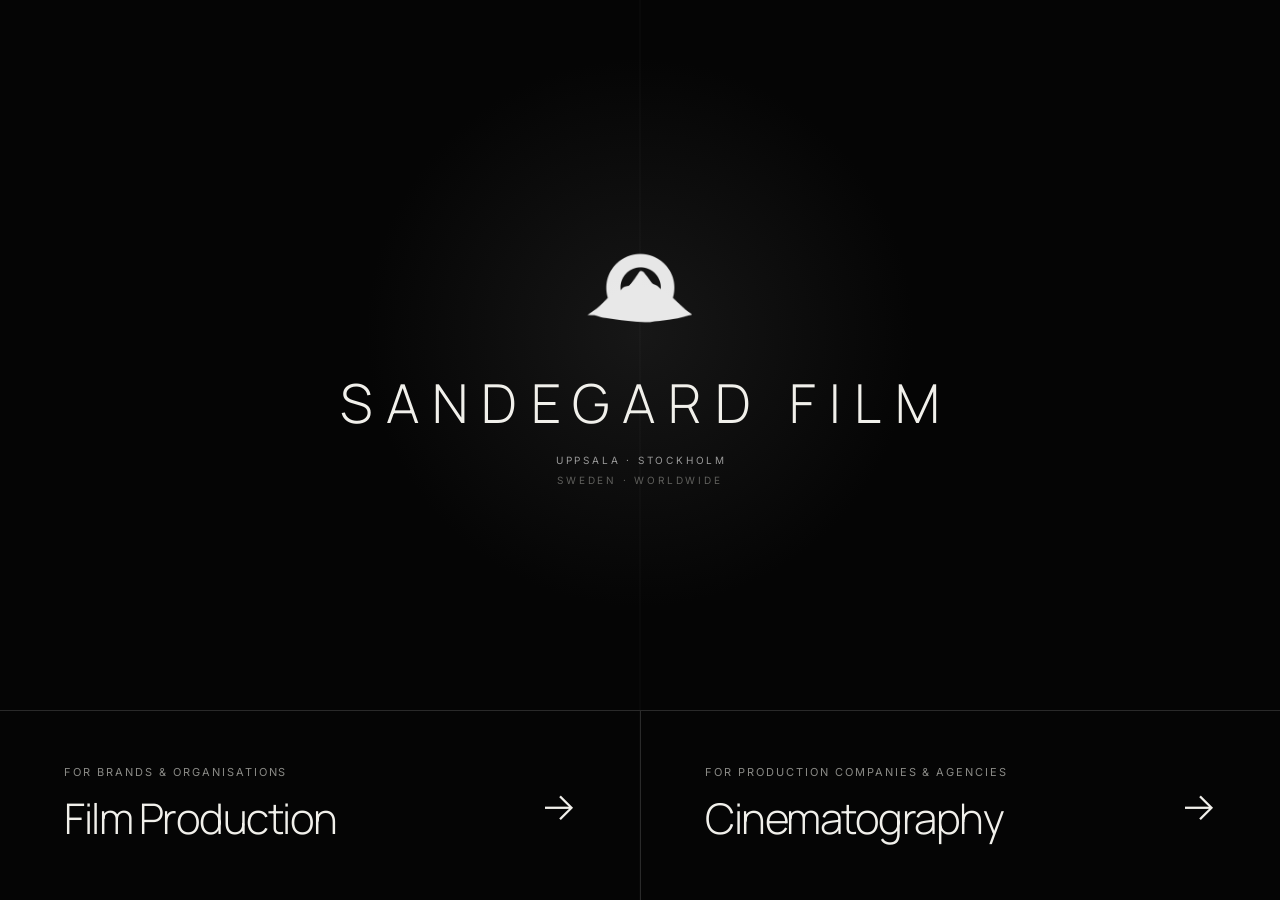
<file: index.html>
<!doctype html>
<html lang="en">
<head>
  <meta charset="utf-8">
  <meta name="viewport" content="width=device-width, initial-scale=1">
  <title>Filmproduktion & stillbild i Uppsala | Sandegard Film</title>
  <meta name="description" content="Sandegard Film producerar film, reklamfilm och stillbild för företag och organisationer i Uppsala, Knivsta och Stockholm.">
  <meta name="robots" content="index, follow, max-image-preview:large, max-video-preview:-1">
  <link rel="canonical" href="https://sandegardfilm.com/">
  <meta name="theme-color" content="#050505">
  <link rel="preconnect" href="https://fonts.googleapis.com">
  <link rel="preconnect" href="https://fonts.gstatic.com" crossorigin>
  <link href="https://fonts.googleapis.com/css2?family=Inter:wght@300;400;500&family=Manrope:wght@300;400;500&display=swap" rel="stylesheet">
  <link rel="icon" type="image/png" sizes="64x64" href="assets/favicon-64.png">
  <link rel="apple-touch-icon" sizes="180x180" href="assets/apple-touch-icon.png">
  <script type="application/ld+json">
  {
    "@context": "https://schema.org",
    "@graph": [
      {
        "@type": "Organization",
        "@id": "https://sandegardfilm.com/#organization",
        "name": "Sandegard Film AB",
        "alternateName": "Sandegard Film",
        "url": "https://sandegardfilm.com/",
        "logo": "https://sandegardfilm.com/assets/sandegard-mark.png",
        "email": "me@sandegardfilm.com",
        "telephone": "+46705318901",
        "founder": {"@id": "https://sandegardfilm.com/#gustav-sandegard"},
        "areaServed": [
          {"@type": "City", "name": "Uppsala"},
          {"@type": "AdministrativeArea", "name": "Knivsta kommun"},
          {"@type": "City", "name": "Stockholm"},
          {"@type": "Country", "name": "Sweden"}
        ],
        "sameAs": ["https://se.linkedin.com/in/gsandegard"]
      },
      {
        "@type": "Person",
        "@id": "https://sandegardfilm.com/#gustav-sandegard",
        "name": "Gustav Sandegård",
        "jobTitle": "Filmfotograf och producent",
        "worksFor": {"@id": "https://sandegardfilm.com/#organization"},
        "url": "https://sandegardfilm.com/cinematography",
        "sameAs": ["https://se.linkedin.com/in/gsandegard"]
      },
      {
        "@type": "WebSite",
        "@id": "https://sandegardfilm.com/#website",
        "url": "https://sandegardfilm.com/",
        "name": "Sandegard Film",
        "publisher": {"@id": "https://sandegardfilm.com/#organization"},
        "inLanguage": ["sv-SE", "en"]
      }
    ]
  }
  </script>
  <style>
    :root{--bg:#050505;--fg:#f1f0eb;--muted:#8a8a86;--line:#2a2a2a}
    *{box-sizing:border-box}html,body{height:100%;margin:0;background:var(--bg);color:var(--fg);font-family:Inter,Arial,sans-serif}body{min-height:100svh}a{color:inherit;text-decoration:none}
    .entrance{position:relative;min-height:100svh;display:grid;grid-template-rows:1fr auto;overflow:hidden;background:radial-gradient(circle at 50% 37%,#171717 0,transparent 32%),#050505}
    .entrance:before{content:"";position:absolute;inset:0;pointer-events:none;opacity:.2;background-image:linear-gradient(90deg,transparent 49.92%,rgba(255,255,255,.16) 50%,transparent 50.08%)}
    .identity{position:relative;z-index:1;display:grid;place-content:center;text-align:center;padding:55px 24px 44px}.mark{width:clamp(90px,9vw,132px);height:clamp(90px,9vw,132px);margin:0 auto 30px}.mark img{display:block;width:100%;height:100%;object-fit:contain;filter:grayscale(1) brightness(0) invert(1);opacity:.9}.wordmark{font-family:Manrope,sans-serif;text-transform:uppercase;font-size:clamp(29px,4.2vw,64px);line-height:1;letter-spacing:.25em;font-weight:300;margin:0;text-indent:.25em}.location{text-transform:uppercase;letter-spacing:.28em;color:#999;font-size:10px;line-height:2;margin:20px 0 0;text-indent:.28em}.location span{color:#5f5f5c}
    .directions{position:relative;z-index:2;display:grid;grid-template-columns:1fr 1fr;border-top:1px solid var(--line)}.direction{min-height:clamp(150px,21vh,230px);display:flex;justify-content:space-between;align-items:center;padding:clamp(26px,4vw,56px) clamp(24px,5vw,78px);transition:background .35s,color .35s}.direction+.direction{border-left:1px solid var(--line)}.direction:hover,.direction:focus-visible{background:#efeee9;color:#090909;outline:0}.direction small{display:block;text-transform:uppercase;letter-spacing:.18em;font-size:11px;color:var(--muted);margin-bottom:10px}.direction:hover small{color:#686864}.direction strong{font-family:Manrope,sans-serif;font-size:clamp(24px,3.3vw,48px);font-weight:300;letter-spacing:-.035em}.arrow{font-size:clamp(28px,3vw,43px);font-weight:300;transition:transform .3s}.direction:hover .arrow{transform:translateX(9px)}
    @media(max-width:700px){.entrance:before{display:none}.identity{padding-top:36px}.mark{margin-bottom:25px}.wordmark{font-size:clamp(25px,8vw,40px);letter-spacing:.18em;text-indent:.18em}.directions{grid-template-columns:1fr}.direction{min-height:132px;padding:27px 25px}.direction+.direction{border-left:0;border-top:1px solid var(--line)}.direction strong{font-size:28px}}
    @media(prefers-reduced-motion:reduce){*{transition:none!important}}
  </style>
  <link rel="stylesheet" href="/assets/reveal.css?v=1">
</head>
<body>
  <main class="entrance">
    <section class="identity" aria-labelledby="brand-title">
      <div class="mark"><img src="assets/sandegard-mark.png" alt="Sandegard Film"></div>
      <h1 class="wordmark" id="brand-title">Sandegard Film</h1>
      <p class="location">Uppsala · Stockholm<br><span>Sweden · Worldwide</span></p>
    </section>
    <nav class="directions" aria-label="Välj inriktning">
      <a class="direction" href="production.html"><span><small>For brands & organisations</small><strong>Film Production</strong></span><span class="arrow">→</span></a>
      <a class="direction" href="cinematography"><span><small>For production companies & agencies</small><strong>Cinematography</strong></span><span class="arrow">→</span></a>
    </nav>
  </main>
  <script src="/assets/reveal.js?v=1"></script>
</body>
</html>
</file>
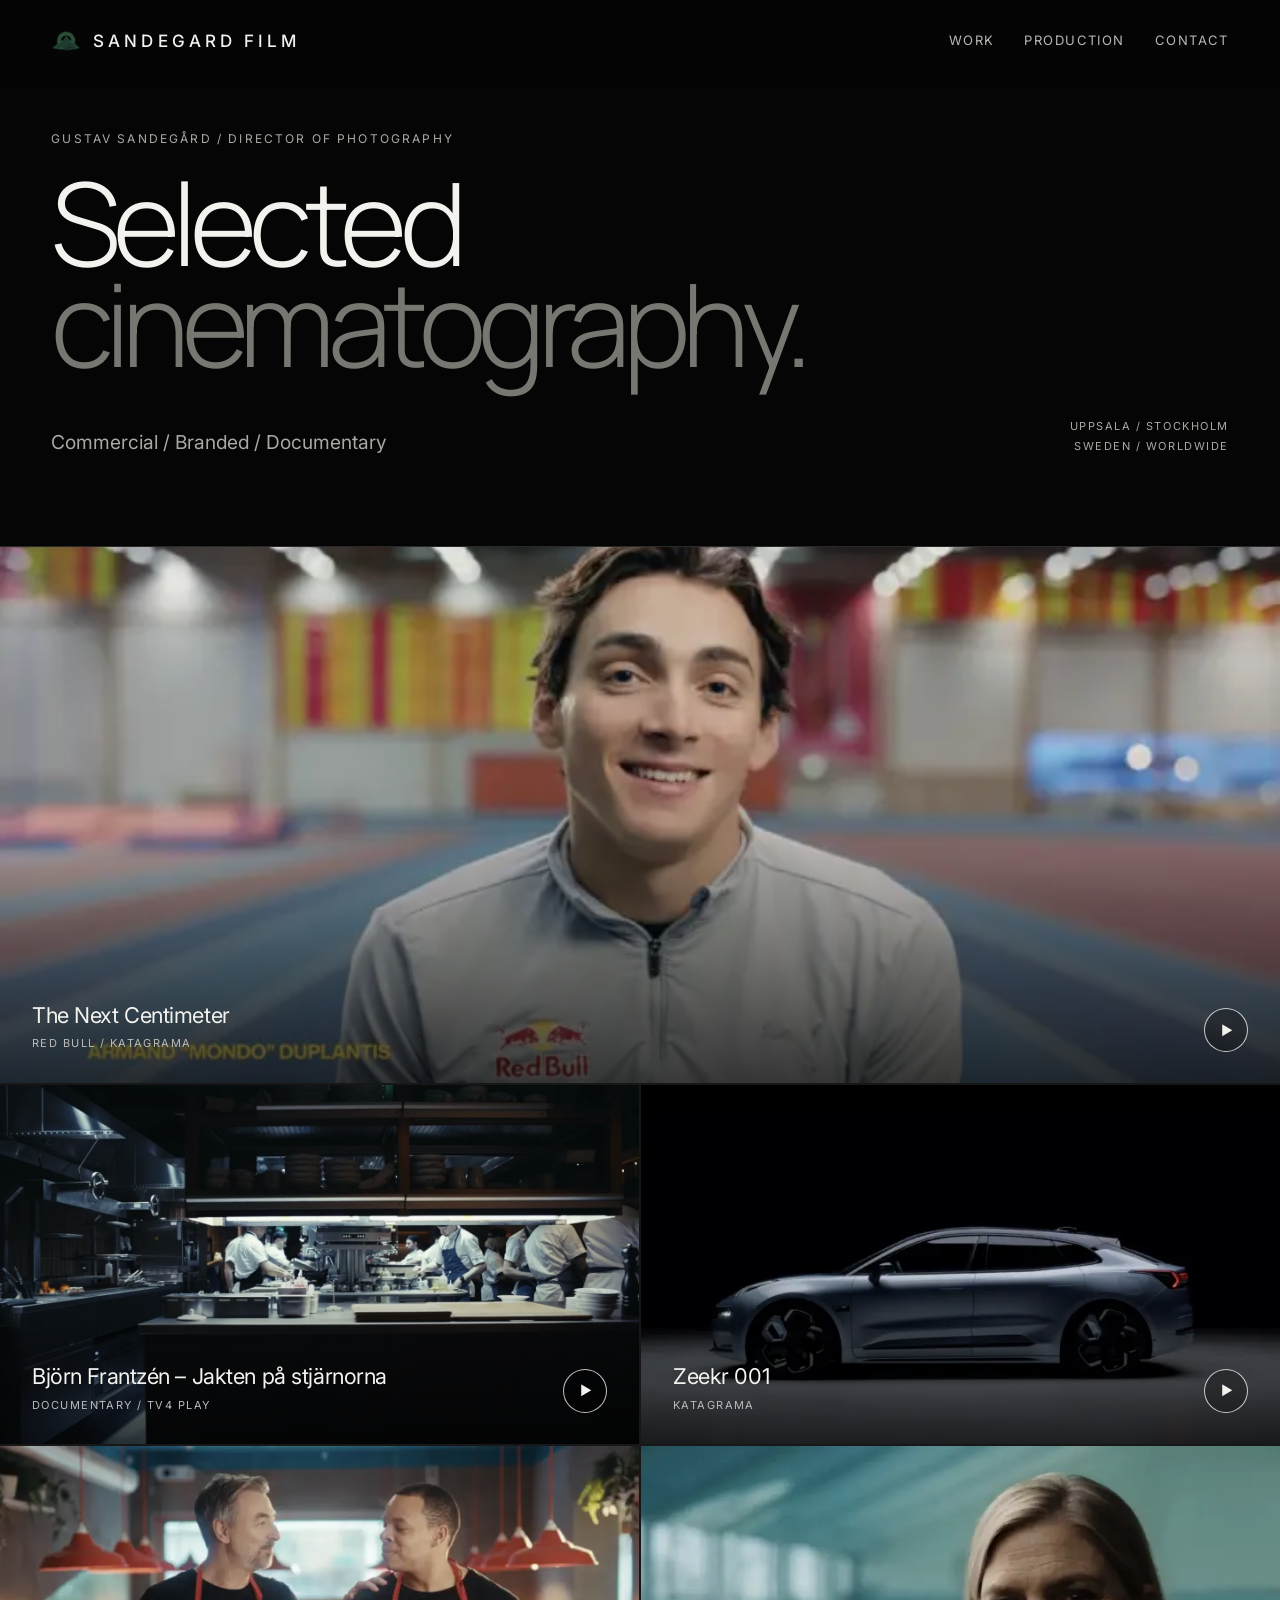
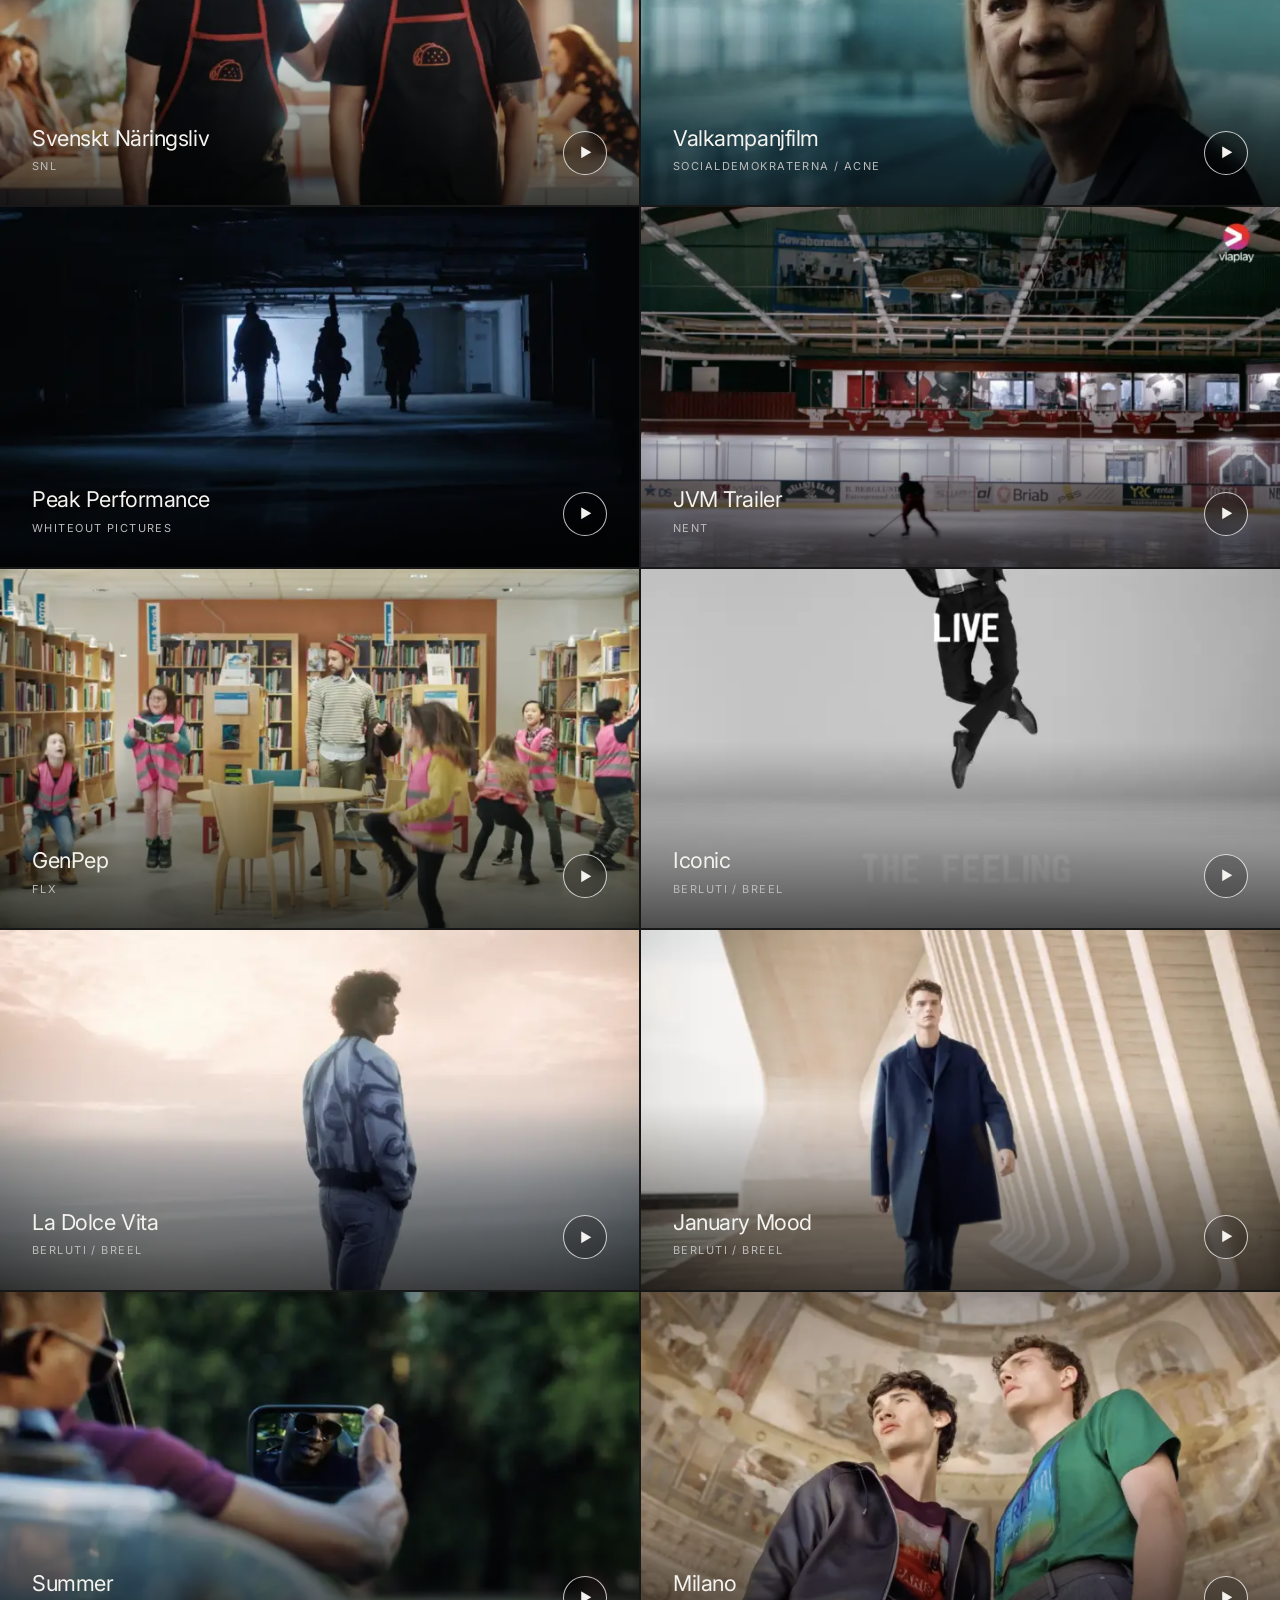
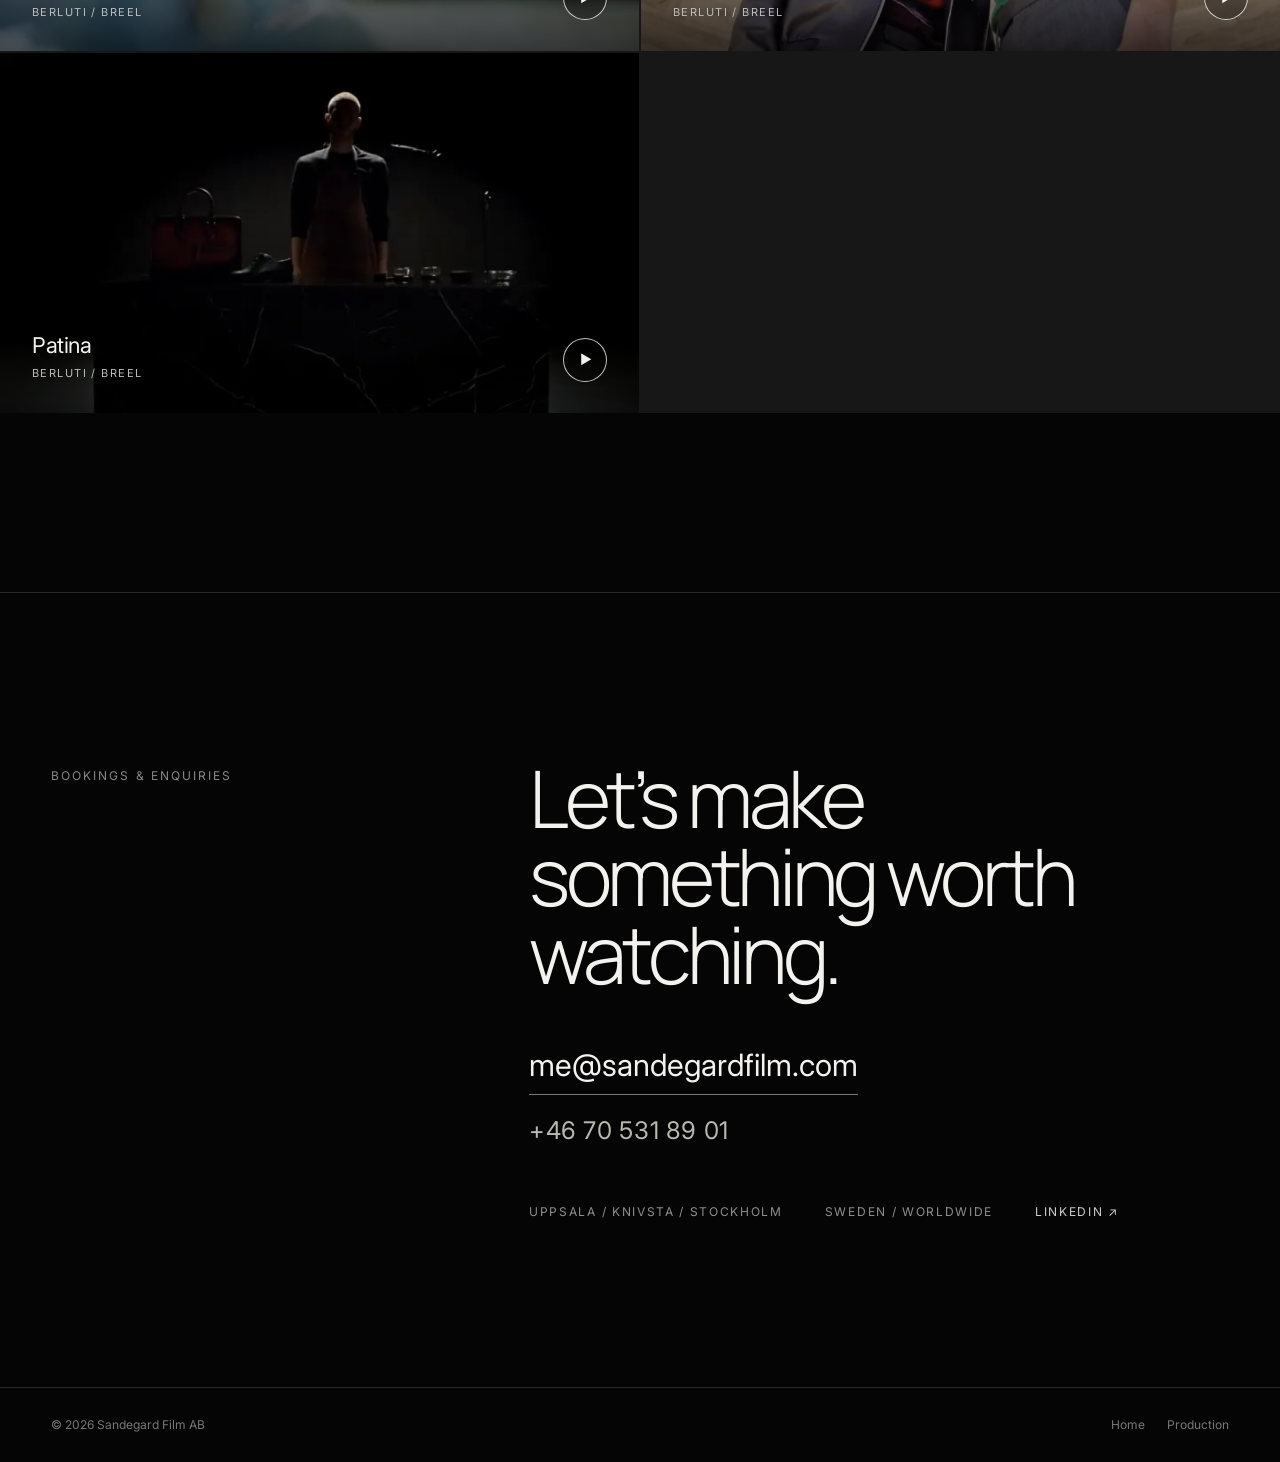
<file: cinematography.html>
<!doctype html>
<html lang="en">
<head>
  <meta charset="utf-8">
  <meta name="viewport" content="width=device-width, initial-scale=1">
  <title>Filmfotograf / DoP i Uppsala & Stockholm | Gustav Sandegård</title>
  <meta name="description" content="Gustav Sandegård är filmfotograf och Director of Photography för reklamfilm, branded content och dokumentärt i Uppsala, Stockholm och internationellt.">
  <meta name="robots" content="index, follow, max-image-preview:large, max-video-preview:-1">
  <link rel="canonical" href="https://sandegardfilm.com/cinematography">
  <meta name="theme-color" content="#050505">
  <link rel="preconnect" href="https://fonts.googleapis.com">
  <link rel="preconnect" href="https://fonts.gstatic.com" crossorigin>
  <link href="https://fonts.googleapis.com/css2?family=Inter:wght@300;400;500&family=Manrope:wght@300;400;500&display=swap" rel="stylesheet">
  <link rel="icon" type="image/png" sizes="64x64" href="assets/favicon-64.png">
  <link rel="apple-touch-icon" sizes="180x180" href="assets/apple-touch-icon.png">
  <script type="application/ld+json">
  {
    "@context": "https://schema.org",
    "@graph": [
      {
        "@type": "Person",
        "@id": "https://sandegardfilm.com/#gustav-sandegard",
        "name": "Gustav Sandegård",
        "jobTitle": "Filmfotograf / Director of Photography",
        "url": "https://sandegardfilm.com/cinematography",
        "email": "me@sandegardfilm.com",
        "telephone": "+46705318901",
        "worksFor": {"@id": "https://sandegardfilm.com/#organization"},
        "knowsAbout": ["Cinematography", "Commercial filmmaking", "Documentary filmmaking", "Still photography"],
        "sameAs": ["https://se.linkedin.com/in/gsandegard"]
      },
      {
        "@type": "Organization",
        "@id": "https://sandegardfilm.com/#organization",
        "name": "Sandegard Film AB",
        "url": "https://sandegardfilm.com/",
        "logo": "https://sandegardfilm.com/assets/sandegard-mark.png"
      },
      {
        "@type": "Service",
        "@id": "https://sandegardfilm.com/cinematography#service",
        "name": "Gustav Sandegård – Director of Photography",
        "url": "https://sandegardfilm.com/cinematography",
        "provider": {"@id": "https://sandegardfilm.com/#gustav-sandegard"},
        "areaServed": ["Uppsala", "Knivsta", "Stockholm", "Sweden", "Worldwide"]
      }
    ]
  }
  </script>
  <style>
    :root{--black:#050505;--white:#f3f2ee;--muted:#979792;--line:#292929;--pad:clamp(22px,4vw,70px);--max:1540px}
    *{box-sizing:border-box}html{scroll-behavior:smooth;background:var(--black)}body{margin:0;background:var(--black);color:var(--white);font-family:Inter,Arial,sans-serif;font-size:16px;line-height:1.5}body.modal-open{overflow:hidden}a{color:inherit;text-decoration:none}button{font:inherit;color:inherit}img{display:block;width:100%;height:100%;object-fit:cover}.wrap{width:min(100%,var(--max));margin:auto;padding-inline:var(--pad)}
    .nav{position:fixed;z-index:30;top:0;left:0;right:0;height:82px;display:flex;align-items:center;background:linear-gradient(180deg,rgba(5,5,5,.9),rgba(5,5,5,0));transition:.25s}.nav.scrolled{background:rgba(5,5,5,.92);backdrop-filter:blur(16px);border-bottom:1px solid #1b1b1b}.nav-inner{display:flex;align-items:center;justify-content:space-between;width:100%}.brand{display:inline-flex;align-items:center;gap:12px;font-size:17px;line-height:1;letter-spacing:.24em;font-weight:500;text-transform:uppercase}.brand img{width:30px;height:30px;object-fit:contain;flex:0 0 auto}.nav-links{display:flex;align-items:center;gap:30px;font-size:13px;text-transform:uppercase;letter-spacing:.11em}.nav-links a{color:#b8b8b3;transition:.2s}.nav-links a:hover{color:#fff}
    .hero{min-height:60svh;display:flex;align-items:end;padding-top:130px;padding-bottom:clamp(55px,7vw,100px)}.hero-kicker{margin:0 0 24px;color:#aaa9a4;font-size:12px;text-transform:uppercase;letter-spacing:.18em}.hero h1{font-family:Manrope,sans-serif;font-size:clamp(54px,9vw,138px);font-weight:300;line-height:.88;letter-spacing:-.065em;margin:0;max-width:1250px}.hero h1 span{color:#777772}.hero-foot{display:flex;align-items:end;justify-content:space-between;gap:40px;margin-top:42px}.hero-foot p{margin:0;color:#aaa9a4;font-size:clamp(16px,1.5vw,21px)}.hero-foot .place{text-align:right;text-transform:uppercase;letter-spacing:.14em;font-size:11px;line-height:1.8}
    .work{border-top:1px solid var(--line);padding-bottom:clamp(110px,14vw,200px)}.work-grid{display:grid;grid-template-columns:1fr 1fr;gap:2px;background:#171717}.film-card{position:relative;display:block;width:100%;aspect-ratio:16/9;padding:0;border:0;background:#0b0b0b;overflow:hidden;cursor:pointer;text-align:left}.film-card:first-child{grid-column:1/3;aspect-ratio:2.39/1}.film-card img{transition:transform 1.1s ease,filter .5s ease}.film-card:after{content:"";position:absolute;inset:0;background:linear-gradient(0deg,rgba(0,0,0,.68),transparent 52%);transition:.35s}.film-card:hover img{transform:scale(1.014)}.film-card:hover:after{background:linear-gradient(0deg,rgba(0,0,0,.58),transparent 55%)}.card-copy{position:absolute;z-index:1;left:clamp(18px,2.5vw,38px);right:clamp(18px,2.5vw,38px);bottom:clamp(17px,2.4vw,34px);display:flex;justify-content:space-between;align-items:end;gap:18px}.card-copy strong{display:block;font-size:clamp(17px,1.7vw,25px);font-weight:400;letter-spacing:-.02em}.card-copy small{display:block;margin-top:4px;color:#bbb;font-size:11px;text-transform:uppercase;letter-spacing:.13em}.play{display:grid;place-items:center;flex:0 0 auto;width:44px;height:44px;border:1px solid rgba(255,255,255,.75);border-radius:50%;background:rgba(0,0,0,.24);backdrop-filter:blur(8px);font-size:13px;padding-left:2px}
    .contact{border-top:1px solid var(--line);padding-block:clamp(95px,13vw,180px)}.contact-grid{display:grid;grid-template-columns:1fr 2fr;gap:clamp(45px,10vw,150px)}.contact-label{margin:8px 0 0;color:#888;font-size:12px;text-transform:uppercase;letter-spacing:.17em}.contact h2{font-family:Manrope,sans-serif;font-size:clamp(43px,6.2vw,92px);font-weight:300;line-height:.98;letter-spacing:-.055em;margin:0 0 50px}.email{display:inline-block;font-size:clamp(20px,2.4vw,34px);border-bottom:1px solid #777;padding-bottom:5px}.email:hover{border-color:#fff}.contact-meta{display:flex;flex-wrap:wrap;gap:18px 42px;margin-top:55px;color:#8f8f8a;font-size:12px;text-transform:uppercase;letter-spacing:.14em}.contact-meta a{color:#ccc}.contact-meta a:hover{color:#fff}
    .footer{border-top:1px solid var(--line);padding:28px 0;color:#777;font-size:12px}.footer-inner{display:flex;justify-content:space-between;gap:20px}.footer-nav{display:flex;gap:22px}
    .film-modal[hidden]{display:none}.film-modal{position:fixed;z-index:100;inset:0;display:grid;place-items:center;padding:clamp(18px,4vw,60px);background:rgba(0,0,0,.94);backdrop-filter:blur(12px)}.film-modal-frame{position:relative;width:min(1180px,100%);aspect-ratio:16/9;background:#000;box-shadow:0 30px 100px rgba(0,0,0,.55)}.film-modal-frame iframe{position:absolute;inset:0;width:100%;height:100%;border:0}.film-modal-close{position:absolute;z-index:1;right:0;bottom:calc(100% + 12px);border:0;background:none;color:#fff;padding:8px 0 8px 18px;cursor:pointer;text-transform:uppercase;letter-spacing:.12em;font-size:12px}
    @media(max-width:760px){.nav{height:68px}.brand{gap:9px;font-size:13px}.brand img{width:24px;height:24px}.nav-links a:first-child{display:none}.nav-links{gap:18px;font-size:11px}.hero{min-height:54svh;padding-top:110px}.hero-foot{display:block}.hero-foot .place{margin-top:25px;text-align:left}.work-grid{grid-template-columns:1fr}.film-card:first-child{grid-column:auto;aspect-ratio:16/9}.film-card{aspect-ratio:16/9}.contact-grid{display:block}.contact-label{margin:0 0 28px}.footer-inner{display:block}.footer-nav{margin-top:14px;flex-wrap:wrap}.film-modal{padding:16px}.film-modal-close{bottom:calc(100% + 8px)}}
    @media(prefers-reduced-motion:reduce){html{scroll-behavior:auto}*{transition:none!important}}
  </style>
  <link rel="stylesheet" href="/assets/reveal.css?v=1">
  <style>.contact-links{display:flex;flex-direction:column;align-items:flex-start;gap:17px}.phone{font-size:clamp(18px,1.9vw,26px);color:#b8b8b3;letter-spacing:.025em;transition:color .2s}.phone:hover{color:#fff}</style>
</head>
<body>
  <header class="nav" id="nav"><div class="wrap nav-inner">
    <a class="brand" href="./"><img src="assets/sandegard-mark.png" alt="" aria-hidden="true"><span>Sandegard Film</span></a>
    <nav class="nav-links" aria-label="Main navigation">
      <a href="#work">Work</a>
      <a href="production">Production</a>
      <a href="#contact">Contact</a>
    </nav>
  </div></header>

  <main>
    <section class="hero"><div class="wrap">
      <p class="hero-kicker">Gustav Sandegård / Director of Photography</p>
      <h1>Selected<br><span>cinematography.</span></h1>
      <div class="hero-foot">
        <p>Commercial / Branded / Documentary</p>
        <p class="place">Uppsala / Stockholm<br>Sweden / Worldwide</p>
      </div>
    </div></section>

    <section class="work" id="work" aria-label="Selected cinematography"><div class="work-grid">
      <button class="film-card" type="button" data-film-id="1018603407" data-film-title="The Next Centimeter" aria-label="Play The Next Centimeter">
        <img src="assets/dop-mondo.webp" alt="Armand Duplantis in The Next Centimeter">
        <span class="card-copy"><span><strong>The Next Centimeter</strong><small>Red Bull / Katagrama</small></span><span class="play" aria-hidden="true">▶</span></span>
      </button>
      <button class="film-card" type="button" data-film-id="1083813545" data-film-title="Björn Frantzén – Jakten på stjärnorna" aria-label="Play Björn Frantzén – Jakten på stjärnorna">
        <img src="assets/dop-frantzen.webp" alt="The kitchen brigade at work in the documentary Björn Frantzén – Jakten på stjärnorna" loading="lazy">
        <span class="card-copy"><span><strong>Björn Frantzén – Jakten på stjärnorna</strong><small>Documentary / TV4 Play</small></span><span class="play" aria-hidden="true">▶</span></span>
      </button>
      <button class="film-card" type="button" data-film-id="1018295068" data-film-title="Zeekr 001" aria-label="Play Zeekr 001">
        <img src="assets/dop-zeekr.webp" alt="Zeekr 001 in profile" loading="lazy">
        <span class="card-copy"><span><strong>Zeekr 001</strong><small>Katagrama</small></span><span class="play" aria-hidden="true">▶</span></span>
      </button>
      <button class="film-card" type="button" data-film-id="1018265556" data-film-title="Svenskt Näringsliv" aria-label="Play Svenskt Näringsliv">
        <img src="assets/dop-svenskt-naringsliv.webp" alt="Two restaurant workers in a campaign for Svenskt Näringsliv" loading="lazy">
        <span class="card-copy"><span><strong>Svenskt Näringsliv</strong><small>SNL</small></span><span class="play" aria-hidden="true">▶</span></span>
      </button>
      <button class="film-card" type="button" data-film-id="743037748" data-film-title="Valkampanjfilm" aria-label="Play Valkampanjfilm">
        <img src="assets/dop-socialdemokraterna.webp" alt="Valkampanjfilm för Socialdemokraterna" loading="lazy">
        <span class="card-copy"><span><strong>Valkampanjfilm</strong><small>Socialdemokraterna / ACNE</small></span><span class="play" aria-hidden="true">▶</span></span>
      </button>
      <button class="film-card" type="button" data-film-id="616771107" data-film-title="Peak Performance" aria-label="Play Peak Performance">
        <img src="assets/dop-peak-performance.webp" alt="Skiers in a Peak Performance film" loading="lazy">
        <span class="card-copy"><span><strong>Peak Performance</strong><small>Whiteout Pictures</small></span><span class="play" aria-hidden="true">▶</span></span>
      </button>
      <button class="film-card" type="button" data-film-id="616762867" data-film-title="JVM Trailer" aria-label="Play JVM Trailer">
        <img src="assets/dop-jvm-trailer.webp" alt="Ice hockey player in the JVM Trailer" loading="lazy">
        <span class="card-copy"><span><strong>JVM Trailer</strong><small>NENT</small></span><span class="play" aria-hidden="true">▶</span></span>
      </button>
      <button class="film-card" type="button" data-film-id="616771398" data-film-title="GenPep" aria-label="Play GenPep">
        <img src="assets/dop-genpep.webp" alt="Children in motion in a GenPep film" loading="lazy">
        <span class="card-copy"><span><strong>GenPep</strong><small>FLX</small></span><span class="play" aria-hidden="true">▶</span></span>
      </button>
      <button class="film-card" type="button" data-film-id="743026011" data-film-title="Iconic" aria-label="Play Iconic">
        <img src="assets/dop-berluti-iconic.webp" alt="Berluti Iconic campaign" loading="lazy">
        <span class="card-copy"><span><strong>Iconic</strong><small>Berluti / BREEL</small></span><span class="play" aria-hidden="true">▶</span></span>
      </button>
      <button class="film-card" type="button" data-film-id="743023660" data-film-title="La Dolce Vita" aria-label="Play La Dolce Vita">
        <img src="assets/dop-berluti-dolce-vita.webp" alt="Berluti La Dolce Vita campaign" loading="lazy">
        <span class="card-copy"><span><strong>La Dolce Vita</strong><small>Berluti / BREEL</small></span><span class="play" aria-hidden="true">▶</span></span>
      </button>
      <button class="film-card" type="button" data-film-id="665500695" data-film-title="January Mood" aria-label="Play January Mood">
        <img src="assets/dop-berluti-january.webp" alt="Berluti January Mood campaign" loading="lazy">
        <span class="card-copy"><span><strong>January Mood</strong><small>Berluti / BREEL</small></span><span class="play" aria-hidden="true">▶</span></span>
      </button>
      <button class="film-card" type="button" data-film-id="616751974" data-film-title="Summer" aria-label="Play Summer">
        <img src="assets/dop-berluti-summer.webp" alt="Berluti Summer campaign" loading="lazy">
        <span class="card-copy"><span><strong>Summer</strong><small>Berluti / BREEL</small></span><span class="play" aria-hidden="true">▶</span></span>
      </button>
      <button class="film-card" type="button" data-film-id="616752235" data-film-title="Milano" aria-label="Play Milano">
        <img src="assets/dop-berluti-milano.webp" alt="Berluti Milano campaign" loading="lazy">
        <span class="card-copy"><span><strong>Milano</strong><small>Berluti / BREEL</small></span><span class="play" aria-hidden="true">▶</span></span>
      </button>
      <button class="film-card" type="button" data-film-id="616771645" data-film-title="Patina" aria-label="Play Patina">
        <img src="assets/dop-berluti-patina.webp" alt="Berluti Patina campaign" loading="lazy">
        <span class="card-copy"><span><strong>Patina</strong><small>Berluti / BREEL</small></span><span class="play" aria-hidden="true">▶</span></span>
      </button>
    </div></section>

    <section class="contact" id="contact"><div class="wrap contact-grid">
      <p class="contact-label">Bookings &amp; enquiries</p>
      <div>
        <h2>Let’s make<br>something worth watching.</h2>
        <div class="contact-links"><a class="email" href="mailto:me@sandegardfilm.com">me@sandegardfilm.com</a><a class="phone" href="tel:+46705318901" aria-label="Call Sandegard Film at +46 70 531 89 01">+46 70 531 89 01</a></div>
        <div class="contact-meta"><span>Uppsala / Knivsta / Stockholm</span><span>Sweden / Worldwide</span><a href="https://se.linkedin.com/in/gsandegard" target="_blank" rel="noopener">LinkedIn ↗</a></div>
      </div>
    </div></section>
  </main>

  <div class="film-modal" id="film-modal" role="dialog" aria-modal="true" aria-label="Film player" hidden>
    <div class="film-modal-frame">
      <button class="film-modal-close" type="button" data-film-close>Close ×</button>
      <iframe title="Film player" allow="autoplay; fullscreen; picture-in-picture" allowfullscreen></iframe>
    </div>
  </div>

  <footer class="footer"><div class="wrap footer-inner"><span>© <span id="year"></span> Sandegard Film AB</span><div class="footer-nav"><a href="./">Home</a><a href="production">Production</a></div></div></footer>
  <script>
    const body=document.body,modal=document.getElementById('film-modal'),frame=modal.querySelector('iframe'),closeButton=modal.querySelector('[data-film-close]');let activeTrigger=null;
    const openFilm=trigger=>{activeTrigger=trigger;frame.title=trigger.dataset.filmTitle;frame.src=`https://player.vimeo.com/video/${trigger.dataset.filmId}?autoplay=1&title=0&byline=0&portrait=0&dnt=1`;modal.hidden=false;body.classList.add('modal-open');closeButton.focus()};
    const closeFilm=()=>{if(modal.hidden)return;modal.hidden=true;frame.src='';body.classList.remove('modal-open');activeTrigger?.focus();activeTrigger=null};
    document.querySelectorAll('[data-film-id]').forEach(trigger=>trigger.addEventListener('click',()=>openFilm(trigger)));
    closeButton.addEventListener('click',closeFilm);modal.addEventListener('click',event=>{if(event.target===modal)closeFilm()});addEventListener('keydown',event=>{if(event.key==='Escape')closeFilm()});
    addEventListener('scroll',()=>document.getElementById('nav').classList.toggle('scrolled',scrollY>25),{passive:true});document.getElementById('year').textContent=new Date().getFullYear();
  </script>
  <script src="/assets/reveal.js?v=1"></script>
</body>
</html>
</file>
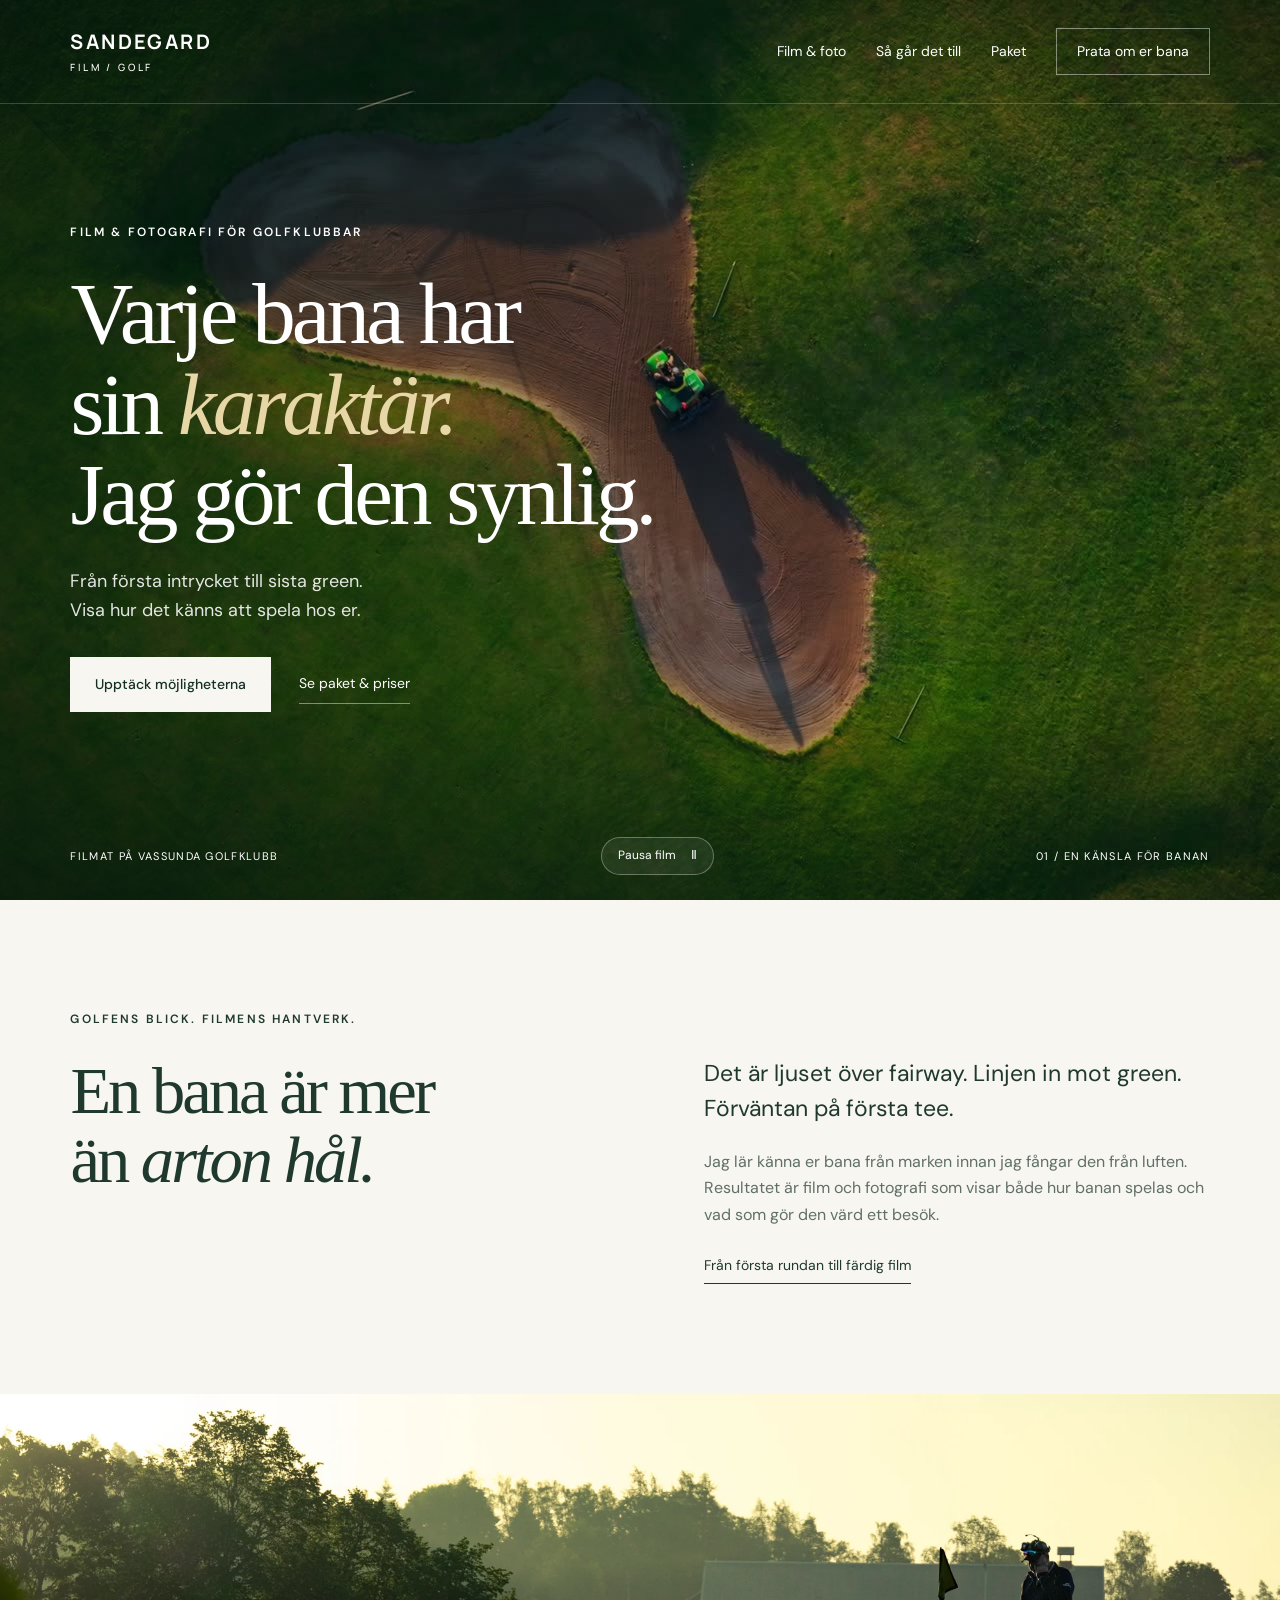
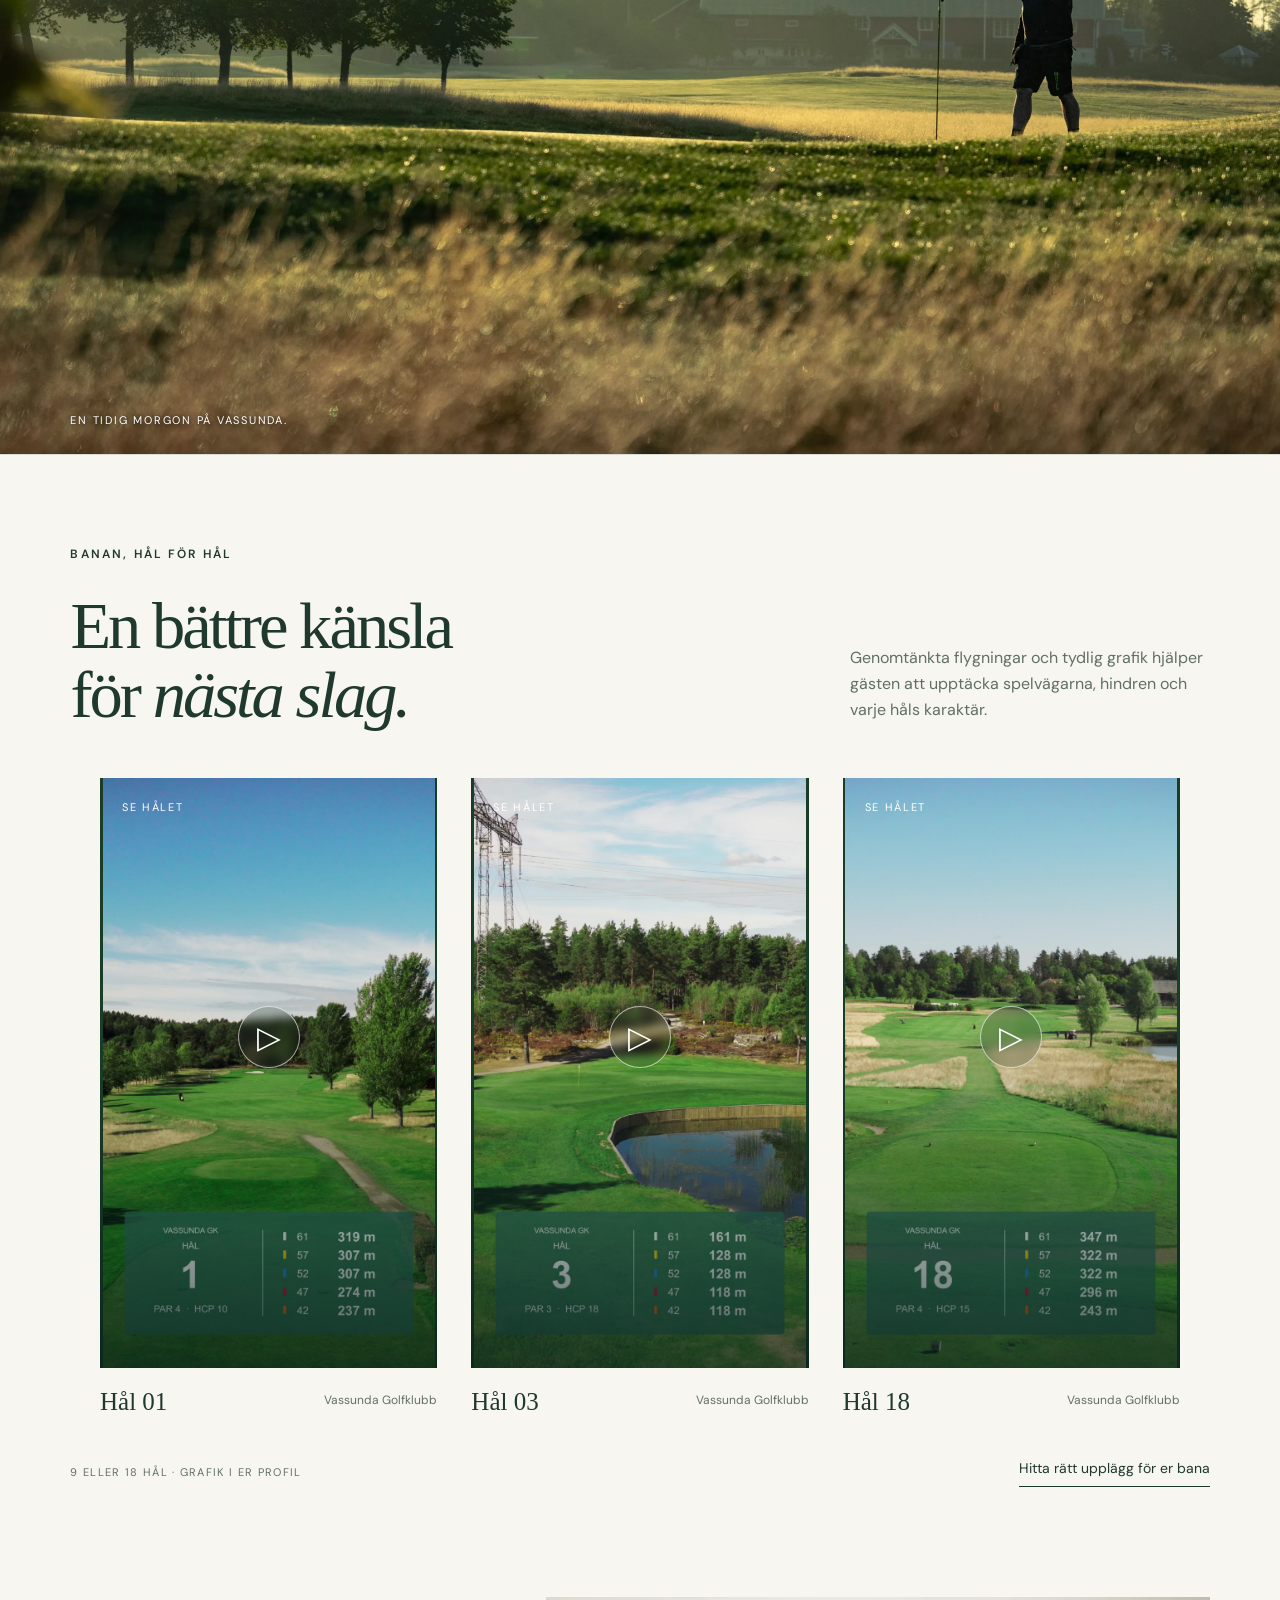
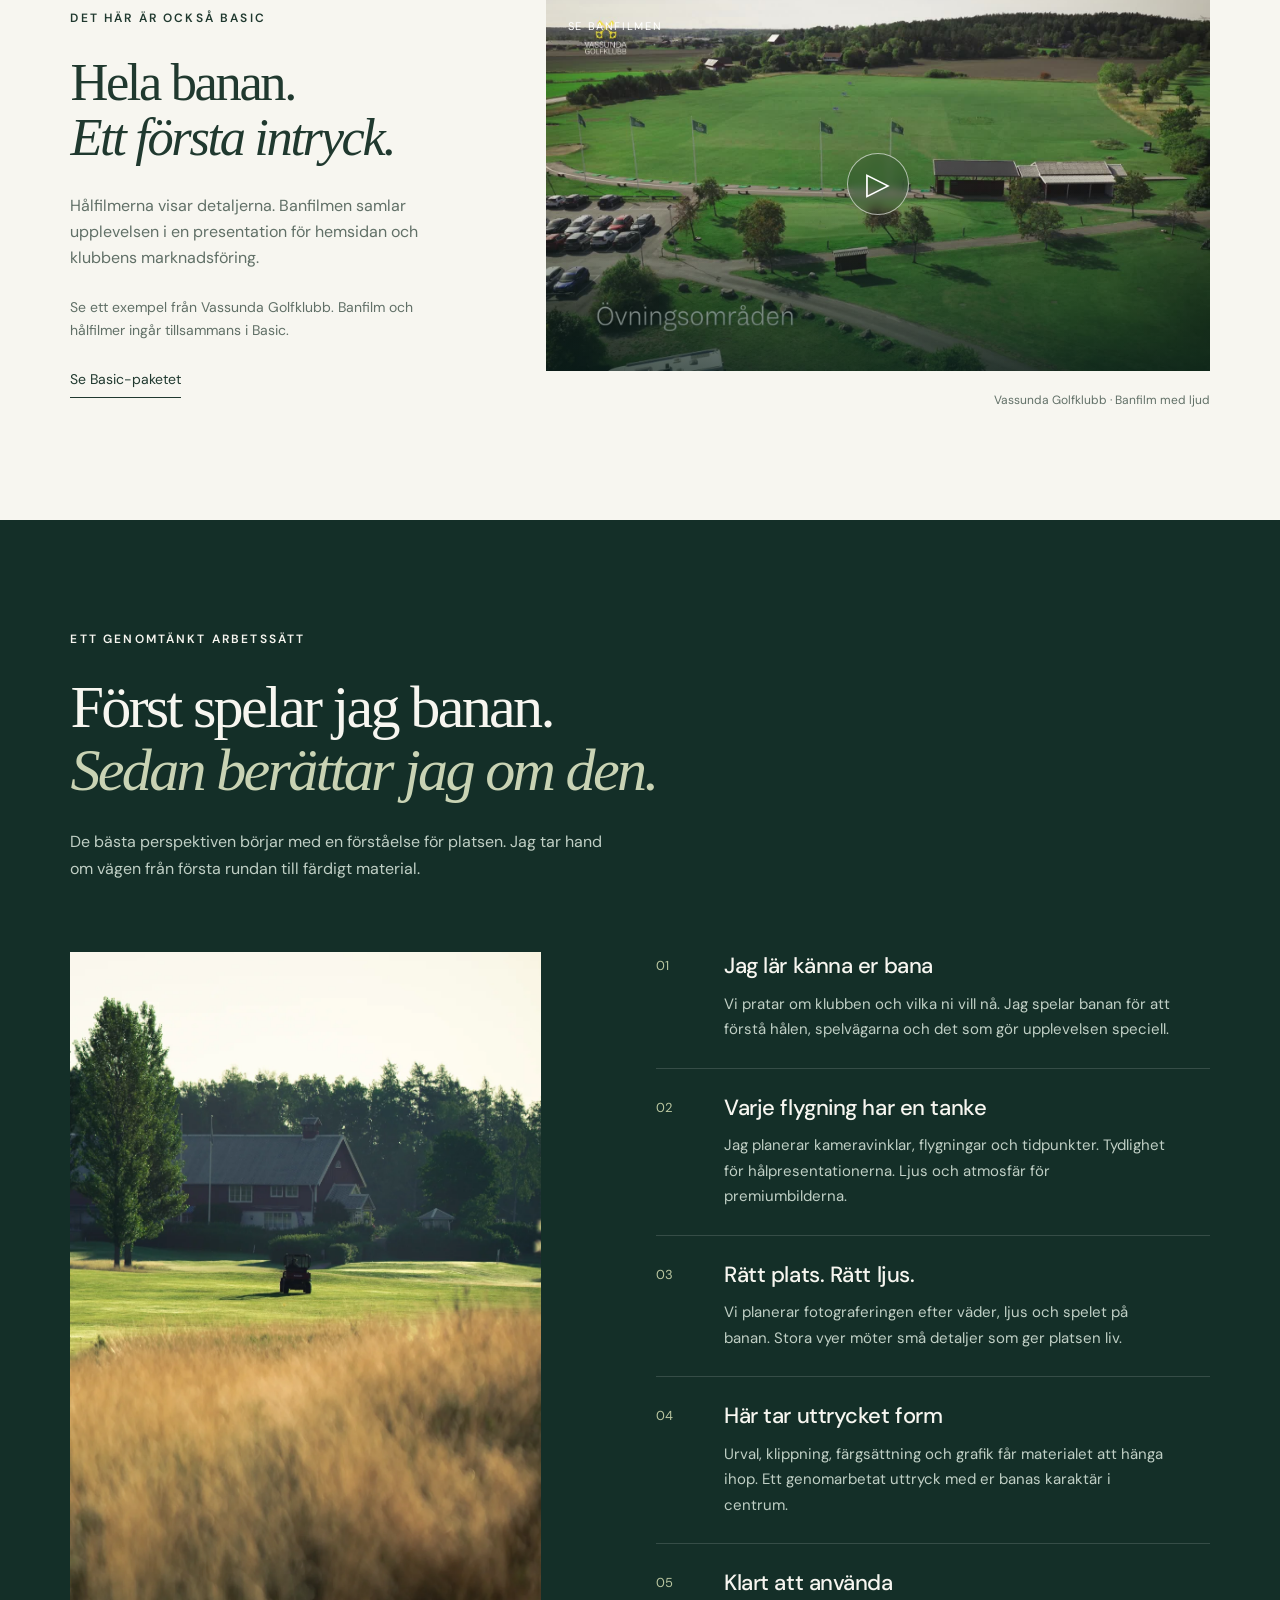
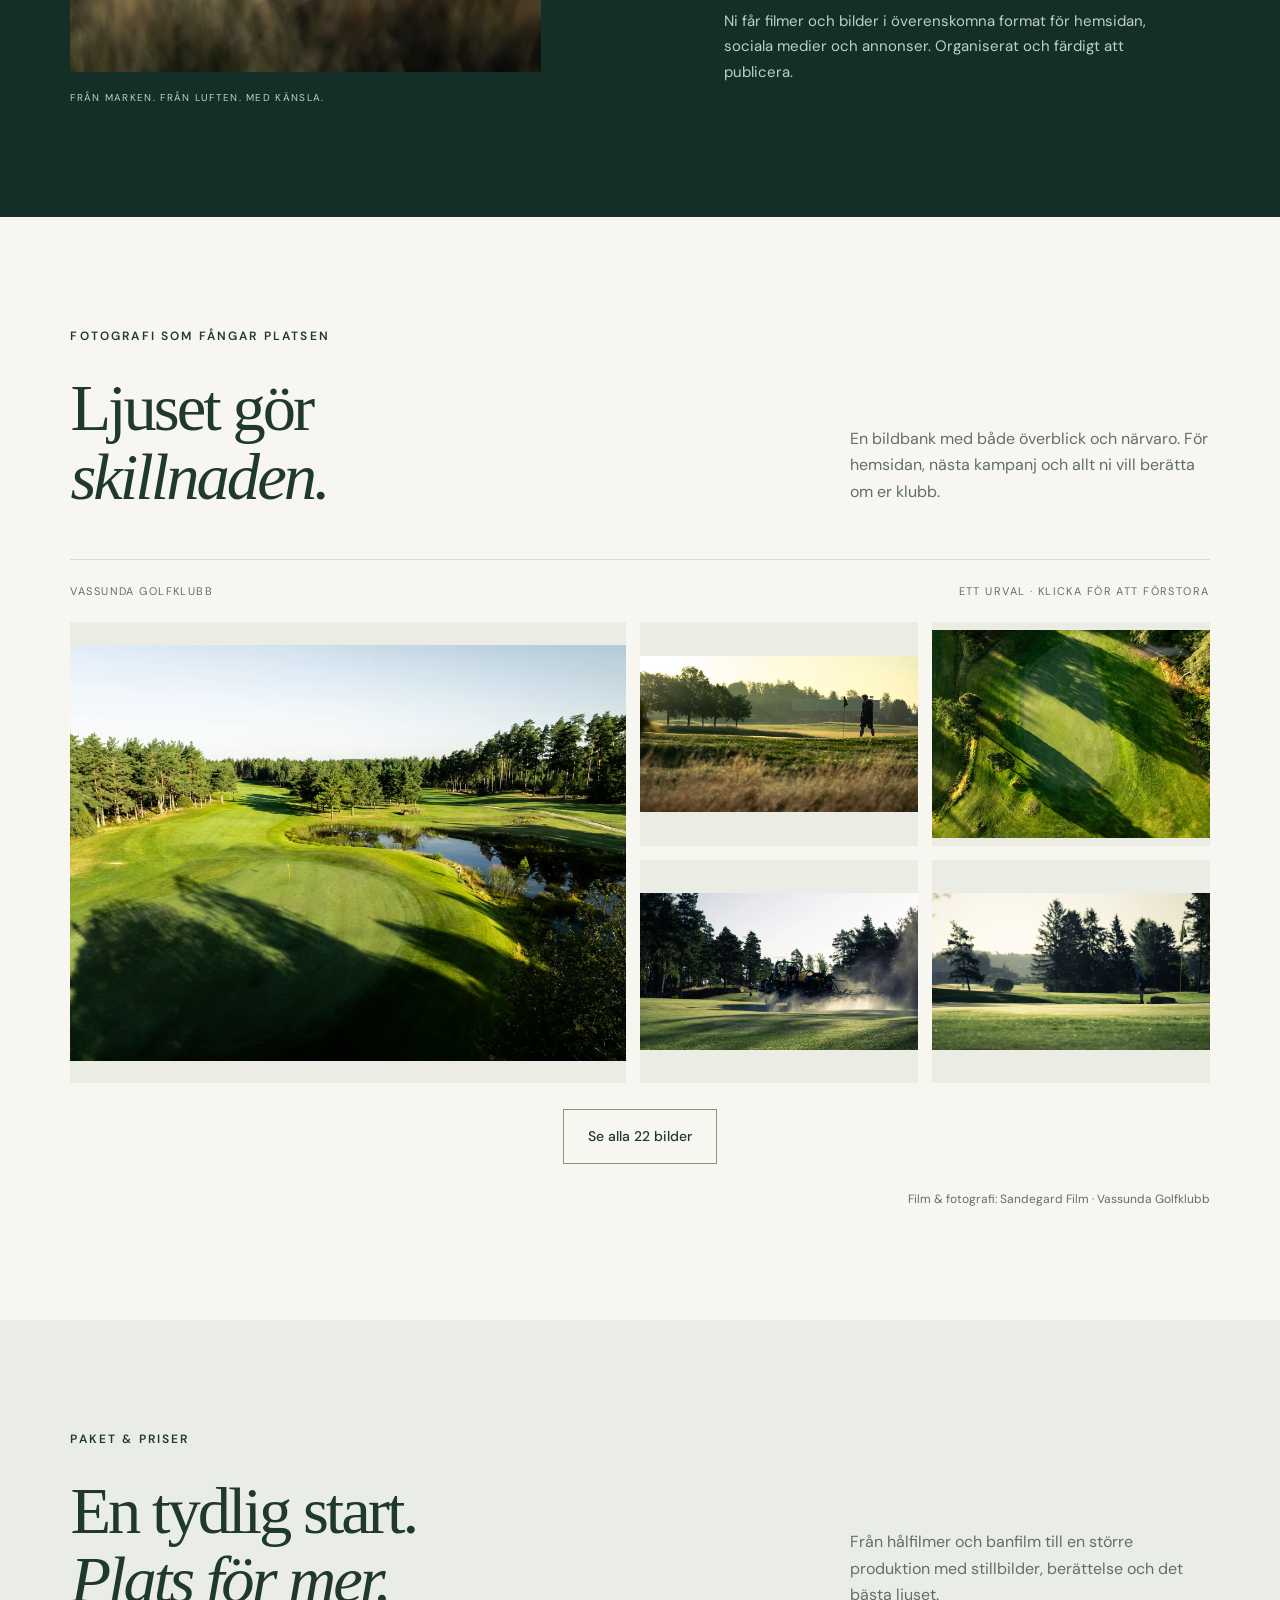
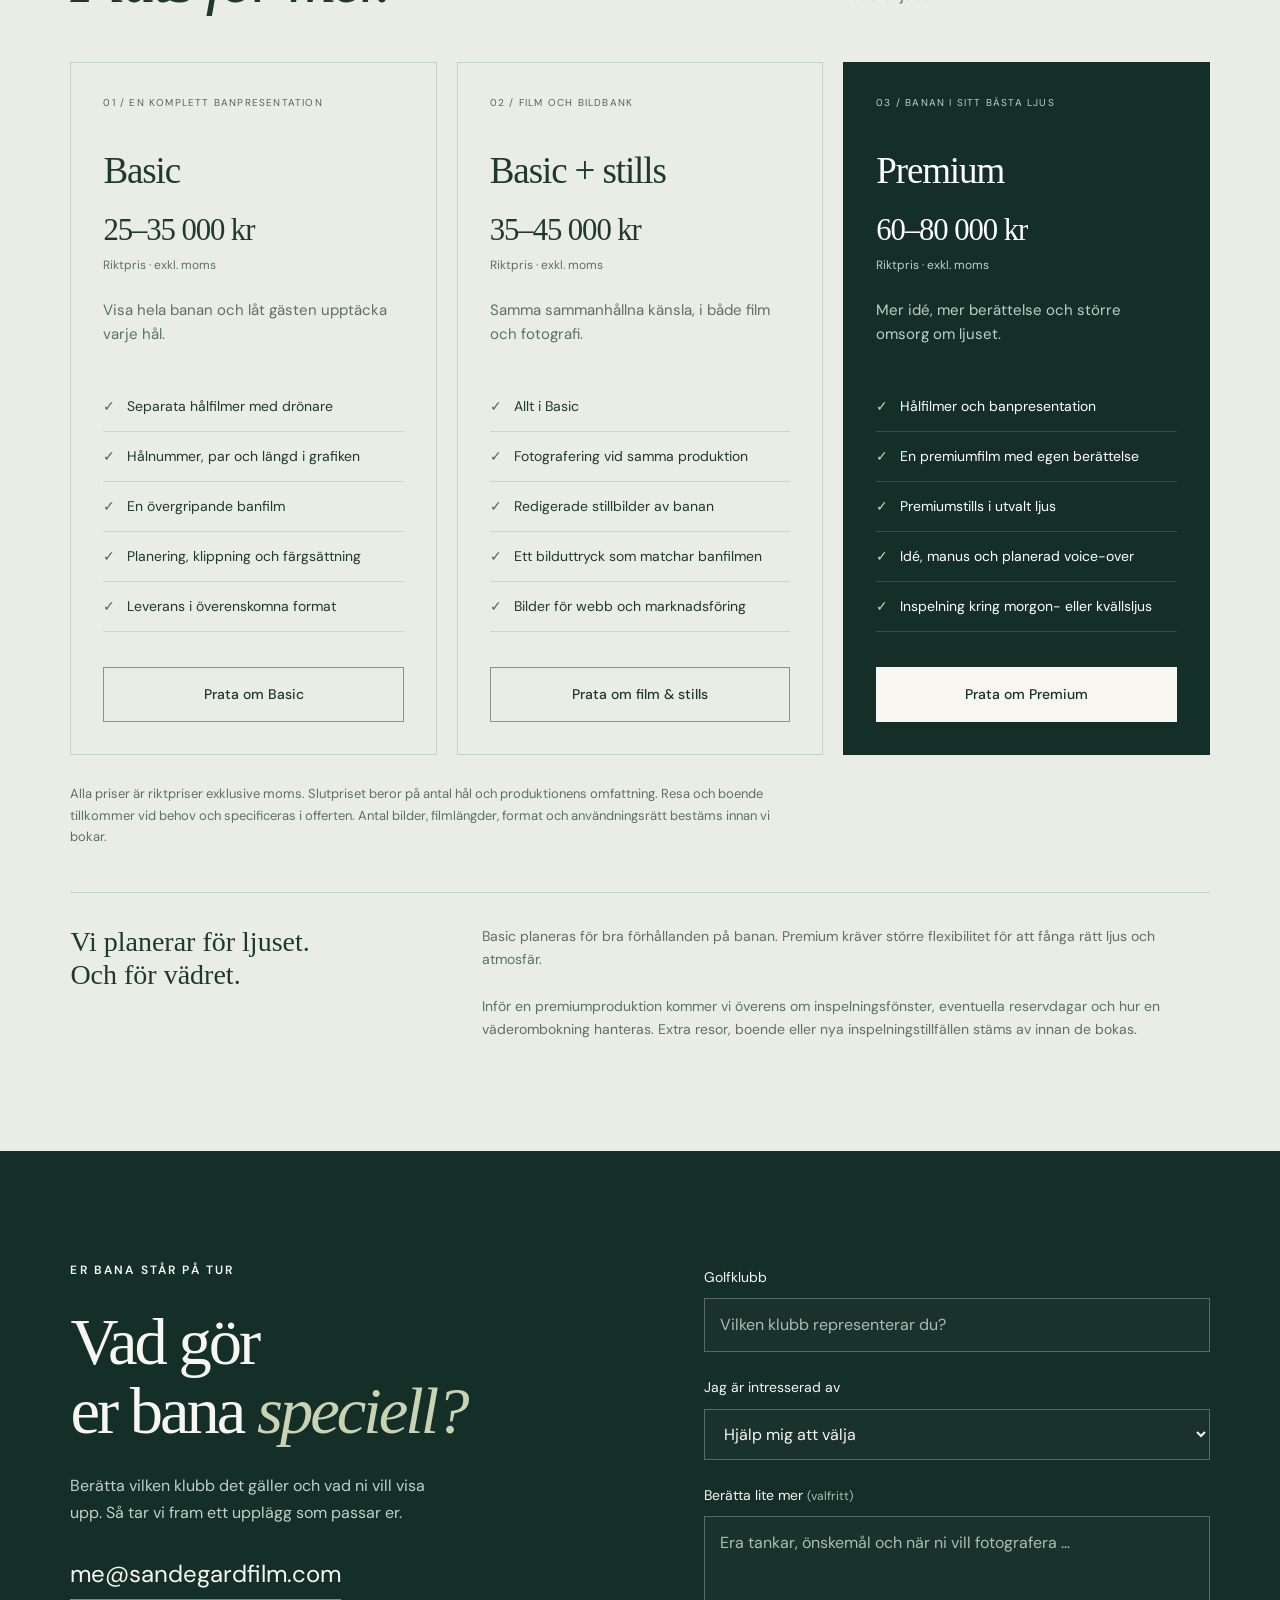
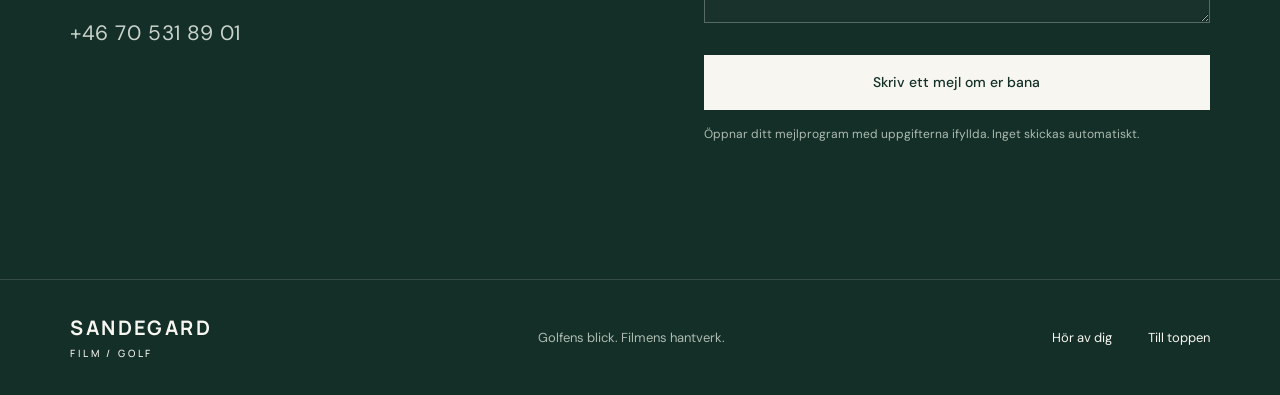
<file: golf.html>
<!doctype html>
<html lang="sv">
<head>
<meta charset="utf-8"><meta name="viewport" content="width=device-width,initial-scale=1">
<title>Golfbanans karaktär, fångad i film — Sandegard Film</title>
<meta name="description" content="Film och fotografi för golfklubbar. Hålpresentationer, premiumfilm och stillbilder i vackert ljus. Från första rundan till färdigt material.">
<link rel="canonical" href="https://sandegardfilm.com/golf">
<meta name="theme-color" content="#142f28">
<link rel="icon" href="data:image/svg+xml,%3Csvg xmlns='http://www.w3.org/2000/svg' viewBox='0 0 32 32'%3E%3Crect width='32' height='32' rx='7' fill='%23142f28'/%3E%3Cpath d='M12 25V7l12 4-12 5' fill='none' stroke='%23e6dfc9' stroke-width='2'/%3E%3Cellipse cx='14' cy='25' rx='7' ry='2' fill='%23e6dfc9'/%3E%3C/svg%3E">
<link rel="stylesheet" href="/golf-assets/style.css?v=compact5">
<link rel="stylesheet" href="/assets/reveal.css?v=1">
<style>.contact-links{display:flex;flex-direction:column;align-items:flex-start;gap:16px;margin-top:28px}.contact-phone{font-size:clamp(1.05rem,1.7vw,1.3rem);color:#c9d3cb;letter-spacing:.025em}.contact-phone:hover{color:#fff}</style>
</head>
<body>
<a class="skip" href="#intro">Till innehållet</a>
<header class="header"><a class="brand" href="#" aria-label="Sandegard Film, till toppen">SANDEGARD<span>FILM / GOLF</span></a><nav aria-label="Huvudmeny"><a href="#filmer">Film & foto</a><a href="#process">Så går det till</a><a href="#paket">Paket</a><a class="nav-contact" href="#kontakt">Prata om er bana</a></nav><button class="menu-toggle" aria-expanded="false" aria-label="Öppna meny">Meny</button></header>
<main>
<section class="hero" aria-labelledby="hero-title">
<video id="hero-video" autoplay muted loop playsinline preload="metadata" poster="/golf-assets/hero.jpg" aria-label="Vassunda Golfklubb från ovan"><source src="/golf-assets/hero.mp4" type="video/mp4"></video><div class="hero-shade"></div>
<div class="hero-copy"><p class="eyebrow">FILM & FOTOGRAFI FÖR GOLFKLUBBAR</p><h1 id="hero-title">Varje bana har<br>sin <em>karaktär.</em><br>Jag gör den synlig.</h1><p class="hero-description">Från första intrycket till sista green.<br>Visa hur det känns att spela hos er.</p><div class="hero-actions"><a class="button light" href="#filmer">Upptäck möjligheterna</a><a class="text-link" href="#paket">Se paket & priser</a></div></div>
<div class="hero-bottom"><span>FILMAT PÅ VASSUNDA GOLFKLUBB</span><button id="hero-pause" aria-label="Pausa bakgrundsfilmen">Pausa film <span aria-hidden="true">Ⅱ</span></button><span class="hero-index">01 / EN KÄNSLA FÖR BANAN</span></div>
</section>
<section class="intro section" id="intro"><p class="eyebrow">GOLFENS BLICK. FILMENS HANTVERK.</p><div class="intro-grid"><h2>En bana är mer<br>än <em>arton hål.</em></h2><div><p class="large">Det är ljuset över fairway. Linjen in mot green. Förväntan på första tee.</p><p>Jag lär känna er bana från marken innan jag fångar den från luften. Resultatet är film och fotografi som visar både hur banan spelas och vad som gör den värd ett besök.</p><a class="underlined" href="#process">Från första rundan till färdig film</a></div></div></section>
<figure class="wide-photo"><img src="/golf-assets/morning-golfer.webp" alt="Golfare på green i varmt morgonljus på Vassunda Golfklubb" width="2000" height="1333" loading="lazy"><figcaption>EN TIDIG MORGON PÅ VASSUNDA.</figcaption></figure>
<section class="section films" id="filmer"><div class="section-heading"><div><p class="eyebrow">BANAN, HÅL FÖR HÅL</p><h2>En bättre känsla<br>för <em>nästa slag.</em></h2></div><p>Genomtänkta flygningar och tydlig grafik hjälper gästen att upptäcka spelvägarna, hindren och varje håls karaktär.</p></div><div id="hole-grid" class="hole-grid">
<article class="hole"><button class="film-thumb" data-film="/golf-assets/hole-1.mp4" data-title="Vassunda Golfklubb · Hål 1" aria-label="Spela hålfilm för hål 1"><img src="/golf-assets/hole-1.jpg" alt="Drönarvy över hål 1" loading="lazy" width="1600" height="900"><span class="play-icon" aria-hidden="true">▷</span><span class="film-label">SE HÅLET</span></button><div class="hole-caption"><h3>Hål 01</h3><span>Vassunda Golfklubb</span></div></article>
<article class="hole"><button class="film-thumb" data-film="/golf-assets/hole-3.mp4" data-title="Vassunda Golfklubb · Hål 3" aria-label="Spela hålfilm för hål 3"><img src="/golf-assets/hole-3.jpg" alt="Drönarvy över hål 3" loading="lazy" width="1600" height="900"><span class="play-icon" aria-hidden="true">▷</span><span class="film-label">SE HÅLET</span></button><div class="hole-caption"><h3>Hål 03</h3><span>Vassunda Golfklubb</span></div></article>
<article class="hole"><button class="film-thumb" data-film="/golf-assets/hole-18.mp4" data-title="Vassunda Golfklubb · Hål 18" aria-label="Spela hålfilm för hål 18"><img src="/golf-assets/hole-18.jpg" alt="Drönarvy över hål 18" loading="lazy" width="1600" height="900"><span class="play-icon" aria-hidden="true">▷</span><span class="film-label">SE HÅLET</span></button><div class="hole-caption"><h3>Hål 18</h3><span>Vassunda Golfklubb</span></div></article>
</div><div class="section-footnote"><span>9 ELLER 18 HÅL · GRAFIK I ER PROFIL</span><a class="underlined" href="#paket">Hitta rätt upplägg för er bana</a></div></section>
<section class="section course-example" id="banfilmen"><div class="course-example-copy"><p class="eyebrow">DET HÄR ÄR OCKSÅ BASIC</p><h2>Hela banan.<br><em>Ett första intryck.</em></h2><p>Hålfilmerna visar detaljerna. Banfilmen samlar upplevelsen i en presentation för hemsidan och klubbens marknadsföring.</p><p class="example-note">Se ett exempel från Vassunda Golfklubb. Banfilm och hålfilmer ingår tillsammans i Basic.</p><a class="underlined" href="#paket">Se Basic-paketet</a></div><div><button class="film-thumb course-thumb" data-film="/golf-assets/course-film.mp4" data-title="Vassunda Golfklubb · Banfilm" aria-label="Spela banfilmen från Vassunda Golfklubb"><img src="/golf-assets/course-film.jpg" alt="Bild ur Vassundas banfilm" width="1600" height="900" loading="lazy"><span class="play-icon" aria-hidden="true">▷</span><span class="film-label">SE BANFILMEN</span></button><p class="gallery-credit">Vassunda Golfklubb · Banfilm med ljud</p></div></section>
<section class="process section" id="process"><div class="process-top"><p class="eyebrow">ETT GENOMTÄNKT ARBETSSÄTT</p><h2>Först spelar jag banan.<br><em>Sedan berättar jag om den.</em></h2><p>De bästa perspektiven börjar med en förståelse för platsen. Jag tar hand om vägen från första rundan till färdigt material.</p></div><div class="process-grid"><figure class="process-image"><img src="/golf-assets/clubhouse-portrait.webp" alt="Vassundas klubbhus inramat av fairway och gyllene gräs" loading="lazy" width="1200" height="1800"><figcaption>FRÅN MARKEN. FRÅN LUFTEN. MED KÄNSLA.</figcaption></figure><ol class="steps">
<li><span class="step-number">01</span><div><h3>Jag lär känna er bana</h3><p>Vi pratar om klubben och vilka ni vill nå. Jag spelar banan för att förstå hålen, spelvägarna och det som gör upplevelsen speciell.</p></div></li>
<li><span class="step-number">02</span><div><h3>Varje flygning har en tanke</h3><p>Jag planerar kameravinklar, flygningar och tidpunkter. Tydlighet för hålpresentationerna. Ljus och atmosfär för premiumbilderna.</p></div></li>
<li><span class="step-number">03</span><div><h3>Rätt plats. Rätt ljus.</h3><p>Vi planerar fotograferingen efter väder, ljus och spelet på banan. Stora vyer möter små detaljer som ger platsen liv.</p></div></li>
<li><span class="step-number">04</span><div><h3>Här tar uttrycket form</h3><p>Urval, klippning, färgsättning och grafik får materialet att hänga ihop. Ett genomarbetat uttryck med er banas karaktär i centrum.</p></div></li>
<li><span class="step-number">05</span><div><h3>Klart att använda</h3><p>Ni får filmer och bilder i överenskomna format för hemsidan, sociala medier och annonser. Organiserat och färdigt att publicera.</p></div></li>
</ol></div></section>
<section class="section gallery-section" id="bilder"><div class="section-heading"><div><p class="eyebrow">FOTOGRAFI SOM FÅNGAR PLATSEN</p><h2>Ljuset gör<br><em>skillnaden.</em></h2></div><p>En bildbank med både överblick och närvaro. För hemsidan, nästa kampanj och allt ni vill berätta om er klubb.</p></div><div class="collage-heading"><span>VASSUNDA GOLFKLUBB</span><span>ETT URVAL · KLICKA FÖR ATT FÖRSTORA</span></div><div class="photo-collage compact-collage">
<button class="collage-photo" data-photo="/golf-assets/gallery/dji_0049.webp" data-caption="Fairway, vatten och långa skuggor" aria-label="Förstora: Fairway, vatten och långa skuggor"><img src="/golf-assets/gallery/dji_0049-thumb.webp" alt="Fairway, vatten och långa skuggor på Vassunda Golfklubb" width="5272" height="3948" loading="lazy" decoding="async"><span class="photo-enlarge" aria-hidden="true">Förstora +</span></button>
<button class="collage-photo" data-photo="/golf-assets/gallery/dsc2012.webp" data-caption="På green i morgonljuset" aria-label="Förstora: På green i morgonljuset"><img src="/golf-assets/gallery/dsc2012-thumb.webp" alt="På green i morgonljuset på Vassunda Golfklubb" width="6240" height="3512" loading="lazy" decoding="async"><span class="photo-enlarge" aria-hidden="true">Förstora +</span></button>
<button class="collage-photo" data-photo="/golf-assets/gallery/dji_0032.webp" data-caption="Greenens former från ovan" aria-label="Förstora: Greenens former från ovan"><img src="/golf-assets/gallery/dji_0032-thumb.webp" alt="Greenens former från ovan på Vassunda Golfklubb" width="5272" height="3948" loading="lazy" decoding="async"><span class="photo-enlarge" aria-hidden="true">Förstora +</span></button>
<button class="collage-photo" data-photo="/golf-assets/gallery/dsc2037.webp" data-caption="Morgondis mellan träden" aria-label="Förstora: Morgondis mellan träden"><img src="/golf-assets/gallery/dsc2037-thumb.webp" alt="Morgondis mellan träden på Vassunda Golfklubb" width="6240" height="3512" loading="lazy" decoding="async"><span class="photo-enlarge" aria-hidden="true">Förstora +</span></button>
<button class="collage-photo" data-photo="/golf-assets/gallery/dsc2022.webp" data-caption="Mjukt ljus över fairway" aria-label="Förstora: Mjukt ljus över fairway"><img src="/golf-assets/gallery/dsc2022-thumb.webp" alt="Mjukt ljus över fairway på Vassunda Golfklubb" width="6240" height="3512" loading="lazy" decoding="async"><span class="photo-enlarge" aria-hidden="true">Förstora +</span></button>
<button hidden class="collage-photo" data-photo="/golf-assets/gallery/dsc2018.webp" data-caption="Klubbhuset bortom det gyllene gräset" aria-label="Förstora: Klubbhuset bortom det gyllene gräset"><img src="/golf-assets/gallery/dsc2018-thumb.webp" alt="Klubbhuset bortom det gyllene gräset på Vassunda Golfklubb" width="3512" height="6240" loading="lazy" decoding="async"><span class="photo-enlarge" aria-hidden="true">Förstora +</span></button>
<button hidden class="collage-photo" data-photo="/golf-assets/gallery/dsc2015.webp" data-caption="En tidig runda" aria-label="Förstora: En tidig runda"><img src="/golf-assets/gallery/dsc2015-thumb.webp" alt="En tidig runda på Vassunda Golfklubb" width="6240" height="3512" loading="lazy" decoding="async"><span class="photo-enlarge" aria-hidden="true">Förstora +</span></button>
<button hidden class="collage-photo" data-photo="/golf-assets/gallery/dji_0011.webp" data-caption="Vassunda och landskapet från luften" aria-label="Förstora: Vassunda och landskapet från luften"><img src="/golf-assets/gallery/dji_0011-thumb.webp" alt="Vassunda och landskapet från luften på Vassunda Golfklubb" width="5272" height="3948" loading="lazy" decoding="async"><span class="photo-enlarge" aria-hidden="true">Förstora +</span></button>
<button hidden class="collage-photo" data-photo="/golf-assets/gallery/dsc2019.webp" data-caption="Dagens första ljus" aria-label="Förstora: Dagens första ljus"><img src="/golf-assets/gallery/dsc2019-thumb.webp" alt="Dagens första ljus på Vassunda Golfklubb" width="3512" height="6240" loading="lazy" decoding="async"><span class="photo-enlarge" aria-hidden="true">Förstora +</span></button>
<button hidden class="collage-photo" data-photo="/golf-assets/gallery/dji_0038.webp" data-caption="Långa skuggor över banan" aria-label="Förstora: Långa skuggor över banan"><img src="/golf-assets/gallery/dji_0038-thumb.webp" alt="Långa skuggor över banan på Vassunda Golfklubb" width="5272" height="3948" loading="lazy" decoding="async"><span class="photo-enlarge" aria-hidden="true">Förstora +</span></button>
<button hidden class="collage-photo" data-photo="/golf-assets/gallery/dsc2016.webp" data-caption="På väg mot klubbhuset" aria-label="Förstora: På väg mot klubbhuset"><img src="/golf-assets/gallery/dsc2016-thumb.webp" alt="På väg mot klubbhuset på Vassunda Golfklubb" width="6240" height="3512" loading="lazy" decoding="async"><span class="photo-enlarge" aria-hidden="true">Förstora +</span></button>
<button hidden class="collage-photo" data-photo="/golf-assets/gallery/dsc2023.webp" data-caption="Flaggan i morgonljuset" aria-label="Förstora: Flaggan i morgonljuset"><img src="/golf-assets/gallery/dsc2023-thumb.webp" alt="Flaggan i morgonljuset på Vassunda Golfklubb" width="3512" height="6240" loading="lazy" decoding="async"><span class="photo-enlarge" aria-hidden="true">Förstora +</span></button>
<button hidden class="collage-photo" data-photo="/golf-assets/gallery/dji_0034.webp" data-caption="Green och skog från luften" aria-label="Förstora: Green och skog från luften"><img src="/golf-assets/gallery/dji_0034-thumb.webp" alt="Green och skog från luften på Vassunda Golfklubb" width="5272" height="3948" loading="lazy" decoding="async"><span class="photo-enlarge" aria-hidden="true">Förstora +</span></button>
<button hidden class="collage-photo" data-photo="/golf-assets/gallery/dsc1984.webp" data-caption="Ett stilla ögonblick på banan" aria-label="Förstora: Ett stilla ögonblick på banan"><img src="/golf-assets/gallery/dsc1984-thumb.webp" alt="Ett stilla ögonblick på banan på Vassunda Golfklubb" width="6240" height="3512" loading="lazy" decoding="async"><span class="photo-enlarge" aria-hidden="true">Förstora +</span></button>
<button hidden class="collage-photo" data-photo="/golf-assets/gallery/dsc2020.webp" data-caption="Utsikten från green" aria-label="Förstora: Utsikten från green"><img src="/golf-assets/gallery/dsc2020-thumb.webp" alt="Utsikten från green på Vassunda Golfklubb" width="6240" height="3512" loading="lazy" decoding="async"><span class="photo-enlarge" aria-hidden="true">Förstora +</span></button>
<button hidden class="collage-photo" data-photo="/golf-assets/gallery/dsc2031.webp" data-caption="Morgon på fairway" aria-label="Förstora: Morgon på fairway"><img src="/golf-assets/gallery/dsc2031-thumb.webp" alt="Morgon på fairway på Vassunda Golfklubb" width="3512" height="6240" loading="lazy" decoding="async"><span class="photo-enlarge" aria-hidden="true">Förstora +</span></button>
<button hidden class="collage-photo" data-photo="/golf-assets/gallery/dsc2057.webp" data-caption="Vassundas klubbhus" aria-label="Förstora: Vassundas klubbhus"><img src="/golf-assets/gallery/dsc2057-thumb.webp" alt="Vassundas klubbhus på Vassunda Golfklubb" width="6240" height="3512" loading="lazy" decoding="async"><span class="photo-enlarge" aria-hidden="true">Förstora +</span></button>
<button hidden class="collage-photo" data-photo="/golf-assets/gallery/dsc1986.webp" data-caption="Banan möter landskapet" aria-label="Förstora: Banan möter landskapet"><img src="/golf-assets/gallery/dsc1986-thumb.webp" alt="Banan möter landskapet på Vassunda Golfklubb" width="6240" height="3512" loading="lazy" decoding="async"><span class="photo-enlarge" aria-hidden="true">Förstora +</span></button>
<button hidden class="collage-photo" data-photo="/golf-assets/gallery/dsc2021.webp" data-caption="Greenens linjer" aria-label="Förstora: Greenens linjer"><img src="/golf-assets/gallery/dsc2021-thumb.webp" alt="Greenens linjer på Vassunda Golfklubb" width="6240" height="3512" loading="lazy" decoding="async"><span class="photo-enlarge" aria-hidden="true">Förstora +</span></button>
<button hidden class="collage-photo" data-photo="/golf-assets/gallery/dsc2055.webp" data-caption="Klubbhuset från banan" aria-label="Förstora: Klubbhuset från banan"><img src="/golf-assets/gallery/dsc2055-thumb.webp" alt="Klubbhuset från banan på Vassunda Golfklubb" width="3512" height="6240" loading="lazy" decoding="async"><span class="photo-enlarge" aria-hidden="true">Förstora +</span></button>
<button hidden class="collage-photo" data-photo="/golf-assets/gallery/dsc2028.webp" data-caption="Fairway inramad av skog" aria-label="Förstora: Fairway inramad av skog"><img src="/golf-assets/gallery/dsc2028-thumb.webp" alt="Fairway inramad av skog på Vassunda Golfklubb" width="6240" height="3512" loading="lazy" decoding="async"><span class="photo-enlarge" aria-hidden="true">Förstora +</span></button>
<button hidden class="collage-photo" data-photo="/golf-assets/gallery/dsc2052.webp" data-caption="Bunkern framför klubbhuset" aria-label="Förstora: Bunkern framför klubbhuset"><img src="/golf-assets/gallery/dsc2052-thumb.webp" alt="Bunkern framför klubbhuset på Vassunda Golfklubb" width="6240" height="3512" loading="lazy" decoding="async"><span class="photo-enlarge" aria-hidden="true">Förstora +</span></button>
</div><div class="gallery-actions"><button class="button outline" id="show-all-photos" type="button">Se alla 22 bilder</button></div><p class="gallery-credit">Film & fotografi: Sandegard Film · Vassunda Golfklubb</p></section>
<section class="section packages" id="paket"><div class="section-heading"><div><p class="eyebrow">PAKET & PRISER</p><h2>En tydlig start.<br><em>Plats för mer.</em></h2></div><p>Från hålfilmer och banfilm till en större produktion med stillbilder, berättelse och det bästa ljuset.</p></div><div class="package-grid">
<article class="package"><span class="package-number">01 / EN KOMPLETT BANPRESENTATION</span><h3>Basic</h3><div class="package-price">25–35 000 kr<span>Riktpris · exkl. moms</span></div><p>Visa hela banan och låt gästen upptäcka varje hål.</p><ul><li>Separata hålfilmer med drönare</li><li>Hålnummer, par och längd i grafiken</li><li>En övergripande banfilm</li><li>Planering, klippning och färgsättning</li><li>Leverans i överenskomna format</li></ul><a class="button outline" href="#kontakt" data-package="Basic">Prata om Basic</a></article>
<article class="package"><span class="package-number">02 / FILM OCH BILDBANK</span><h3>Basic + stills</h3><div class="package-price">35–45 000 kr<span>Riktpris · exkl. moms</span></div><p>Samma sammanhållna känsla, i både film och fotografi.</p><ul><li>Allt i Basic</li><li>Fotografering vid samma produktion</li><li>Redigerade stillbilder av banan</li><li>Ett bilduttryck som matchar banfilmen</li><li>Bilder för webb och marknadsföring</li></ul><a class="button outline" href="#kontakt" data-package="Basic + stills">Prata om film & stills</a></article>
<article class="package featured"><span class="package-number">03 / BANAN I SITT BÄSTA LJUS</span><h3>Premium</h3><div class="package-price">60–80 000 kr<span>Riktpris · exkl. moms</span></div><p>Mer idé, mer berättelse och större omsorg om ljuset.</p><ul><li>Hålfilmer och banpresentation</li><li>En premiumfilm med egen berättelse</li><li>Premiumstills i utvalt ljus</li><li>Idé, manus och planerad voice-over</li><li>Inspelning kring morgon- eller kvällsljus</li></ul><a class="button light" href="#kontakt" data-package="Premium">Prata om Premium</a></article>
</div><p class="package-note">Alla priser är riktpriser exklusive moms. Slutpriset beror på antal hål och produktionens omfattning. Resa och boende tillkommer vid behov och specificeras i offerten. Antal bilder, filmlängder, format och användningsrätt bestäms innan vi bokar.</p>
<div class="weather-note"><h3>Vi planerar för ljuset.<br>Och för vädret.</h3><div><p>Basic planeras för bra förhållanden på banan. Premium kräver större flexibilitet för att fånga rätt ljus och atmosfär.</p><p>Inför en premiumproduktion kommer vi överens om inspelningsfönster, eventuella reservdagar och hur en väderombokning hanteras. Extra resor, boende eller nya inspelningstillfällen stäms av innan de bokas.</p></div></div></section>
<section class="contact section" id="kontakt"><div class="contact-copy"><p class="eyebrow">ER BANA STÅR PÅ TUR</p><h2>Vad gör<br>er bana <em>speciell?</em></h2><p>Berätta vilken klubb det gäller och vad ni vill visa upp. Så tar vi fram ett upplägg som passar er.</p><div class="contact-links"><a class="contact-email" href="mailto:me@sandegardfilm.com">me@sandegardfilm.com</a><a class="contact-phone" href="tel:+46705318901" aria-label="Ring Sandegard Film på +46 70 531 89 01">+46 70 531 89 01</a></div></div><form id="contact-form"><label for="club">Golfklubb</label><input id="club" name="club" required autocomplete="organization" placeholder="Vilken klubb representerar du?"><label for="interest">Jag är intresserad av</label><select id="interest" name="interest"><option>Hjälp mig att välja</option><option>Basic</option><option>Basic + stills</option><option>Premium</option><option>Stillbilder</option><option>En kombination</option></select><label for="message">Berätta lite mer <span>(valfritt)</span></label><textarea id="message" name="message" rows="3" placeholder="Era tankar, önskemål och när ni vill fotografera …"></textarea><button class="button light" type="submit">Skriv ett mejl om er bana</button><p class="form-note">Öppnar ditt mejlprogram med uppgifterna ifyllda. Inget skickas automatiskt.</p><p id="form-status" role="status"></p></form></section>
</main>
<footer><a class="brand" href="#">SANDEGARD<span>FILM / GOLF</span></a><p>Golfens blick. Filmens hantverk.</p><a href="mailto:me@sandegardfilm.com">Hör av dig</a><a href="#">Till toppen</a></footer>
<dialog id="media-dialog" aria-labelledby="media-title"><div class="dialog-head"><h2 id="media-title"></h2><button id="close-dialog" aria-label="Stäng visningen">Stäng ×</button></div><video id="modal-video" controls playsinline preload="none" hidden></video><img id="modal-image" alt="" hidden><div class="photo-navigation" id="photo-navigation" hidden><button id="previous-photo" type="button" aria-label="Visa föregående bild">Föregående</button><span id="photo-counter" role="status" aria-live="polite"></span><button id="next-photo" type="button" aria-label="Visa nästa bild">Nästa</button></div></dialog>
<script src="/golf-assets/script.js?v=compact5"></script>
<script src="/assets/reveal.js?v=1"></script>
</body></html>
</file>
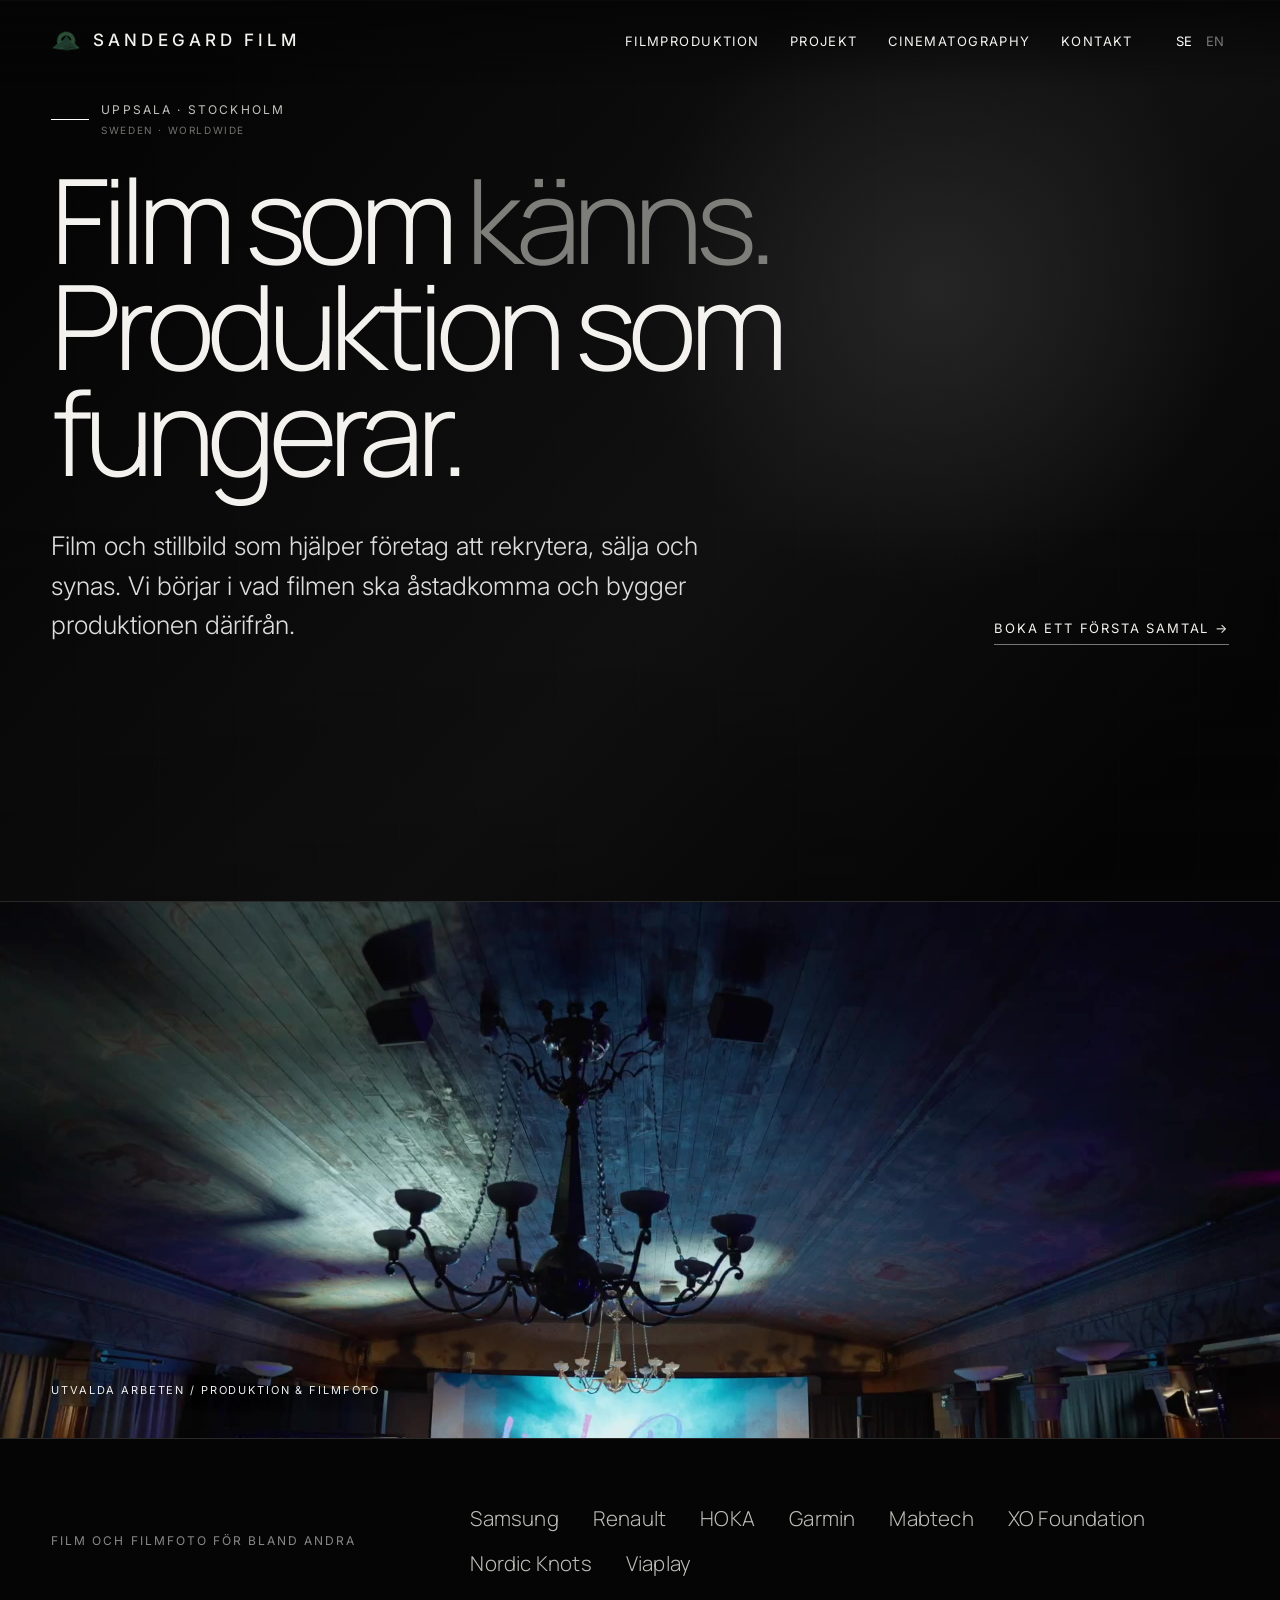
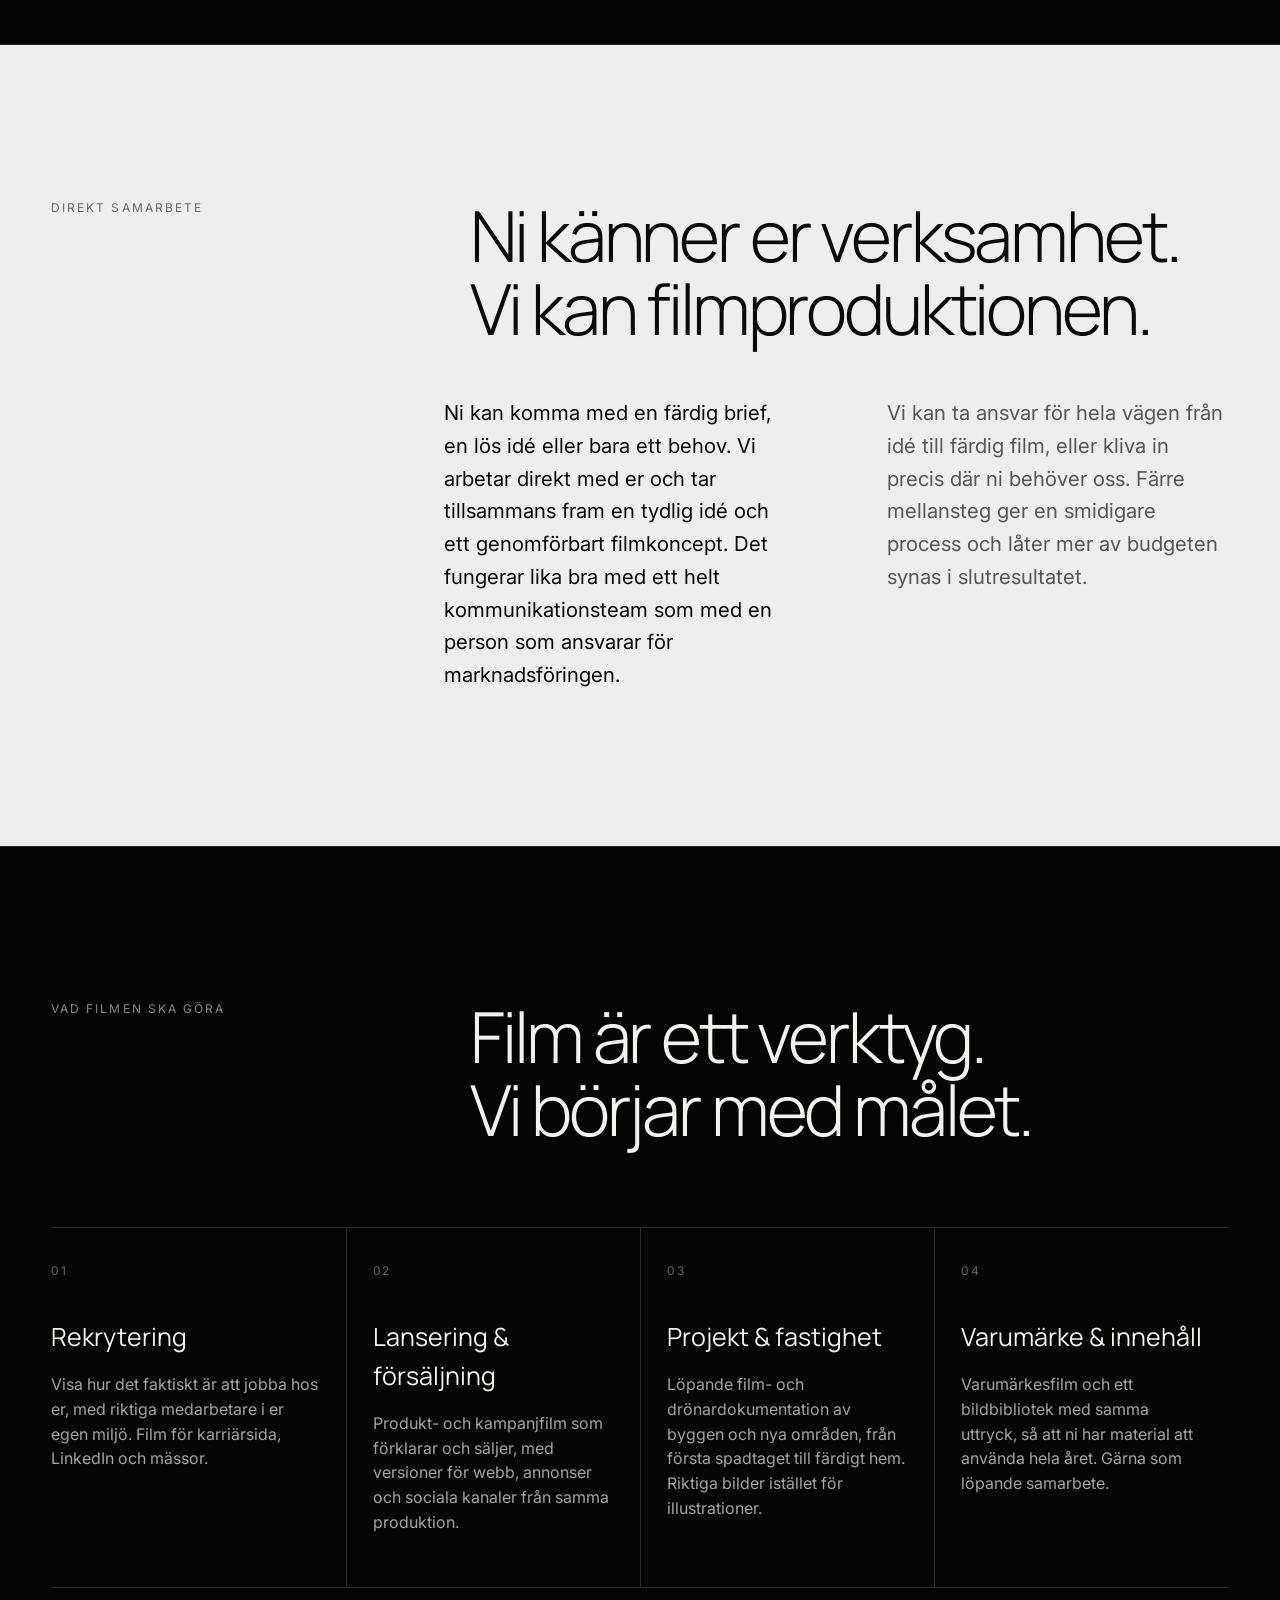
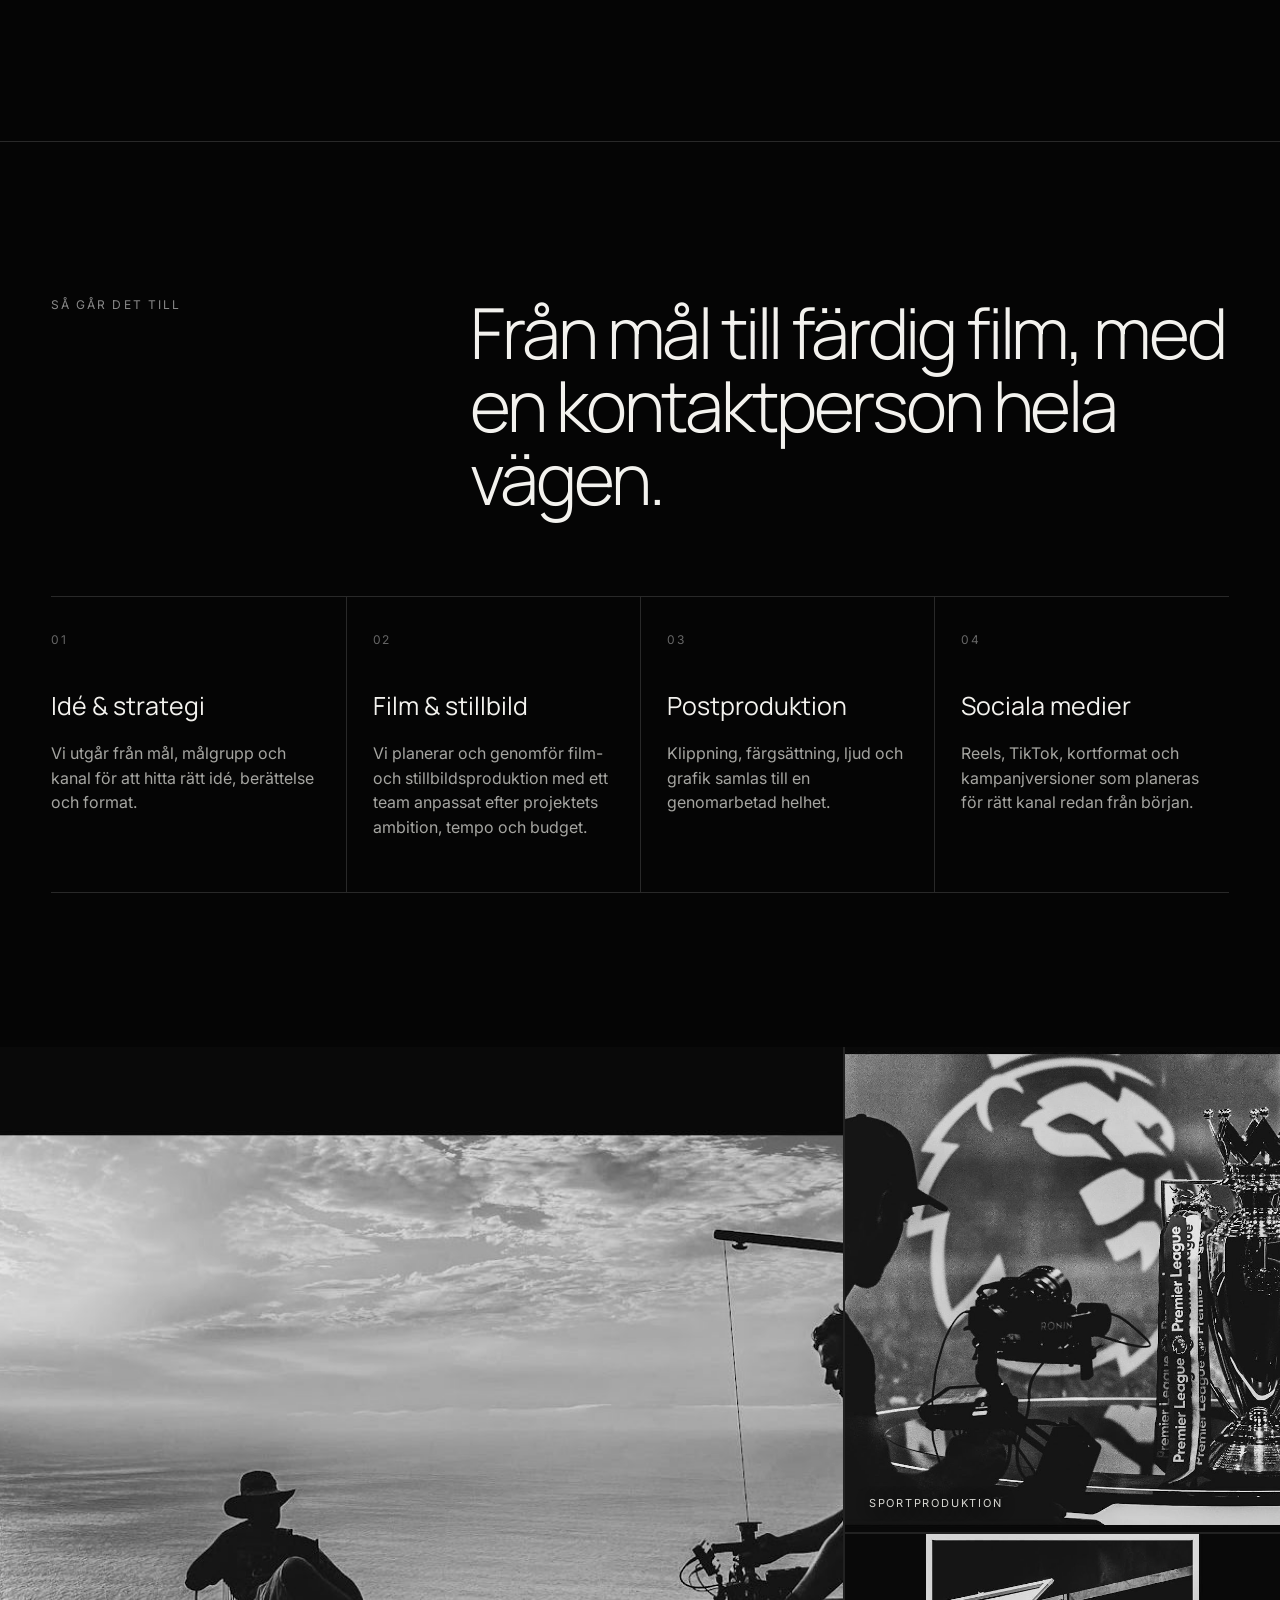
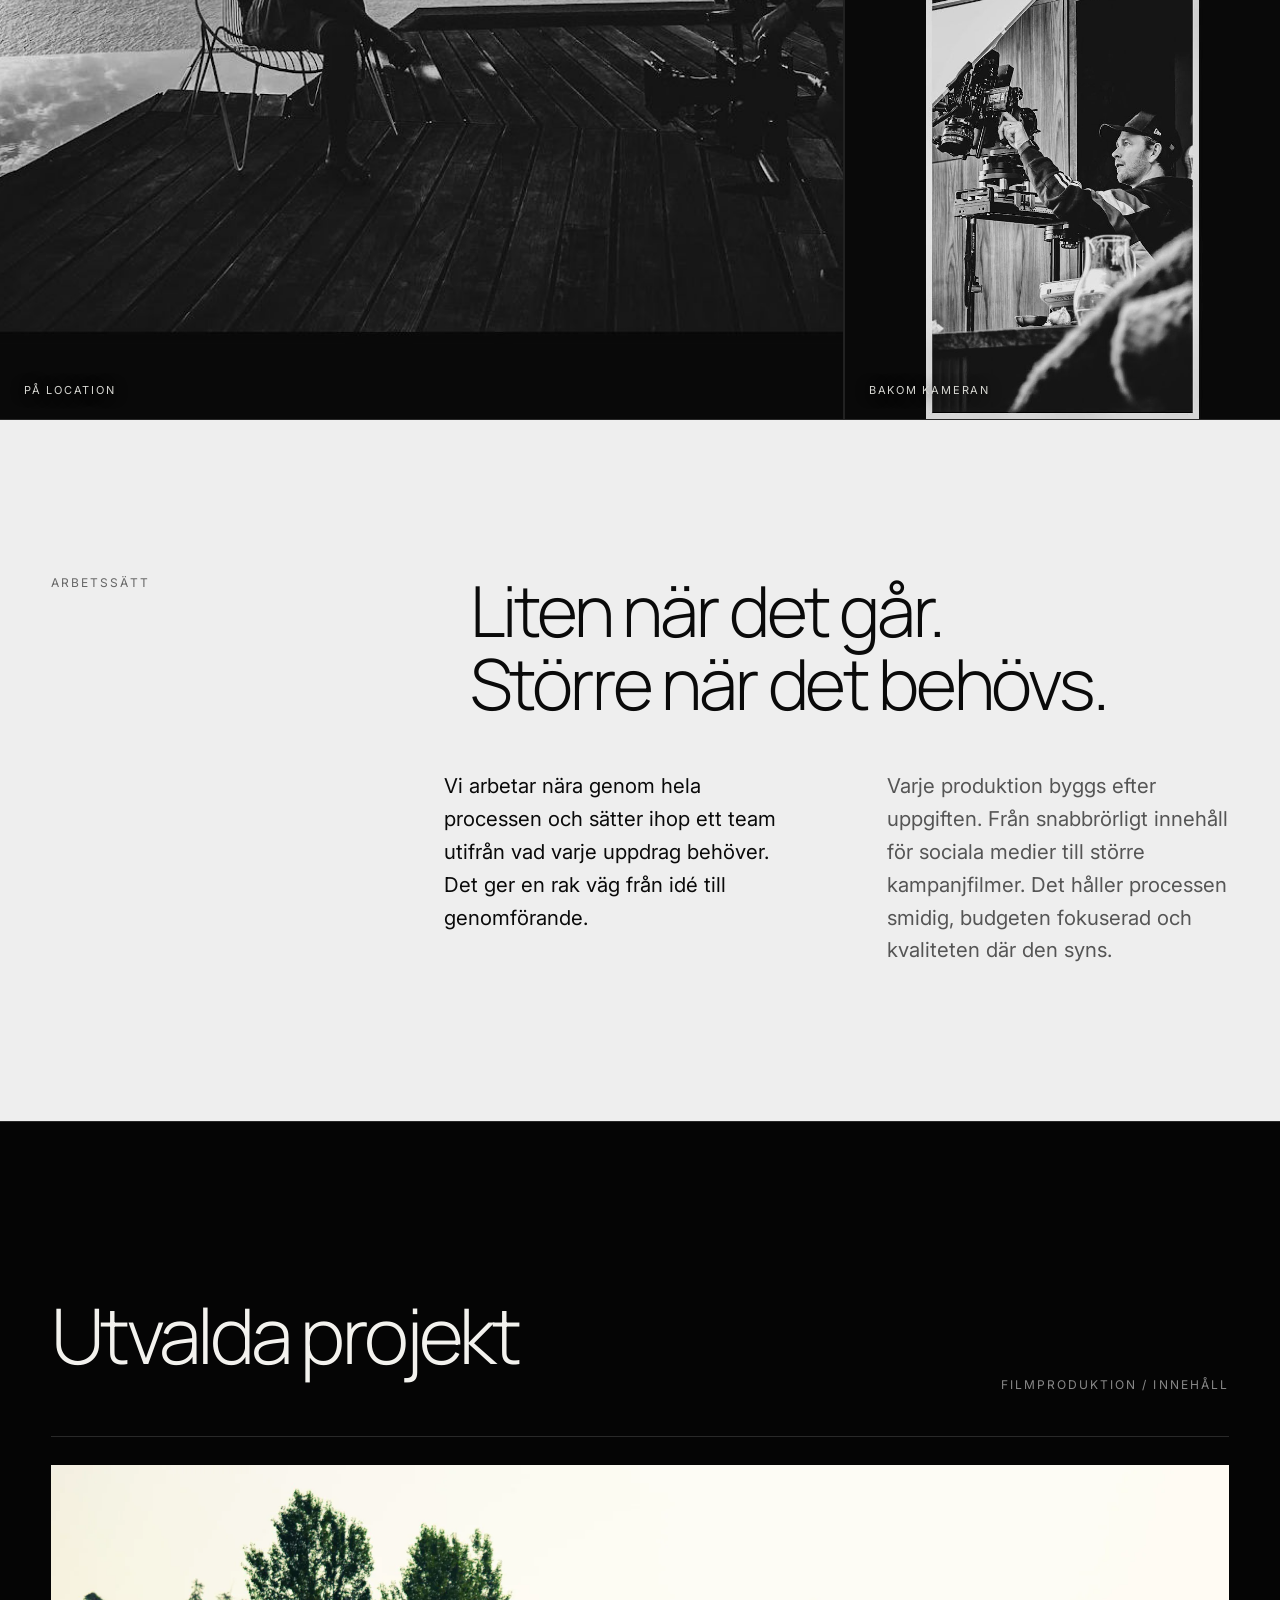
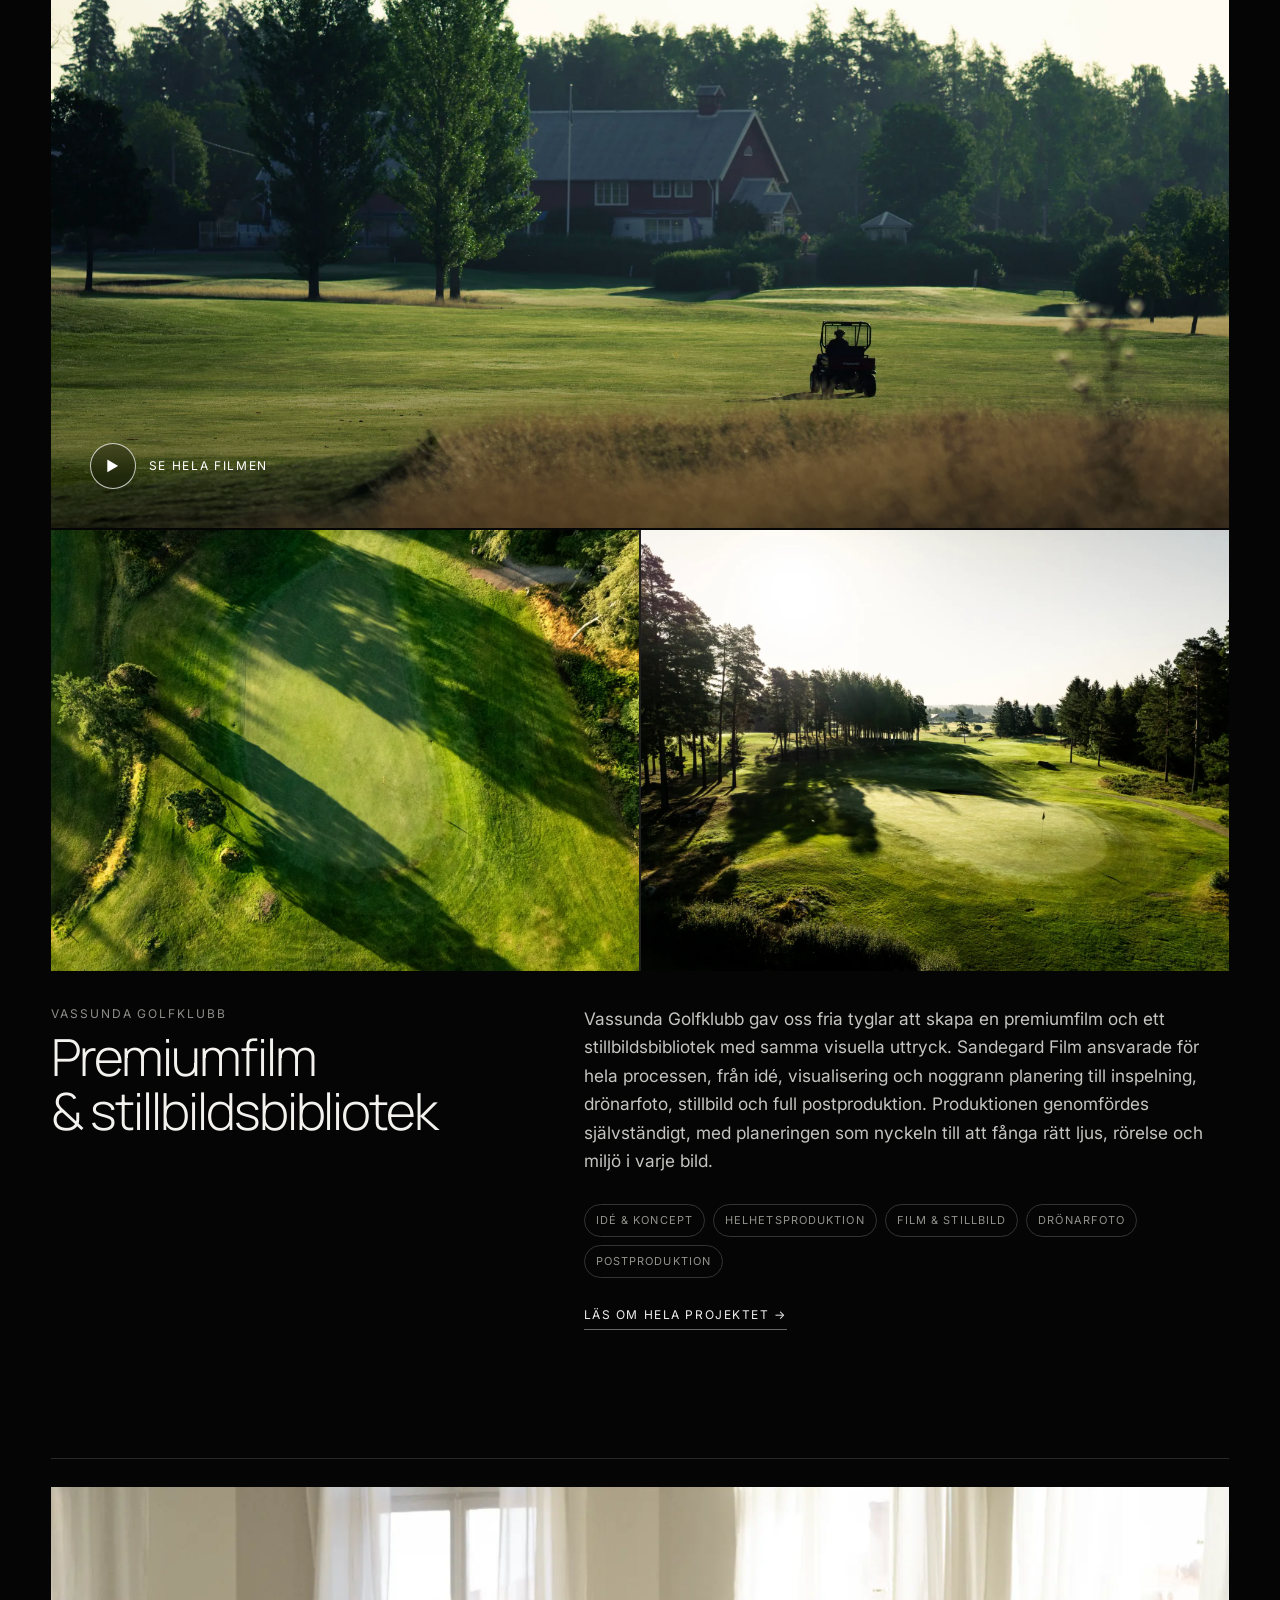
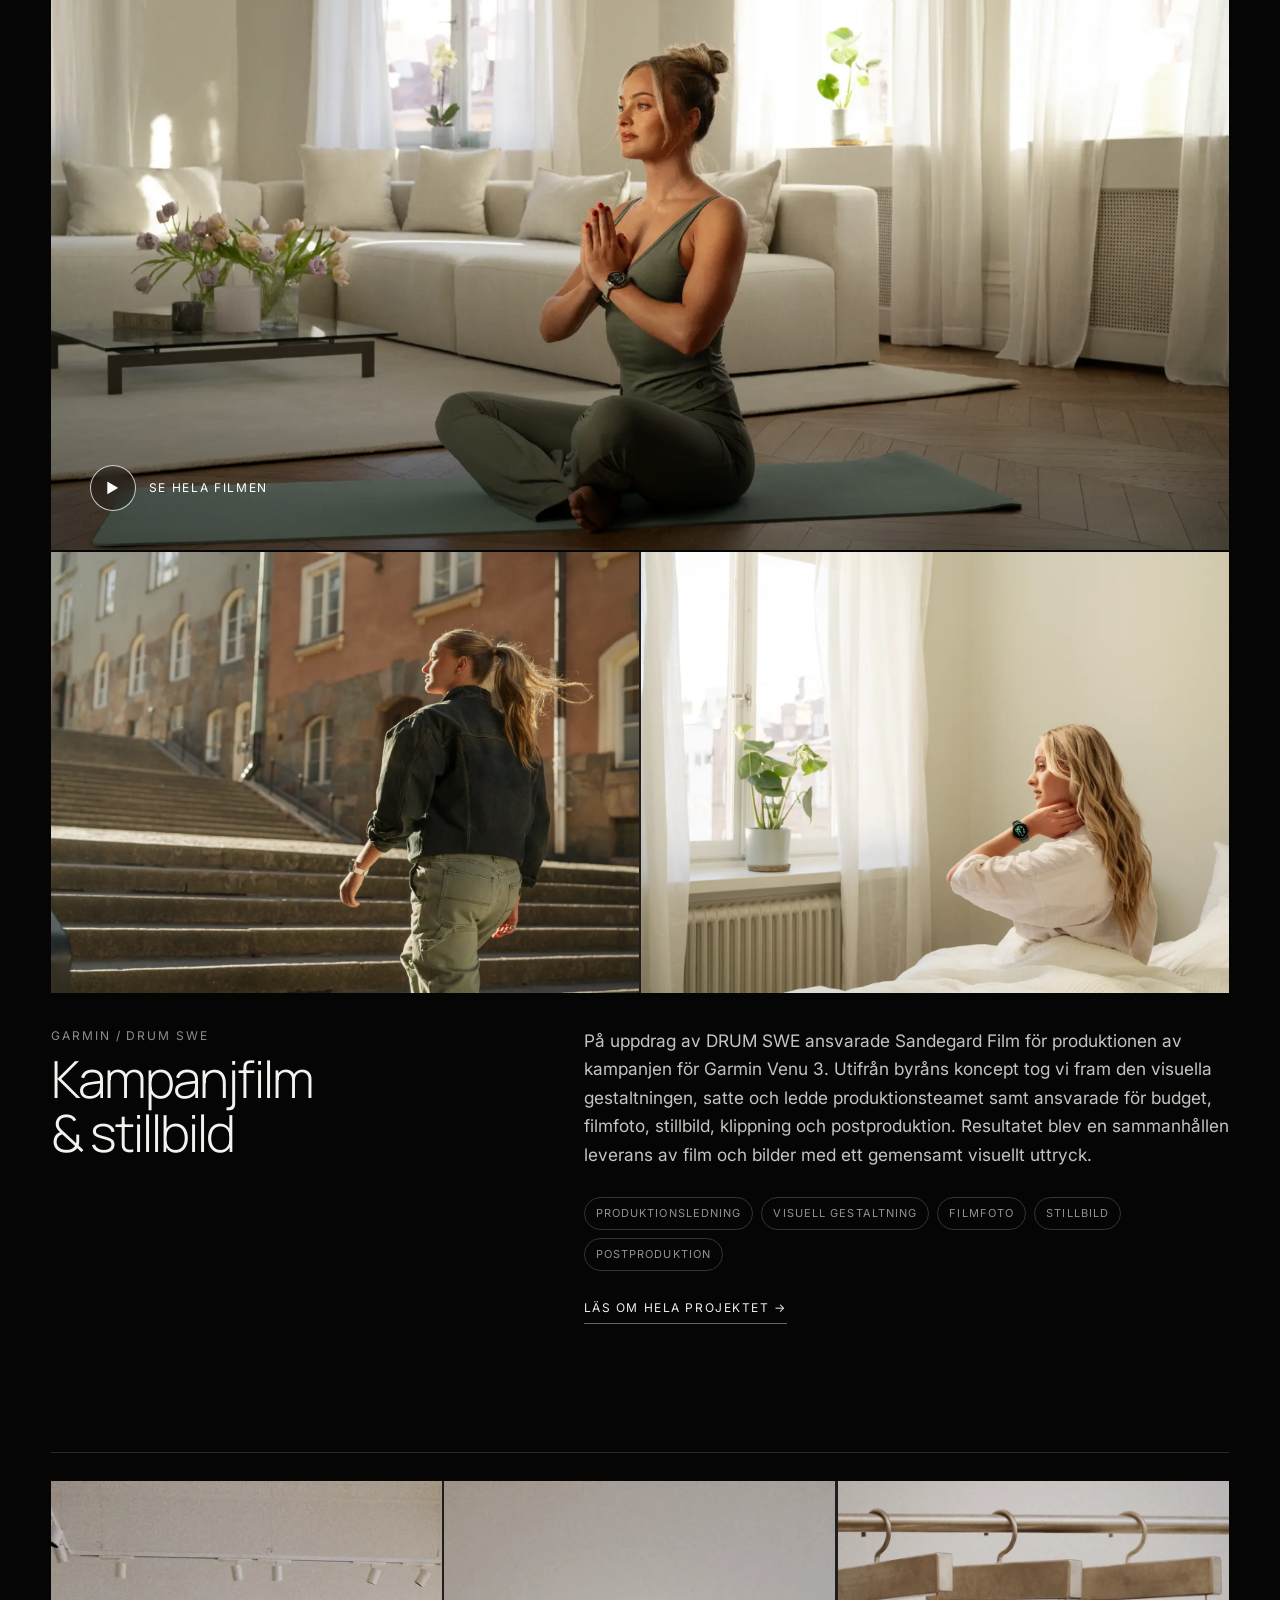
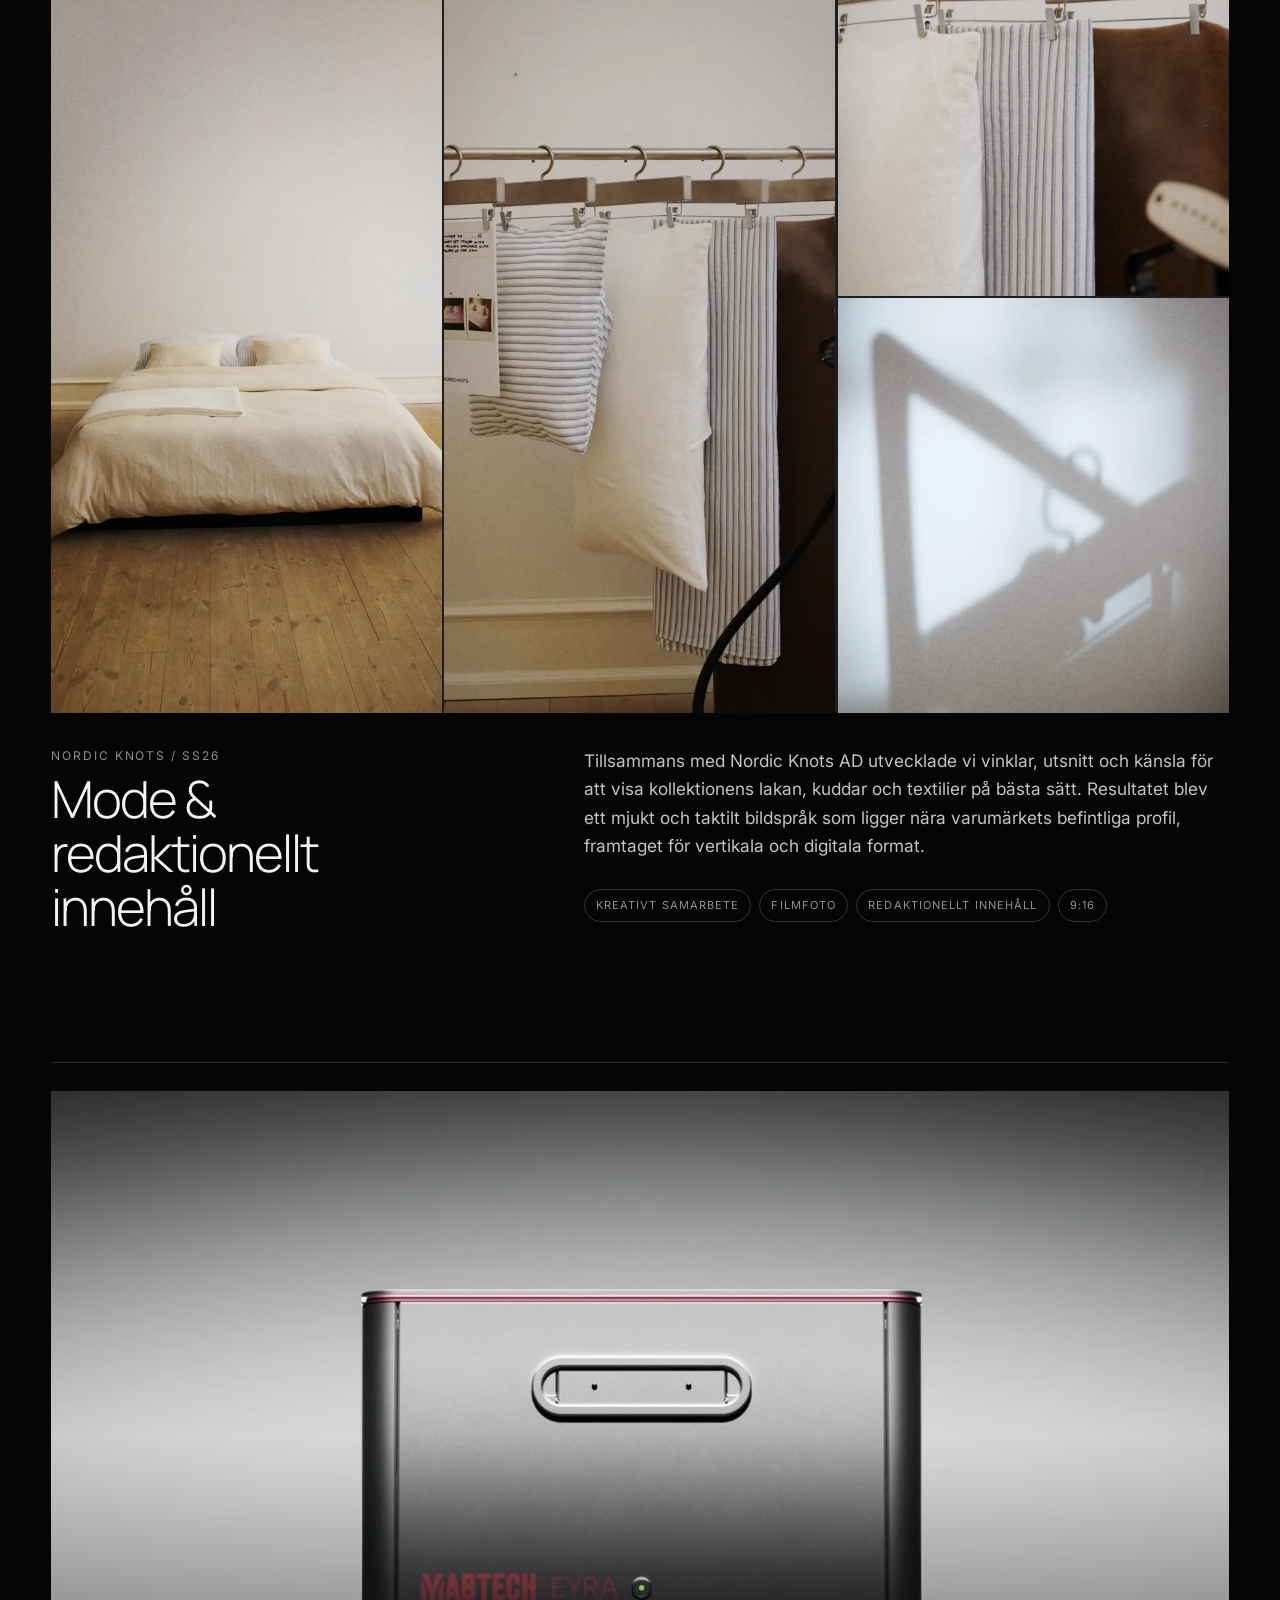
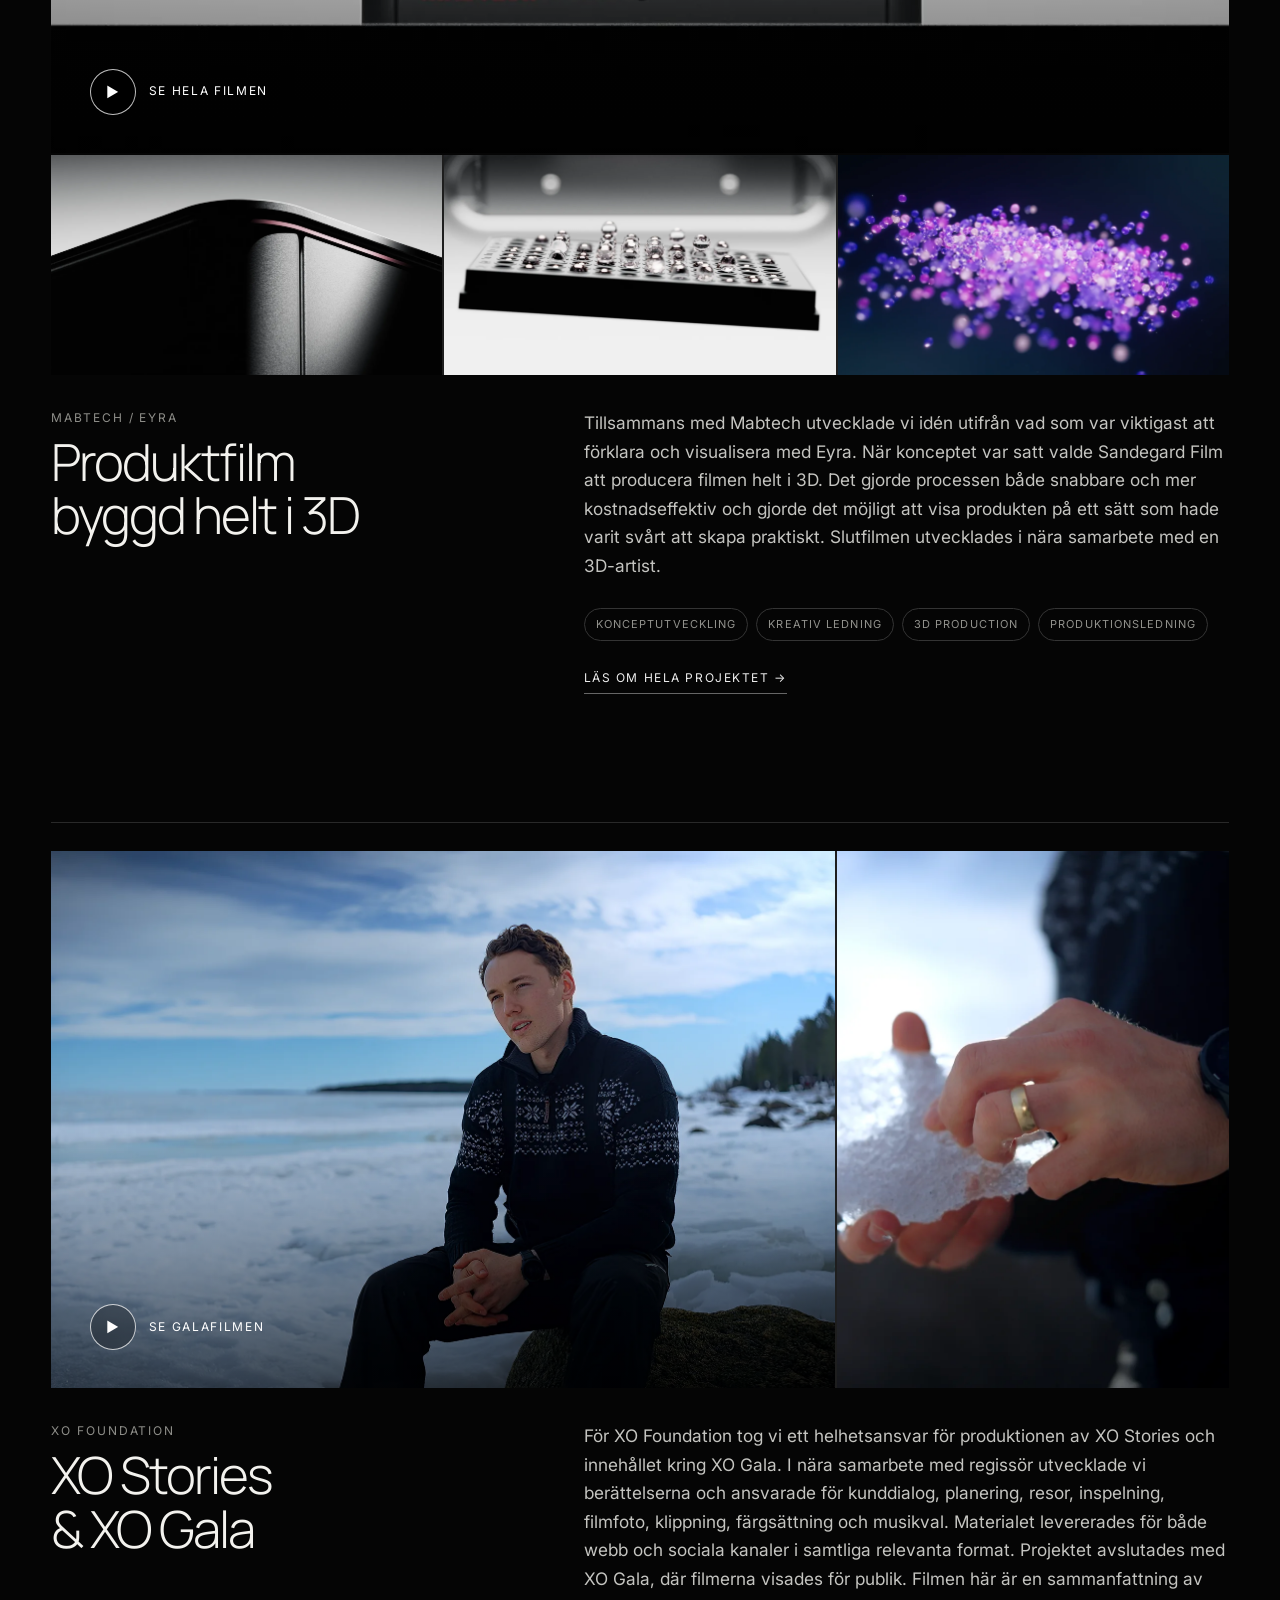
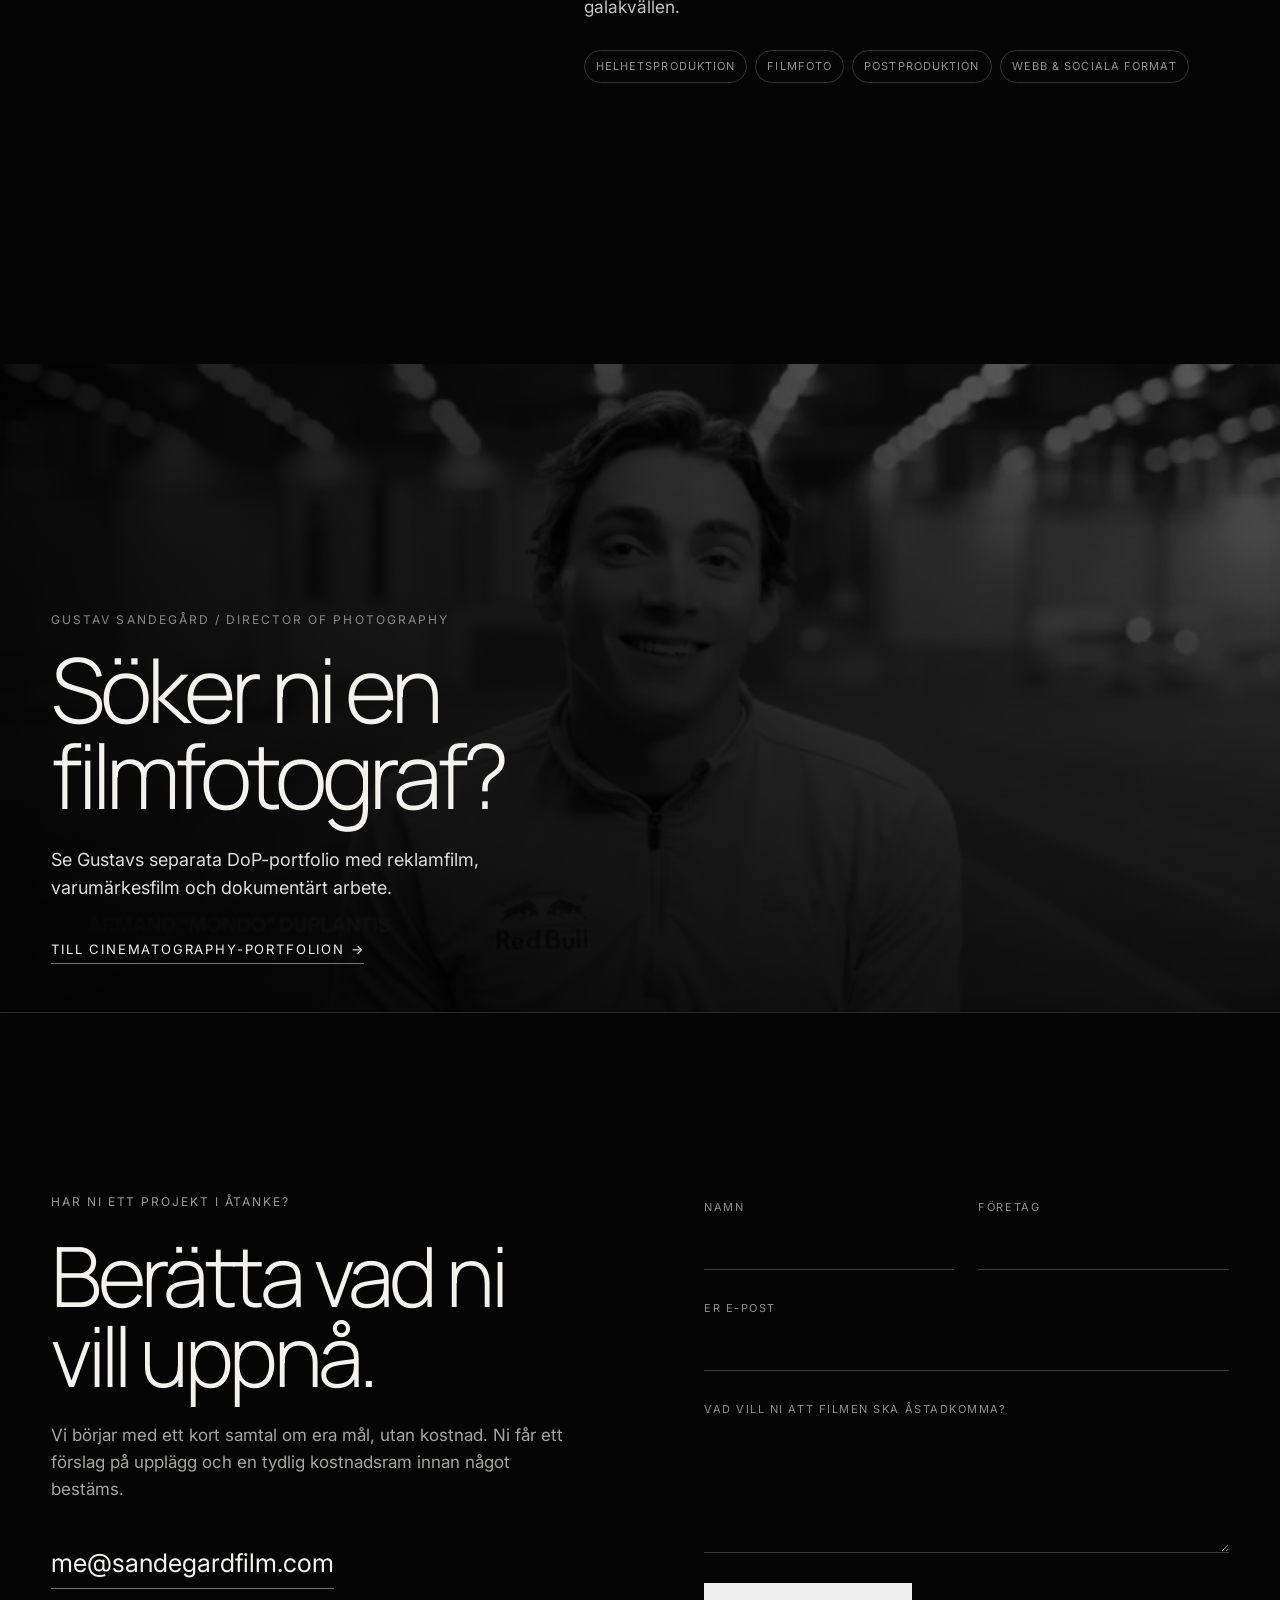
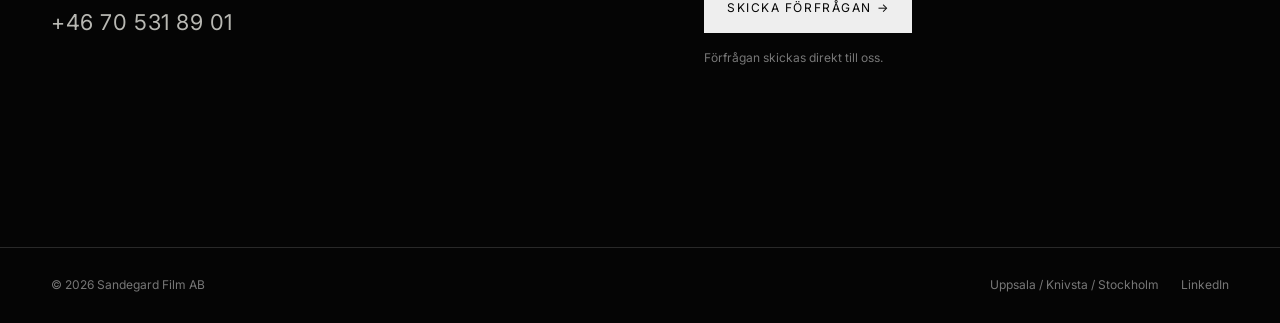
<file: production.html>
<!doctype html>
<html lang="sv">
<head>
  <meta charset="utf-8">
  <meta name="viewport" content="width=device-width, initial-scale=1">
  <title>Filmproduktion, reklamfilm & stillbild i Uppsala | Sandegard Film</title>
  <meta name="description" content="Film som hjälper företag i Uppsala och Stockholm att rekrytera, sälja och synas. Strategi, produktion och leverans för rätt kanaler, med ett litet och erfaret team.">
  <meta name="robots" content="index, follow, max-image-preview:large, max-video-preview:-1">
  <link rel="canonical" href="https://sandegardfilm.com/production">
  <meta name="theme-color" content="#050505">
  <link rel="preconnect" href="https://fonts.googleapis.com">
  <link rel="preconnect" href="https://fonts.gstatic.com" crossorigin>
  <link href="https://fonts.googleapis.com/css2?family=Inter:wght@300;400;500;600&family=Manrope:wght@300;400;500&display=swap" rel="stylesheet">
  <link rel="icon" type="image/png" sizes="64x64" href="assets/favicon-64.png">
  <link rel="apple-touch-icon" sizes="180x180" href="assets/apple-touch-icon.png">
  <script type="application/ld+json">
  {
    "@context": "https://schema.org",
    "@graph": [
      {
        "@type": "Organization",
        "@id": "https://sandegardfilm.com/#organization",
        "name": "Sandegard Film AB",
        "alternateName": "Sandegard Film",
        "url": "https://sandegardfilm.com/",
        "logo": "https://sandegardfilm.com/assets/sandegard-mark.png",
        "email": "me@sandegardfilm.com",
        "telephone": "+46705318901",
        "areaServed": ["Uppsala", "Knivsta", "Stockholm", "Sweden"],
        "sameAs": ["https://se.linkedin.com/in/gsandegard"]
      },
      {
        "@type": "Service",
        "@id": "https://sandegardfilm.com/production#service",
        "name": "Filmproduktion och stillbild för företag",
        "serviceType": ["Filmproduktion", "Reklamfilm", "Företagsfilm", "Stillbild", "Innehåll för sociala medier"],
        "provider": {"@id": "https://sandegardfilm.com/#organization"},
        "url": "https://sandegardfilm.com/production",
        "areaServed": [
          {"@type": "City", "name": "Uppsala"},
          {"@type": "AdministrativeArea", "name": "Knivsta kommun"},
          {"@type": "City", "name": "Stockholm"},
          {"@type": "Country", "name": "Sweden"}
        ],
        "description": "Sandegard Film producerar reklamfilm, företagsfilm, stillbild och innehåll för sociala medier från idé och strategi till färdig leverans."
      },
      {
        "@type": "WebPage",
        "@id": "https://sandegardfilm.com/production#webpage",
        "url": "https://sandegardfilm.com/production",
        "name": "Filmproduktion, reklamfilm och stillbild i Uppsala",
        "about": {"@id": "https://sandegardfilm.com/production#service"},
        "inLanguage": ["sv-SE", "en"]
      }
    ]
  }
  </script>
  <style>
    :root{--black:#050505;--soft:#0c0c0c;--line:#292929;--white:#f3f2ee;--muted:#a5a5a1;--pad:clamp(22px,4vw,70px);--max:1440px}
    *{box-sizing:border-box}html{scroll-behavior:smooth;background:var(--black)}body{margin:0;background:var(--black);color:var(--white);font-family:Inter,Arial,sans-serif;font-size:16px;line-height:1.55}a{color:inherit;text-decoration:none}button{font:inherit;color:inherit}img{display:block;width:100%;height:100%;object-fit:cover}.wrap{width:min(100%,var(--max));margin:auto;padding-inline:var(--pad)}
    .nav{position:fixed;z-index:20;top:0;left:0;right:0;height:82px;display:flex;align-items:center;background:linear-gradient(180deg,rgba(5,5,5,.88),rgba(5,5,5,0));transition:.25s}.nav.scrolled{background:rgba(5,5,5,.92);backdrop-filter:blur(16px);border-bottom:1px solid #1b1b1b}.nav-inner{display:flex;align-items:center;justify-content:space-between;width:100%}.brand{display:inline-flex;align-items:center;gap:12px;font-size:17px;line-height:1;letter-spacing:.24em;font-weight:500;text-transform:uppercase}.brand img{width:30px;height:30px;object-fit:contain;flex:0 0 auto}.nav-links{display:flex;align-items:center;gap:30px;font-size:13px;text-transform:uppercase;letter-spacing:.11em}.lang{display:flex;gap:4px;margin-left:8px}.lang button{border:0;background:none;color:#777;padding:5px;cursor:pointer}.lang button.active{color:#fff}.menu-btn{display:none;border:0;background:none;font-size:24px}
    .hero{min-height:100svh;display:grid;align-items:end;position:relative;overflow:hidden;padding-top:100px}.hero:before{content:"";position:absolute;inset:0;background:radial-gradient(circle at 73% 32%,#252525 0,transparent 27%),linear-gradient(132deg,#050505 12%,#111 58%,#050505 90%)}.hero:after{content:"";position:absolute;inset:0;opacity:.23;background-image:repeating-linear-gradient(90deg,transparent 0,transparent 79px,rgba(255,255,255,.04) 80px),linear-gradient(180deg,transparent 58%,#050505 100%)}.hero-content{position:relative;z-index:1;padding-bottom:clamp(54px,8vw,112px)}.eyebrow{display:flex;align-items:center;gap:12px;text-transform:uppercase;letter-spacing:.18em;font-size:12px;color:#c2c2be;margin-bottom:28px}.eyebrow:before{content:"";width:38px;height:1px;background:#fff}.eyebrow-copy{display:grid;gap:3px}.eyebrow-copy small{font-size:10px;color:#72726f;letter-spacing:.16em}.hero h1{font-family:Manrope,sans-serif;font-size:clamp(52px,9.2vw,142px);line-height:.9;letter-spacing:-.065em;font-weight:300;max-width:1100px;margin:0}.hero h1 em{font-style:normal;color:#7d7d79}.hero-bottom{display:flex;justify-content:space-between;align-items:end;margin-top:42px;gap:30px}.lead{font-size:clamp(18px,2vw,27px);font-weight:300;max-width:650px;margin:0;color:#ddd}.text-link{font-size:13px;text-transform:uppercase;letter-spacing:.14em;border-bottom:1px solid #777;padding-bottom:6px;white-space:nowrap}.text-link:hover{border-color:#fff}
    .reel{padding:0;background:#050505}.reel-frame{position:relative;aspect-ratio:2.39/1;overflow:hidden;background:#090909}.reel-video{display:block;width:100%;height:100%;object-fit:cover;object-position:center}.reel-label{position:absolute;z-index:1;left:var(--pad);bottom:clamp(18px,3vw,42px);margin:0;color:#eee;font-size:11px;text-transform:uppercase;letter-spacing:.17em;text-shadow:0 2px 18px #000}
    section{padding-block:clamp(90px,12vw,180px);border-top:1px solid var(--line)}.section-head{display:grid;grid-template-columns:1fr 2fr;gap:40px;margin-bottom:80px}.kicker{text-transform:uppercase;letter-spacing:.17em;color:#888;font-size:12px}.section-head h2{font-family:Manrope,sans-serif;font-size:clamp(38px,5.5vw,78px);font-weight:300;line-height:1.04;letter-spacing:-.045em;margin:0;max-width:900px}
    .direct{background:#eee;color:#0a0a0a}.direct .kicker{color:#666}.direct .section-head{margin-bottom:52px}.direct-copy{display:grid;grid-template-columns:1fr 1fr;gap:clamp(30px,8vw,130px);margin-left:33.333%}.direct-copy p{font-size:clamp(17px,1.6vw,22px);line-height:1.6;margin:0}.direct-copy p:last-child{color:#555}
    .service-grid{display:grid;grid-template-columns:repeat(4,1fr);border-top:1px solid var(--line)}.service{padding:34px 26px 52px 0;border-bottom:1px solid var(--line);min-height:280px}.service:not(:nth-child(4n+1)){padding-left:26px;border-left:1px solid var(--line)}.number{color:#666;font-size:12px;letter-spacing:.14em}.service h3{font-family:Manrope,sans-serif;font-size:25px;font-weight:400;margin:38px 0 15px}.service p{color:var(--muted);margin:0;max-width:330px}
    .bts{padding:0;border-top:0}.bts-grid{display:grid;grid-template-columns:1.55fr .8fr;grid-template-rows:1fr 1fr;gap:2px;background:#222;min-height:clamp(650px,76vw,1020px)}.bts-shot{position:relative;overflow:hidden;background:#050505;margin:0}.bts-shot:first-child{grid-row:1/3}.bts-shot img{filter:grayscale(1) contrast(1.04);transition:transform 1.2s ease,filter .7s ease}.bts-shot:hover img{transform:scale(1.012);filter:grayscale(.72) contrast(1.02)}.bts-caption{position:absolute;left:24px;bottom:20px;z-index:1;margin:0;color:#d7d7d2;font-size:11px;text-transform:uppercase;letter-spacing:.16em;text-shadow:0 1px 14px #000}
    .approach{background:#eee;color:#0a0a0a}.approach .section-head{margin-bottom:50px}.approach .kicker{color:#666}.approach-copy{display:grid;grid-template-columns:1fr 1fr;gap:clamp(30px,8vw,130px);margin-left:33.333%}.approach-copy p{font-size:clamp(17px,1.6vw,22px);margin:0;line-height:1.6}.approach-copy p:last-child{color:#555}
    .cases-intro{display:flex;justify-content:space-between;align-items:end;margin-bottom:42px}.cases-intro h2{font-family:Manrope,sans-serif;font-size:clamp(40px,6vw,82px);font-weight:300;letter-spacing:-.05em;margin:0}.featured-project{border-top:1px solid var(--line);padding-top:28px;margin-bottom:clamp(70px,10vw,130px)}.project-visuals{display:grid;grid-template-columns:2fr 1fr;gap:2px;background:#1e1e1e;overflow:hidden}.project-visuals figure,.project-visuals>.film-poster{margin:0;min-height:clamp(360px,42vw,650px);overflow:hidden;background:#111}.project-visuals>.film-poster{aspect-ratio:auto}.project-visuals img,.project-gallery img,.project-gallery-three img{transition:transform 1.2s ease}.project-visuals figure:hover img,.project-gallery figure:hover img,.project-gallery-three figure:hover img{transform:scale(1.012)}.project-visuals figure:last-child img{object-position:58% center}.project-gallery{display:grid;grid-template-columns:1.65fr 1fr;grid-template-rows:1fr 1fr;gap:2px;height:clamp(520px,55vw,790px);background:#1e1e1e;overflow:hidden}.project-gallery figure{margin:0;overflow:hidden;background:#111}.project-gallery figure:first-child{grid-row:1/3}.project-gallery-three{display:grid;grid-template-columns:repeat(3,1fr);gap:2px;margin-top:2px;background:#1e1e1e;overflow:hidden}.project-gallery-three figure{margin:0;aspect-ratio:16/9;overflow:hidden;background:#111}.project-info{display:grid;grid-template-columns:1fr 1.5fr;gap:clamp(35px,8vw,130px);padding-top:34px}.project-info h3{font-family:Manrope,sans-serif;font-size:clamp(31px,4vw,55px);font-weight:300;line-height:1.05;letter-spacing:-.04em;margin:7px 0 0}.project-client{color:#8e8e89;text-transform:uppercase;letter-spacing:.16em;font-size:12px;margin:0}.project-copy p{font-size:clamp(16px,1.35vw,20px);line-height:1.65;color:#c4c4c0;margin:0}.project-tags{display:flex;flex-wrap:wrap;gap:8px;margin-top:28px}.project-tags>span{border:1px solid #343434;border-radius:999px;padding:7px 11px;color:#92928d;font-size:11px;text-transform:uppercase;letter-spacing:.1em}
    .dop{padding-block:0;border:0}.dop-card{position:relative;min-height:72vh;display:grid;align-items:end;overflow:hidden}.dop-card img{position:absolute;inset:0;filter:grayscale(1);opacity:.58;transition:1s}.dop-card:hover img{transform:scale(1.02);filter:grayscale(.55)}.dop-card:after{content:"";position:absolute;inset:0;background:linear-gradient(90deg,rgba(0,0,0,.88),rgba(0,0,0,.22)),linear-gradient(0deg,rgba(0,0,0,.7),transparent)}.dop-content{position:relative;z-index:1;padding:var(--pad);max-width:780px}.dop-content h2{font-family:Manrope,sans-serif;font-size:clamp(45px,7vw,100px);font-weight:300;line-height:.96;letter-spacing:-.055em;margin:16px 0 28px}.dop-content p{max-width:560px;font-size:18px;color:#ddd;margin:0 0 35px}
    .editorial-grid{display:grid;grid-template-columns:1fr 1fr 1fr;grid-template-rows:1fr 1fr;gap:2px;height:clamp(650px,65vw,920px);background:#1e1e1e;overflow:hidden}.editorial-grid figure{margin:0;overflow:hidden;background:#111}.editorial-grid figure:first-child{grid-row:1/3}.editorial-video{grid-row:1/3;position:relative;overflow:hidden;background:#111}.editorial-video video{display:block;width:100%;height:100%;object-fit:cover}.editorial-grid img{transition:transform 1.2s ease}.editorial-grid figure:hover img{transform:scale(1.012)}
    .film-poster{position:relative;display:block;width:100%;aspect-ratio:16/9;padding:0;border:0;background:#0a0a0a;color:#fff;overflow:hidden;cursor:pointer;text-align:left}.film-poster img{position:absolute;inset:0;transition:transform 1.2s ease}.film-poster:after{content:"";position:absolute;inset:0;background:linear-gradient(0deg,rgba(0,0,0,.55),transparent 48%)}.film-poster:hover img{transform:scale(1.012)}.film-poster-label{position:absolute;z-index:1;left:clamp(20px,3vw,42px);bottom:clamp(20px,3vw,40px);display:flex;align-items:center;gap:13px;font-size:12px;text-transform:uppercase;letter-spacing:.14em}.film-play-icon{display:grid;place-items:center;width:46px;height:46px;border:1px solid rgba(255,255,255,.75);border-radius:50%;background:rgba(0,0,0,.28);backdrop-filter:blur(8px);font-size:14px;padding-left:2px}.project-gallery-two{display:grid;grid-template-columns:1fr 1fr;gap:2px;margin-top:2px;background:#1e1e1e}.project-gallery-two figure{margin:0;aspect-ratio:4/3;overflow:hidden;background:#111}.project-gallery-two img{transition:transform 1.2s ease}.project-gallery-two figure:hover img{transform:scale(1.012)}.case-link{display:inline-block;margin-top:28px;border-bottom:1px solid #666;padding-bottom:5px;color:#eee;font-size:12px;text-transform:uppercase;letter-spacing:.13em}.case-link:hover{border-color:#fff}.film-modal[hidden]{display:none}.film-modal{position:fixed;z-index:100;inset:0;display:grid;place-items:center;padding:clamp(18px,4vw,60px);background:rgba(0,0,0,.92);backdrop-filter:blur(12px)}.film-modal-frame{position:relative;width:min(1100px,100%);aspect-ratio:16/9;background:#000;box-shadow:0 30px 100px rgba(0,0,0,.55)}.film-modal-frame iframe{position:absolute;inset:0;width:100%;height:100%;border:0}.film-modal-close{position:absolute;z-index:1;right:0;bottom:calc(100% + 12px);border:0;background:none;color:#fff;padding:8px 0 8px 18px;cursor:pointer;text-transform:uppercase;letter-spacing:.12em;font-size:12px}.modal-open{overflow:hidden}
    .contact{padding-block:clamp(100px,14vw,190px)}.contact-grid{display:grid;grid-template-columns:1fr 1fr;gap:clamp(60px,10vw,150px);align-items:start}.contact-copy>p{color:#999;text-transform:uppercase;letter-spacing:.16em;font-size:12px;margin:0}.contact h2{font-family:Manrope,sans-serif;font-size:clamp(50px,6.5vw,96px);font-weight:300;line-height:.96;letter-spacing:-.055em;margin:25px 0 46px;max-width:760px}.contact-email{display:inline-block;font-size:clamp(18px,2vw,26px);border-bottom:1px solid #777;padding-bottom:5px}.contact-email:hover{border-color:#fff}.contact-form{display:grid;gap:30px;padding-top:6px}.form-row{display:grid;grid-template-columns:1fr 1fr;gap:24px}.field{display:grid;gap:9px}.field label{color:#8f8f8a;text-transform:uppercase;letter-spacing:.14em;font-size:11px}.field input,.field textarea{width:100%;border:0;border-bottom:1px solid #3a3a3a;background:transparent;color:#fff;border-radius:0;padding:7px 0 13px;font:400 16px/1.5 Inter,Arial,sans-serif;outline:none}.field textarea{min-height:126px;resize:vertical}.field input:focus,.field textarea:focus{border-color:#fff}.contact-submit{justify-self:start;border:1px solid #eee;background:#eee;color:#050505;padding:15px 22px;text-transform:uppercase;letter-spacing:.13em;font-size:12px;cursor:pointer;transition:.2s}.contact-submit:hover{background:transparent;color:#fff}.contact-submit:disabled{cursor:wait;opacity:.55}.form-note{color:#777;font-size:12px;margin:-14px 0 0}.form-note.success{color:#82c99b}.form-note.error{color:#e29a9a}.form-honey{position:absolute!important;left:-10000px!important;width:1px!important;height:1px!important;overflow:hidden!important}.footer{border-top:1px solid var(--line);padding:28px 0;color:#777;font-size:12px}.footer-inner{display:flex;justify-content:space-between;gap:20px}.footer-nav{display:flex;gap:22px}
    [data-lang]{display:none!important}body:not(.en) [data-lang="sv"]{display:initial!important}body.en [data-lang="en"]{display:initial!important}
    @media(max-width:820px){.nav-links>a{display:none}.menu-btn{display:none}.nav{height:68px}.brand{gap:9px;font-size:13px}.brand img{width:24px;height:24px}.hero-bottom,.section-head,.direct-copy,.approach-copy{display:block}.hero-bottom .text-link{display:inline-block;margin-top:32px}.reel-frame{aspect-ratio:16/9}.section-head{margin-bottom:46px}.section-head .kicker{margin-bottom:25px}.direct-copy,.approach-copy{margin-left:0}.direct-copy p+ p,.approach-copy p+ p{margin-top:25px}.service-grid{grid-template-columns:1fr}.service{min-height:0!important;padding:28px 0 40px!important;border-left:0!important}.service h3{margin-top:25px}.bts-grid{display:block;min-height:0}.bts-shot{height:58svh;border-bottom:2px solid #222}.bts-shot:nth-child(3){height:72svh}.cases-intro{display:block}.cases-intro .kicker{margin-top:18px}.project-visuals{display:block;background:none}.project-visuals figure,.project-visuals>.film-poster{min-height:0;aspect-ratio:16/9}.project-visuals>.film-poster+figure{margin-top:2px}.project-gallery{grid-template-columns:1fr 1fr;grid-template-rows:auto auto;height:auto}.project-gallery figure{aspect-ratio:4/3}.project-gallery figure:first-child{grid-column:1/3;grid-row:auto;aspect-ratio:16/9}.project-gallery-three{grid-template-columns:1fr}.project-info{display:block}.project-copy{margin-top:30px}.dop-card{min-height:78vh}.contact-grid{display:block}.contact-form{margin-top:70px}.form-row{display:block}.form-row .field+ .field{margin-top:30px}.footer-inner{display:block}.footer-nav{margin-top:15px;flex-wrap:wrap}}
    @media(max-width:820px){.editorial-grid{grid-template-columns:repeat(3,1fr);grid-template-rows:auto;height:auto}.editorial-video{grid-column:1/4;grid-row:auto;aspect-ratio:9/16;max-height:78svh}.editorial-video video{object-fit:contain}.editorial-grid figure,.editorial-grid figure:first-child{grid-row:auto;aspect-ratio:9/16}}
    @media(max-width:820px){.project-gallery-two{grid-template-columns:1fr 1fr}.film-poster-label{font-size:11px}.film-play-icon{width:40px;height:40px}.film-modal{padding:16px}.film-modal-close{bottom:calc(100% + 8px)}}
    @media(prefers-reduced-motion:reduce){html{scroll-behavior:auto}*{transition:none!important}}
  </style>
  <link rel="stylesheet" href="/assets/reveal.css?v=1">
  <style>.trust{padding-block:clamp(40px,5vw,64px)}.trust-inner{display:grid;grid-template-columns:1fr 2fr;gap:40px;align-items:center}.trust .kicker{margin:0}.trust-list{list-style:none;margin:0;padding:0;display:flex;flex-wrap:wrap;gap:14px 34px;font-family:Manrope,sans-serif;font-size:clamp(17px,1.6vw,22px);font-weight:300;color:#bdbdb8;letter-spacing:.01em}.contact-copy>p.contact-intro{color:#a5a5a1;max-width:520px;margin:-20px 0 40px;font-size:17px;line-height:1.6;text-transform:none;letter-spacing:0}@media(max-width:820px){.trust-inner{display:block}.trust .kicker{margin-bottom:18px}}.contact-links{display:flex;flex-direction:column;align-items:flex-start;gap:17px}.contact-phone{font-size:clamp(18px,1.7vw,23px);color:#b8b8b3;letter-spacing:.025em;transition:color .2s}.contact-phone:hover{color:#fff}</style>
</head>
<body>
  <header class="nav" id="nav"><div class="wrap nav-inner">
    <a class="brand" href="./"><img src="assets/sandegard-mark.png" alt="" aria-hidden="true"><span>Sandegard Film</span></a>
    <nav class="nav-links" aria-label="Huvudmeny">
      <a href="#production"><span data-lang="sv">Filmproduktion</span><span data-lang="en">Production</span></a>
      <a href="#work"><span data-lang="sv">Projekt</span><span data-lang="en">Work</span></a>
      <a href="cinematography">Cinematography</a>
      <a href="#contact"><span data-lang="sv">Kontakt</span><span data-lang="en">Contact</span></a>
      <div class="lang" aria-label="Välj språk"><button class="active" data-set-lang="sv">SE</button><button data-set-lang="en">EN</button></div>
    </nav>
  </div></header>

  <main id="top">
    <section class="hero">
      <div class="wrap hero-content">
        <div class="eyebrow"><div class="eyebrow-copy"><span data-lang="sv">Uppsala · Stockholm</span><span data-lang="en">Uppsala · Stockholm</span><small>Sweden · Worldwide</small></div></div>
        <h1><span data-lang="sv">Film som <em>känns.</em><br>Produktion som fungerar.</span><span data-lang="en">Films with <em>feeling.</em><br>Production that works.</span></h1>
        <div class="hero-bottom">
          <p class="lead"><span data-lang="sv">Film och stillbild som hjälper företag att rekrytera, sälja och synas. Vi börjar i vad filmen ska åstadkomma och bygger produktionen därifrån.</span><span data-lang="en">Film and stills that help companies recruit, sell and stand out. We start with what the film needs to achieve and build the production from there.</span></p>
          <a class="text-link" href="#contact"><span data-lang="sv">Boka ett första samtal →</span><span data-lang="en">Book a first call →</span></a>
        </div>
      </div>
    </section>

    <section class="reel" aria-label="Showreel">
      <div class="reel-frame">
        <video class="reel-video" autoplay muted loop playsinline preload="metadata" poster="assets/sandegard-film-reel-poster.jpg">
          <source src="assets/sandegard-film-reel-720.mp4" type="video/mp4" media="(max-width: 900px)">
          <source src="assets/sandegard-film-reel.mp4" type="video/mp4">
        </video>
        <p class="reel-label"><span data-lang="sv">Utvalda arbeten / Produktion &amp; filmfoto</span><span data-lang="en">Selected work / Production &amp; cinematography</span></p>
      </div>
    </section>

    <section class="trust" aria-label="Uppdragsgivare"><div class="wrap trust-inner">
      <p class="kicker"><span data-lang="sv">Film och filmfoto för bland andra</span><span data-lang="en">Film and cinematography for clients including</span></p>
      <ul class="trust-list"><li>Samsung</li><li>Renault</li><li>HOKA</li><li>Garmin</li><li>Mabtech</li><li>XO Foundation</li><li>Nordic Knots</li><li>Viaplay</li></ul>
    </div></section>

    <section class="direct" id="production"><div class="wrap">
      <div class="section-head"><div class="kicker"><span data-lang="sv">Direkt samarbete</span><span data-lang="en">Direct collaboration</span></div><h2><span data-lang="sv">Ni känner er verksamhet.<br>Vi kan filmproduktionen.</span><span data-lang="en">You know what you do.<br>We know film production.</span></h2></div>
      <div class="direct-copy"><p><span data-lang="sv">Ni kan komma med en färdig brief, en lös idé eller bara ett behov. Vi arbetar direkt med er och tar tillsammans fram en tydlig idé och ett genomförbart filmkoncept. Det fungerar lika bra med ett helt kommunikationsteam som med en person som ansvarar för marknadsföringen.</span><span data-lang="en">Come to us with a finished brief, an early idea or simply a need. We work directly with you to shape a clear idea and a film concept that can be realised, whether you are a full communications team or one person responsible for marketing.</span></p><p><span data-lang="sv">Vi kan ta ansvar för hela vägen från idé till färdig film, eller kliva in precis där ni behöver oss. Färre mellansteg ger en smidigare process och låter mer av budgeten synas i slutresultatet.</span><span data-lang="en">We can take responsibility for the full journey from concept to final film, or join exactly where you need us. Fewer layers make the process smoother and put more of the budget on screen.</span></p></div>
    </div></section>

    <section id="goals"><div class="wrap">
      <div class="section-head"><div class="kicker"><span data-lang="sv">Vad filmen ska göra</span><span data-lang="en">What the film should do</span></div><h2><span data-lang="sv">Film är ett verktyg.<br>Vi börjar med målet.</span><span data-lang="en">Film is a tool.<br>We start with the goal.</span></h2></div>
      <div class="service-grid">
        <article class="service"><div class="number">01</div><h3><span data-lang="sv">Rekrytering</span><span data-lang="en">Recruitment</span></h3><p><span data-lang="sv">Visa hur det faktiskt är att jobba hos er, med riktiga medarbetare i er egen miljö. Film för karriärsida, LinkedIn och mässor.</span><span data-lang="en">Show what it is really like to work with you, with real people in your own environment. Film for careers pages, LinkedIn and fairs.</span></p></article>
        <article class="service"><div class="number">02</div><h3><span data-lang="sv">Lansering &amp; försäljning</span><span data-lang="en">Launch &amp; sales</span></h3><p><span data-lang="sv">Produkt- och kampanjfilm som förklarar och säljer, med versioner för webb, annonser och sociala kanaler från samma produktion.</span><span data-lang="en">Product and campaign films that explain and sell, with versions for web, ads and social from the same production.</span></p></article>
        <article class="service"><div class="number">03</div><h3><span data-lang="sv">Projekt &amp; fastighet</span><span data-lang="en">Projects &amp; property</span></h3><p><span data-lang="sv">Löpande film- och drönardokumentation av byggen och nya områden, från första spadtaget till färdigt hem. Riktiga bilder istället för illustrationer.</span><span data-lang="en">Ongoing film and aerial documentation of construction and new developments, from groundbreaking to finished homes. Real images instead of renders.</span></p></article>
        <article class="service"><div class="number">04</div><h3><span data-lang="sv">Varumärke &amp; innehåll</span><span data-lang="en">Brand &amp; content</span></h3><p><span data-lang="sv">Varumärkesfilm och ett bildbibliotek med samma uttryck, så att ni har material att använda hela året. Gärna som löpande samarbete.</span><span data-lang="en">Brand films and an image library with one visual expression, so you have material for the whole year. Ideally as an ongoing partnership.</span></p></article>
      </div>
    </div></section>

    <section id="services"><div class="wrap">
      <div class="section-head"><div class="kicker"><span data-lang="sv">Så går det till</span><span data-lang="en">How it works</span></div><h2><span data-lang="sv">Från mål till färdig film, med en kontaktperson hela vägen.</span><span data-lang="en">From goal to finished film, with one point of contact all the way.</span></h2></div>
      <div class="service-grid">
        <article class="service"><div class="number">01</div><h3><span data-lang="sv">Idé & strategi</span><span data-lang="en">Concept & strategy</span></h3><p><span data-lang="sv">Vi utgår från mål, målgrupp och kanal för att hitta rätt idé, berättelse och format.</span><span data-lang="en">We start with the objective, audience and channel to shape the right concept, story and format.</span></p></article>
        <article class="service"><div class="number">02</div><h3><span data-lang="sv">Film &amp; stillbild</span><span data-lang="en">Film &amp; stills</span></h3><p><span data-lang="sv">Vi planerar och genomför film- och stillbildsproduktion med ett team anpassat efter projektets ambition, tempo och budget.</span><span data-lang="en">We plan and deliver film and stills with a team shaped around the project's ambition, pace and budget.</span></p></article>
        <article class="service"><div class="number">03</div><h3><span data-lang="sv">Postproduktion</span><span data-lang="en">Post-production</span></h3><p><span data-lang="sv">Klippning, färgsättning, ljud och grafik samlas till en genomarbetad helhet.</span><span data-lang="en">Editing, colour, sound and graphics come together as one considered whole.</span></p></article>
        <article class="service"><div class="number">04</div><h3><span data-lang="sv">Sociala medier</span><span data-lang="en">Social content</span></h3><p><span data-lang="sv">Reels, TikTok, kortformat och kampanjversioner som planeras för rätt kanal redan från början.</span><span data-lang="en">Reels, TikTok, short-form and campaign cutdowns, planned for the right channel from the start.</span></p></article>
      </div>
    </div></section>

    <section class="bts" aria-label="Behind the scenes">
      <div class="bts-grid">
        <figure class="bts-shot"><img src="assets/bts-location.jpg" alt="Litet filmteam under en inspelning på location vid havet"><figcaption class="bts-caption"><span data-lang="sv">På location</span><span data-lang="en">On location</span></figcaption></figure>
        <figure class="bts-shot"><img src="assets/bts-sport.jpg" alt="Kameraarbete under en sportproduktion"><figcaption class="bts-caption"><span data-lang="sv">Sportproduktion</span><span data-lang="en">Sports production</span></figcaption></figure>
        <figure class="bts-shot"><img src="assets/bts-portrait.jpg" alt="Gustav Sandegård arbetar med en filmkamera på inspelning"><figcaption class="bts-caption"><span data-lang="sv">Bakom kameran</span><span data-lang="en">Behind the camera</span></figcaption></figure>
      </div>
    </section>

    <section class="approach"><div class="wrap">
      <div class="section-head"><div class="kicker"><span data-lang="sv">Arbetssätt</span><span data-lang="en">Approach</span></div><h2><span data-lang="sv">Liten när det går.<br>Större när det behövs.</span><span data-lang="en">Small when possible.<br>Bigger when needed.</span></h2></div>
      <div class="approach-copy"><p><span data-lang="sv">Vi arbetar nära genom hela processen och sätter ihop ett team utifrån vad varje uppdrag behöver. Det ger en rak väg från idé till genomförande.</span><span data-lang="en">We stay close throughout the process and build the team around what each project actually needs. This creates a direct path from idea to execution.</span></p><p><span data-lang="sv">Varje produktion byggs efter uppgiften. Från snabbrörligt innehåll för sociala medier till större kampanjfilmer. Det håller processen smidig, budgeten fokuserad och kvaliteten där den syns.</span><span data-lang="en">Every production is built around the assignment. From fast-moving social content to larger campaign films. This keeps the process agile, the budget focused and the quality where it shows.</span></p></div>
    </div></section>

    <section id="work"><div class="wrap">
      <div class="cases-intro"><h2><span data-lang="sv">Utvalda projekt</span><span data-lang="en">Selected work</span></h2><div class="kicker"><span data-lang="sv">Filmproduktion / innehåll</span><span data-lang="en">Production / content</span></div></div>
      <article class="featured-project">
        <button class="film-poster" type="button" data-film-target="vassunda-film" aria-haspopup="dialog" aria-controls="vassunda-film">
          <img src="assets/vassunda-still.webp" alt="Vassunda Golfklubb i varmt morgonljus" loading="lazy">
          <span class="film-poster-label"><span class="film-play-icon" aria-hidden="true">▶</span><span><span data-lang="sv">Se hela filmen</span><span data-lang="en">Watch the full film</span></span></span>
        </button>
        <div class="project-gallery-two">
          <figure><img src="assets/vassunda-aerial-green.webp" alt="Drönarbild rakt ovanför en green på Vassunda Golfklubb" loading="lazy"></figure>
          <figure><img src="assets/vassunda-aerial-course.webp" alt="Drönarvy över Vassunda Golfklubb" loading="lazy"></figure>
        </div>
        <div class="project-info">
          <div><p class="project-client">Vassunda Golfklubb</p><h3><span data-lang="sv">Premiumfilm<br>&amp; stillbildsbibliotek</span><span data-lang="en">Premium film<br>&amp; image library</span></h3></div>
          <div class="project-copy">
            <p><span data-lang="sv">Vassunda Golfklubb gav oss fria tyglar att skapa en premiumfilm och ett stillbildsbibliotek med samma visuella uttryck. Sandegard Film ansvarade för hela processen, från idé, visualisering och noggrann planering till inspelning, drönarfoto, stillbild och full postproduktion. Produktionen genomfördes självständigt, med planeringen som nyckeln till att fånga rätt ljus, rörelse och miljö i varje bild.</span><span data-lang="en">Vassunda Golfklubb gave us the freedom to create a premium film and a still image library with one consistent visual expression. Sandegard Film handled the complete process, from concept, visualisation and detailed planning to filming, aerial photography, stills and full post-production. The production was carried out independently, with careful planning making it possible to capture the right light, movement and setting in every frame.</span></p>
            <div class="project-tags"><span><span data-lang="sv">Idé &amp; koncept</span><span data-lang="en">Concept</span></span><span><span data-lang="sv">Helhetsproduktion</span><span data-lang="en">Full production</span></span><span><span data-lang="sv">Film &amp; stillbild</span><span data-lang="en">Film &amp; stills</span></span><span><span data-lang="sv">Drönarfoto</span><span data-lang="en">Aerials</span></span><span><span data-lang="sv">Postproduktion</span><span data-lang="en">Post-production</span></span></div>
            <a class="case-link" href="/projekt/vassunda-golfklubb"><span data-lang="sv">Läs om hela projektet →</span><span data-lang="en">View the full project →</span></a>
          </div>
        </div>
      </article>
      <article class="featured-project" id="garmin-venu-3">
        <button class="film-poster" type="button" data-film-target="garmin-film" aria-haspopup="dialog" aria-controls="garmin-film">
          <img src="assets/garmin-venu3-yoga.webp" alt="Garmin Venu 3 under en träningssekvens" loading="lazy">
          <span class="film-poster-label"><span class="film-play-icon" aria-hidden="true">▶</span><span><span data-lang="sv">Se hela filmen</span><span data-lang="en">Watch the full film</span></span></span>
        </button>
        <div class="project-gallery-two">
          <figure><img src="assets/garmin-venu3-city.webp" alt="Garmin Venu 3 fotograferad i stadsmiljö" loading="lazy"></figure>
          <figure><img src="assets/garmin-venu3-home.webp" alt="Garmin Venu 3 i en ljus hemmiljö" loading="lazy"></figure>
        </div>
        <div class="project-info">
          <div><p class="project-client">Garmin / DRUM SWE</p><h3><span data-lang="sv">Kampanjfilm<br>&amp; stillbild</span><span data-lang="en">Campaign film<br>&amp; stills</span></h3></div>
          <div class="project-copy">
            <p><span data-lang="sv">På uppdrag av DRUM SWE ansvarade Sandegard Film för produktionen av kampanjen för Garmin Venu 3. Utifrån byråns koncept tog vi fram den visuella gestaltningen, satte och ledde produktionsteamet samt ansvarade för budget, filmfoto, stillbild, klippning och postproduktion. Resultatet blev en sammanhållen leverans av film och bilder med ett gemensamt visuellt uttryck.</span><span data-lang="en">Commissioned by DRUM SWE, Sandegard Film led the production of the Garmin Venu 3 campaign. Working from the agency's concept, we shaped the visual approach, assembled and led the production team, and handled the budget, cinematography, stills, editing and post-production. The result was a cohesive delivery of film and imagery with one consistent visual expression.</span></p>
            <div class="project-tags"><span><span data-lang="sv">Produktionsledning</span><span data-lang="en">Production lead</span></span><span><span data-lang="sv">Visuell gestaltning</span><span data-lang="en">Visual direction</span></span><span><span data-lang="sv">Filmfoto</span><span data-lang="en">Cinematography</span></span><span><span data-lang="sv">Stillbild</span><span data-lang="en">Stills</span></span><span><span data-lang="sv">Postproduktion</span><span data-lang="en">Post-production</span></span></div>
            <a class="case-link" href="/projekt/garmin-venu-3"><span data-lang="sv">Läs om hela projektet →</span><span data-lang="en">View the full project →</span></a>
          </div>
        </div>
      </article>
      <article class="featured-project" id="nordic-knots-ss26">
        <div class="editorial-grid">
          <figure><img src="assets/nordic-knots-bed.webp" alt="Säng bäddad med textilier ur Nordic Knots SS26" loading="lazy"></figure>
          <div class="editorial-video">
            <video autoplay muted loop playsinline preload="metadata" poster="assets/nordic-knots-ss26-poster.webp" aria-label="Nordic Knots SS26 editorial film">
              <source src="assets/nordic-knots-ss26-loop.mp4" type="video/mp4">
            </video>
          </div>
          <figure><img src="assets/nordic-knots-textiles.webp" alt="Textilier ur Nordic Knots SS26-kollektion" loading="lazy"></figure>
          <figure><img src="assets/nordic-knots-shadow.webp" alt="Editorial detaljbild från Nordic Knots SS26" loading="lazy"></figure>
        </div>
        <div class="project-info">
          <div><p class="project-client">Nordic Knots / SS26</p><h3><span data-lang="sv">Mode &amp;<br>redaktionellt innehåll</span><span data-lang="en">Fashion &amp;<br>editorial content</span></h3></div>
          <div class="project-copy">
            <p><span data-lang="sv">Tillsammans med Nordic Knots AD utvecklade vi vinklar, utsnitt och känsla för att visa kollektionens lakan, kuddar och textilier på bästa sätt. Resultatet blev ett mjukt och taktilt bildspråk som ligger nära varumärkets befintliga profil, framtaget för vertikala och digitala format.</span><span data-lang="en">Together with Nordic Knots' art director, we developed the angles, framing and mood that best presented the collection's sheets, pillows and textiles. The result is a soft, tactile visual language aligned with the brand's established identity and created for vertical and digital formats.</span></p>
            <div class="project-tags"><span><span data-lang="sv">Kreativt samarbete</span><span data-lang="en">Creative collaboration</span></span><span><span data-lang="sv">Filmfoto</span><span data-lang="en">Cinematography</span></span><span><span data-lang="sv">Redaktionellt innehåll</span><span data-lang="en">Editorial content</span></span><span>9:16</span></div>
          </div>
        </div>
      </article>
      <article class="featured-project" id="mabtech-eyra">
        <button class="film-poster" type="button" data-film-target="eyra-film" aria-haspopup="dialog" aria-controls="eyra-film">
          <img src="assets/mabtech-eyra-product.webp" alt="3D-visualisering av Mabtech Eyra" loading="lazy">
          <span class="film-poster-label"><span class="film-play-icon" aria-hidden="true">▶</span><span><span data-lang="sv">Se hela filmen</span><span data-lang="en">Watch the full film</span></span></span>
        </button>
        <div class="project-gallery-three">
          <figure><img src="assets/mabtech-eyra-detail.webp" alt="Detaljbild av Mabtech Eyra i 3D" loading="lazy"></figure>
          <figure><img src="assets/mabtech-eyra-sample.webp" alt="Visualisering av provhantering i Mabtech Eyra" loading="lazy"></figure>
          <figure><img src="assets/mabtech-eyra-particles.webp" alt="3D-visualisering av partiklar i Mabtech Eyra-filmen" loading="lazy"></figure>
        </div>
        <div class="project-info">
          <div><p class="project-client">Mabtech / Eyra</p><h3><span data-lang="sv">Produktfilm<br>byggd helt i 3D</span><span data-lang="en">Product film<br>created entirely in 3D</span></h3></div>
          <div class="project-copy">
            <p><span data-lang="sv">Tillsammans med Mabtech utvecklade vi idén utifrån vad som var viktigast att förklara och visualisera med Eyra. När konceptet var satt valde Sandegard Film att producera filmen helt i 3D. Det gjorde processen både snabbare och mer kostnadseffektiv och gjorde det möjligt att visa produkten på ett sätt som hade varit svårt att skapa praktiskt. Slutfilmen utvecklades i nära samarbete med en 3D-artist.</span><span data-lang="en">Together with Mabtech, we developed the concept around what mattered most to explain and visualise about Eyra. Once the idea was in place, Sandegard Film chose to produce the film entirely in 3D. This made the process faster and more cost-efficient while showing the product in ways that would have been difficult to achieve practically. The final film was developed in close collaboration with a 3D artist.</span></p>
            <div class="project-tags"><span><span data-lang="sv">Konceptutveckling</span><span data-lang="en">Concept development</span></span><span><span data-lang="sv">Kreativ ledning</span><span data-lang="en">Creative direction</span></span><span>3D production</span><span><span data-lang="sv">Produktionsledning</span><span data-lang="en">Production lead</span></span></div>
            <a class="case-link" href="/projekt/mabtech-eyra"><span data-lang="sv">Läs om hela projektet →</span><span data-lang="en">View the full project →</span></a>
          </div>
        </div>
      </article>
      <article class="featured-project">
        <div class="project-visuals">
          <button class="film-poster" type="button" data-film-target="xo-film" aria-haspopup="dialog" aria-controls="xo-film">
            <img src="assets/xo-iskraft-portrait.webp" alt="Dokumentärt porträtt för XO Stories, inspelat vid den frusna kusten i Luleå" loading="lazy">
            <span class="film-poster-label"><span class="film-play-icon" aria-hidden="true">▶</span><span><span data-lang="sv">Se galafilmen</span><span data-lang="en">Watch the gala film</span></span></span>
          </button>
          <figure><img src="assets/xo-iskraft-detail.webp" alt="Närbild på is under inspelningen av XO Stories" loading="lazy"></figure>
        </div>
        <div class="project-info">
          <div><p class="project-client">XO Foundation</p><h3>XO Stories<br>&amp; XO Gala</h3></div>
          <div class="project-copy">
            <p><span data-lang="sv">För XO Foundation tog vi ett helhetsansvar för produktionen av XO Stories och innehållet kring XO Gala. I nära samarbete med regissör utvecklade vi berättelserna och ansvarade för kunddialog, planering, resor, inspelning, filmfoto, klippning, färgsättning och musikval. Materialet levererades för både webb och sociala kanaler i samtliga relevanta format. Projektet avslutades med XO Gala, där filmerna visades för publik. Filmen här är en sammanfattning av galakvällen.</span><span data-lang="en">For XO Foundation, we led the full production of XO Stories and the content surrounding XO Gala. Working closely with the director, we developed the stories and handled client communication, planning, travel, production, cinematography, editing, colour and music selection. The films were delivered for both web and social channels in every relevant format. The project concluded with XO Gala, where the films were screened for an audience. The film shown here is a summary of the gala evening.</span></p>
            <div class="project-tags"><span><span data-lang="sv">Helhetsproduktion</span><span data-lang="en">Full production</span></span><span><span data-lang="sv">Filmfoto</span><span data-lang="en">Cinematography</span></span><span><span data-lang="sv">Postproduktion</span><span data-lang="en">Post-production</span></span><span><span data-lang="sv">Webb &amp; sociala format</span><span data-lang="en">Web &amp; social formats</span></span></div>
          </div>
        </div>
      </article>
    </div></section>

    <section class="dop"><a class="dop-card" href="cinematography">
      <img src="assets/dop-mondo.webp" alt="Mondo Duplantis i The Next Centimeter, fotograferad av Gustav Sandegård">
      <div class="dop-content"><div class="kicker">Gustav Sandegård / Director of Photography</div><h2><span data-lang="sv">Söker ni en filmfotograf?</span><span data-lang="en">Looking for a cinematographer?</span></h2><p><span data-lang="sv">Se Gustavs separata DoP-portfolio med reklamfilm, varumärkesfilm och dokumentärt arbete.</span><span data-lang="en">Explore Gustav's dedicated cinematography portfolio across commercials, branded content and documentary work.</span></p><span class="text-link"><span data-lang="sv">Till cinematography-portfolion →</span><span data-lang="en">View cinematography portfolio →</span></span></div>
    </a></section>

    <section class="contact" id="contact"><div class="wrap contact-grid">
      <div class="contact-copy"><p><span data-lang="sv">Har ni ett projekt i åtanke?</span><span data-lang="en">Have a project in mind?</span></p><h2><span data-lang="sv">Berätta vad ni vill uppnå.</span><span data-lang="en">Tell us what you want to achieve.</span></h2><p class="contact-intro"><span data-lang="sv">Vi börjar med ett kort samtal om era mål, utan kostnad. Ni får ett förslag på upplägg och en tydlig kostnadsram innan något bestäms.</span><span data-lang="en">We start with a short call about your goals, free of charge. You get a proposed approach and a clear cost range before anything is decided.</span></p><div class="contact-links"><a class="contact-email" href="mailto:me@sandegardfilm.com">me@sandegardfilm.com</a><a class="contact-phone" href="tel:+46705318901" aria-label="Ring Sandegard Film på +46 70 531 89 01">+46 70 531 89 01</a></div></div>
      <form class="contact-form" id="project-form" action="#contact" method="POST">
        <input type="hidden" name="_subject" value="Ny projektförfrågan från sandegardfilm.com">
        <input type="hidden" name="_template" value="table">
        <input type="hidden" name="_captcha" value="false">
        <label class="form-honey" aria-hidden="true">Lämna detta fält tomt<input name="_honey" tabindex="-1" autocomplete="off"></label>
        <label class="form-honey" aria-hidden="true">Webbplats<input name="website" tabindex="-1" autocomplete="off"></label>
        <label class="form-honey" aria-hidden="true">Telefon<input name="phone_number" tabindex="-1" autocomplete="off"></label>
        <input type="hidden" name="form_session" id="form-session" value="">
        <div class="form-row">
          <div class="field"><label for="contact-name"><span data-lang="sv">Namn</span><span data-lang="en">Name</span></label><input id="contact-name" name="name" autocomplete="name" maxlength="120" required></div>
          <div class="field"><label for="contact-company"><span data-lang="sv">Företag</span><span data-lang="en">Company</span></label><input id="contact-company" name="company" autocomplete="organization" maxlength="160"></div>
        </div>
        <div class="field"><label for="contact-email"><span data-lang="sv">Er e-post</span><span data-lang="en">Your email</span></label><input id="contact-email" name="email" type="email" autocomplete="email" maxlength="254" required></div>
        <div class="field"><label for="contact-message"><span data-lang="sv">Vad vill ni att filmen ska åstadkomma?</span><span data-lang="en">What do you want the film to achieve?</span></label><textarea id="contact-message" name="message" minlength="10" maxlength="5000" required></textarea></div>
        <button class="contact-submit" type="submit"><span data-lang="sv">Skicka förfrågan →</span><span data-lang="en">Send enquiry →</span></button>
        <p class="form-note" id="form-status" role="status" aria-live="polite"><span data-lang="sv">Förfrågan skickas direkt till oss.</span><span data-lang="en">Your enquiry is sent directly to us.</span></p>
      </form>
    </div></section>
  </main>

  <div class="film-modal" id="xo-film" data-film-modal role="dialog" aria-modal="true" aria-label="XO Gala film" hidden>
    <div class="film-modal-frame">
      <button class="film-modal-close" type="button" data-film-close><span data-lang="sv">Stäng ×</span><span data-lang="en">Close ×</span></button>
      <iframe data-src="https://player.vimeo.com/video/1229856833?autoplay=1&amp;title=0&amp;byline=0&amp;portrait=0&amp;dnt=1" title="XO Gala film" allow="autoplay; fullscreen; picture-in-picture" allowfullscreen></iframe>
    </div>
  </div>

  <div class="film-modal" id="vassunda-film" data-film-modal role="dialog" aria-modal="true" aria-label="Vassunda Golfklubb reklamfilm" hidden>
    <div class="film-modal-frame">
      <button class="film-modal-close" type="button" data-film-close><span data-lang="sv">Stäng ×</span><span data-lang="en">Close ×</span></button>
      <iframe data-src="https://player.vimeo.com/video/1114040351?autoplay=1&amp;title=0&amp;byline=0&amp;portrait=0&amp;dnt=1" title="Vassunda Golfklubb reklamfilm" allow="autoplay; fullscreen; picture-in-picture" allowfullscreen></iframe>
    </div>
  </div>

  <div class="film-modal" id="garmin-film" data-film-modal role="dialog" aria-modal="true" aria-label="Garmin Venu 3 campaign film" hidden>
    <div class="film-modal-frame">
      <button class="film-modal-close" type="button" data-film-close><span data-lang="sv">Stäng ×</span><span data-lang="en">Close ×</span></button>
      <iframe data-src="https://player.vimeo.com/video/1084591740?autoplay=1&amp;title=0&amp;byline=0&amp;portrait=0&amp;dnt=1" title="Garmin Venu 3 campaign film" allow="autoplay; fullscreen; picture-in-picture" allowfullscreen></iframe>
    </div>
  </div>

  <div class="film-modal" id="eyra-film" data-film-modal role="dialog" aria-modal="true" aria-label="Mabtech Eyra 3D-produktfilm" hidden>
    <div class="film-modal-frame">
      <button class="film-modal-close" type="button" data-film-close><span data-lang="sv">Stäng ×</span><span data-lang="en">Close ×</span></button>
      <iframe data-src="https://player.vimeo.com/video/1146854287?autoplay=1&amp;title=0&amp;byline=0&amp;portrait=0&amp;dnt=1" title="Mabtech Eyra 3D-produktfilm" allow="autoplay; fullscreen; picture-in-picture" allowfullscreen></iframe>
    </div>
  </div>

  <footer class="footer"><div class="wrap footer-inner"><span>© <span id="year"></span> Sandegard Film AB</span><div class="footer-nav"><span>Uppsala / Knivsta / Stockholm</span><a href="https://se.linkedin.com/in/gsandegard" target="_blank" rel="noopener">LinkedIn</a></div></div></footer>
  <script>
    const body=document.body, buttons=document.querySelectorAll('[data-set-lang]');
    buttons.forEach(btn=>btn.addEventListener('click',()=>{const en=btn.dataset.setLang==='en';body.classList.toggle('en',en);document.documentElement.lang=en?'en':'sv';buttons.forEach(b=>b.classList.toggle('active',b===btn));localStorage.setItem('sf-lang',en?'en':'sv')}));
    if(localStorage.getItem('sf-lang')==='en') buttons[1].click();
    addEventListener('scroll',()=>document.getElementById('nav').classList.toggle('scrolled',scrollY>25),{passive:true});
    const projectForm=document.getElementById('project-form');
    const formStartedAt=Date.now();
    let formHasInteraction=false;
    projectForm.action='https://formsubmit.co/ajax/'+'3bed1da4c739523c42aafc1e1092c536';
    document.getElementById('form-session').value=(globalThis.crypto?.randomUUID?.()||`${Date.now()}-${Math.random().toString(36).slice(2)}`);
    ['pointerdown','keydown','input'].forEach(type=>projectForm.addEventListener(type,event=>{if(event.isTrusted)formHasInteraction=true},{passive:true}));
    projectForm.addEventListener('submit',async event=>{
      event.preventDefault();
      const form=event.currentTarget,submit=form.querySelector('[type="submit"]'),status=document.getElementById('form-status'),original=submit.innerHTML;
      const data=new FormData(form),looksAutomated=['_honey','website','phone_number'].some(name=>String(data.get(name)||'').trim());
      const elapsed=Date.now()-formStartedAt,lastSent=Number(localStorage.getItem('sandegard-last-enquiry')||0),sentTooRecently=Date.now()-lastSent<45000;
      const showSuccess=()=>{form.reset();status.textContent=body.classList.contains('en')?'Thank you. Your enquiry has been sent.':'Tack. Din förfrågan är skickad.';status.className='form-note success'};
      if(looksAutomated){showSuccess();return}
      if(!formHasInteraction||elapsed<2500){status.textContent=body.classList.contains('en')?'Please review the form and try again.':'Kontrollera formuläret och försök igen.';status.className='form-note error';return}
      if(sentTooRecently){showSuccess();return}
      submit.disabled=true;submit.textContent=body.classList.contains('en')?'Sending…':'Skickar…';status.className='form-note';
      try{
        const response=await fetch(form.action,{method:'POST',body:data,headers:{Accept:'application/json'}});
        if(!response.ok)throw new Error('Request failed');
        localStorage.setItem('sandegard-last-enquiry',String(Date.now()));
        showSuccess();
      }catch(error){
        status.textContent=body.classList.contains('en')?'Something went wrong. Please email us directly.':'Något gick fel. Mejla oss gärna direkt.';status.className='form-note error';
      }finally{submit.disabled=false;submit.innerHTML=original}
    });
    let activeFilmTrigger=null;
    const closeFilm=()=>{const modal=document.querySelector('[data-film-modal]:not([hidden])');if(!modal)return;modal.hidden=true;modal.querySelector('iframe').src='';body.classList.remove('modal-open');activeFilmTrigger?.focus();activeFilmTrigger=null};
    document.querySelectorAll('[data-film-target]').forEach(trigger=>trigger.addEventListener('click',()=>{const modal=document.getElementById(trigger.dataset.filmTarget),frame=modal.querySelector('iframe');activeFilmTrigger=trigger;frame.src=frame.dataset.src;modal.hidden=false;body.classList.add('modal-open');modal.querySelector('[data-film-close]').focus()}));
    document.querySelectorAll('[data-film-modal]').forEach(modal=>{modal.querySelector('[data-film-close]').addEventListener('click',closeFilm);modal.addEventListener('click',event=>{if(event.target===modal)closeFilm()})});addEventListener('keydown',event=>{if(event.key==='Escape')closeFilm()});
    if(matchMedia('(prefers-reduced-motion: reduce)').matches) document.querySelectorAll('video[autoplay]').forEach(video=>video.pause());
    document.getElementById('year').textContent=new Date().getFullYear();
  </script>
  <script src="/assets/reveal.js?v=1"></script>
</body>
</html>
</file>
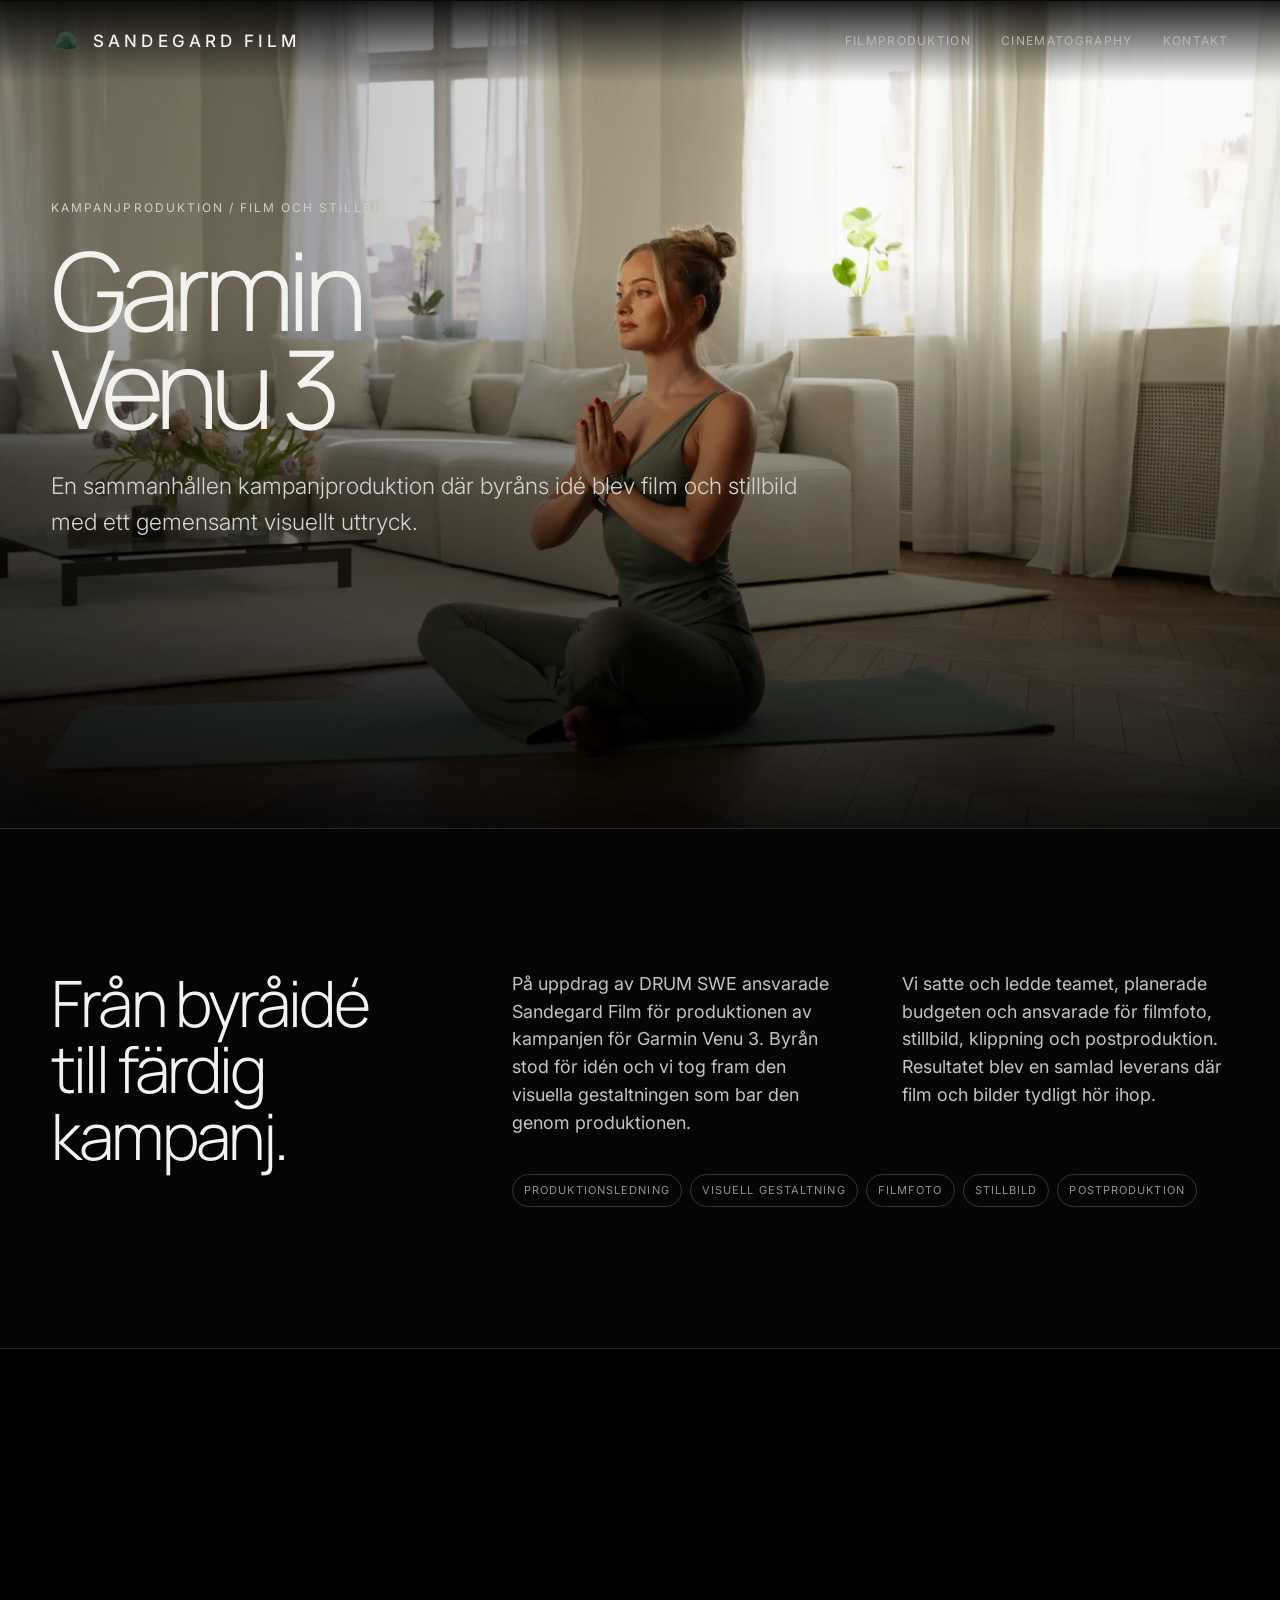
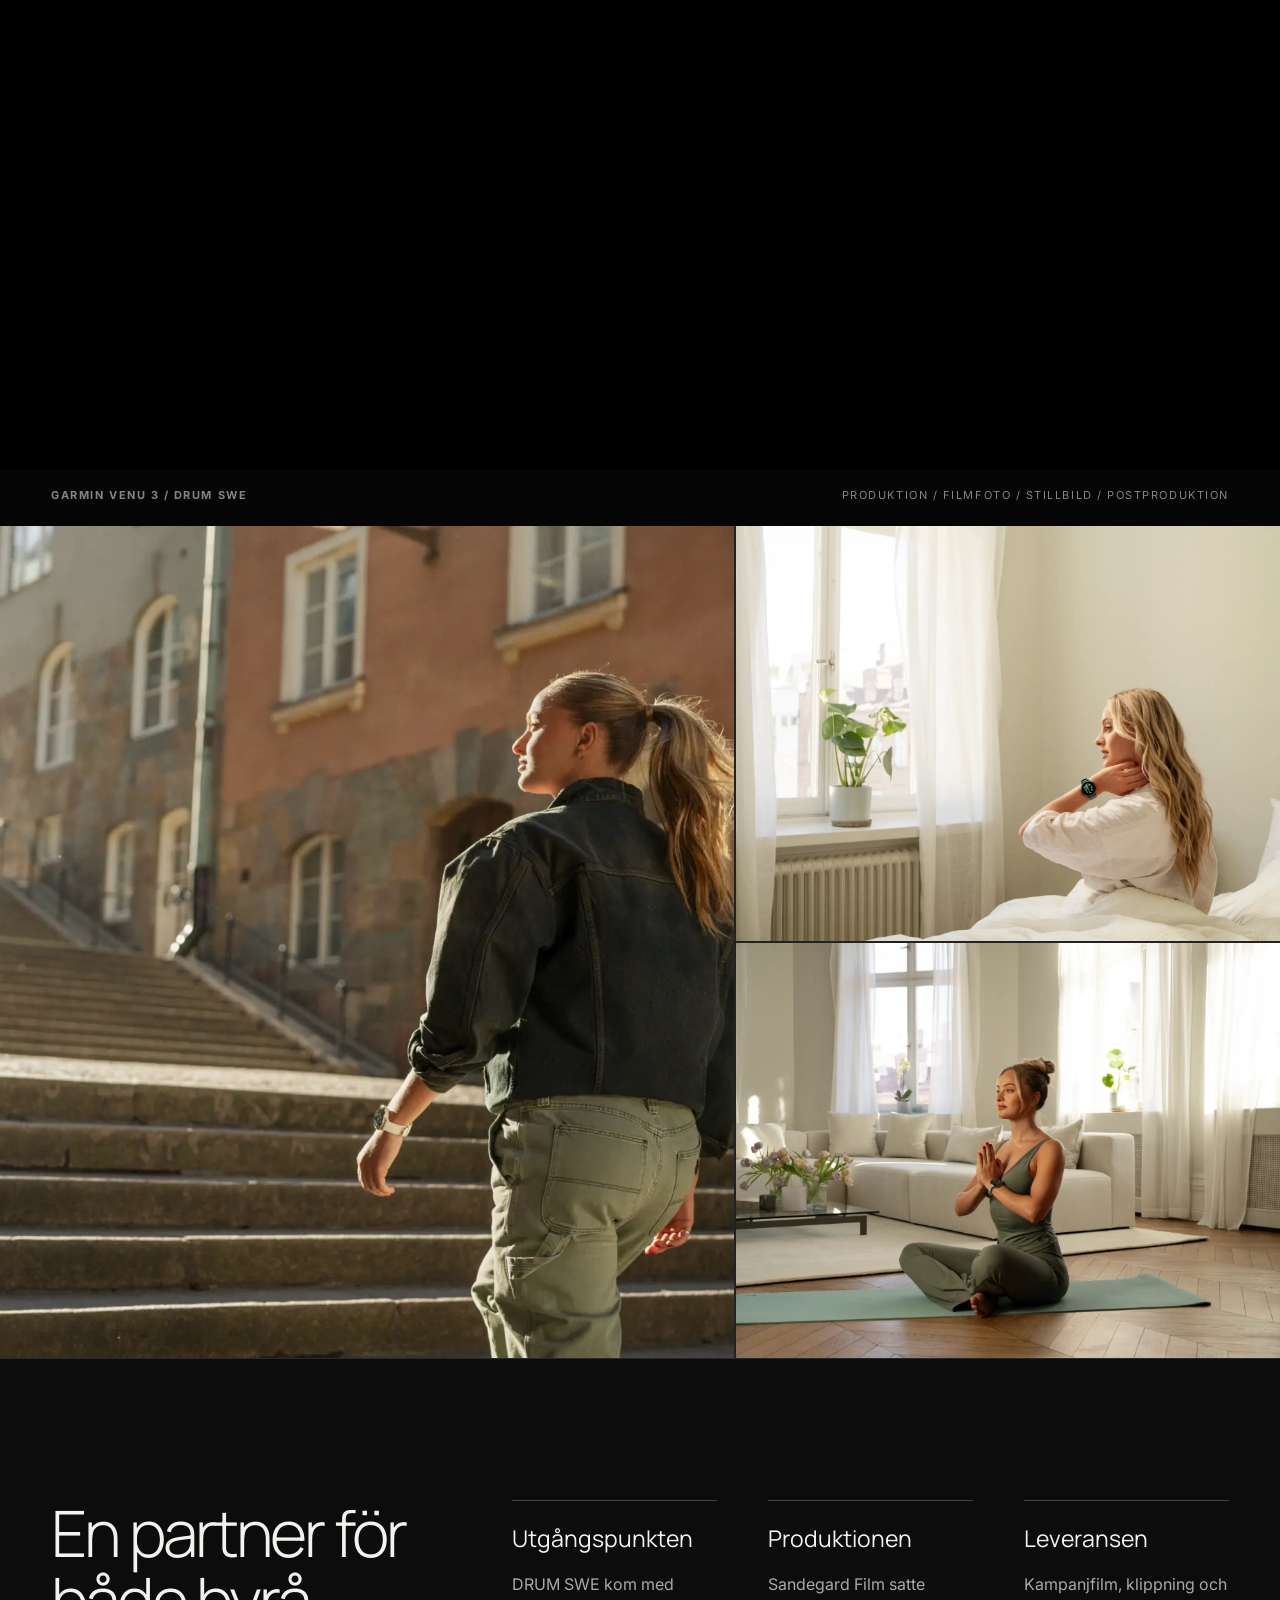
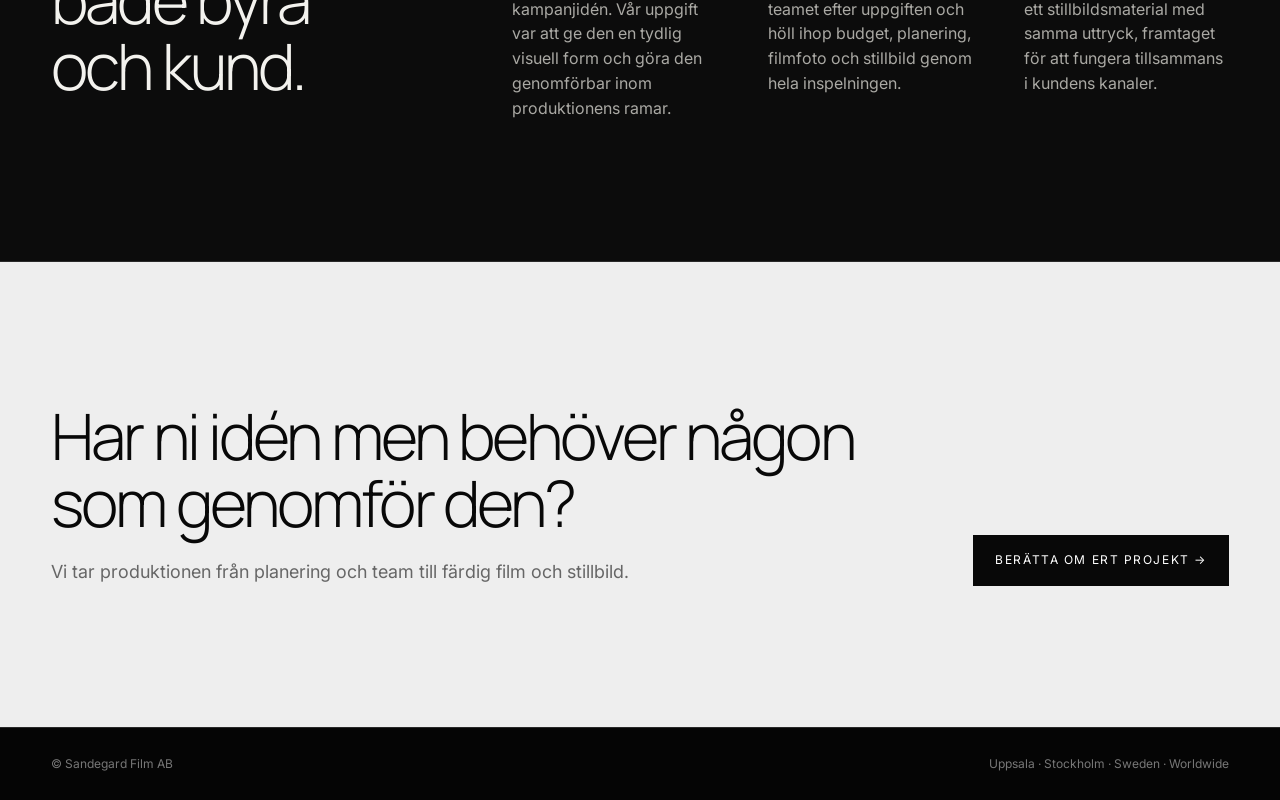
<file: projekt/garmin-venu-3.html>
<!doctype html>
<html lang="sv">
<head>
  <meta charset="utf-8">
  <meta name="viewport" content="width=device-width, initial-scale=1">
  <title>Kampanjfilm och stillbild för Garmin Venu 3 | Sandegard Film</title>
  <meta name="description" content="Kampanjproduktion för Garmin Venu 3 på uppdrag av DRUM SWE. Visuell gestaltning, produktionsledning, filmfoto, stillbild och postproduktion.">
  <meta name="robots" content="index, follow, max-image-preview:large, max-video-preview:-1">
  <link rel="canonical" href="https://sandegardfilm.com/projekt/garmin-venu-3">
  <meta name="theme-color" content="#050505">
  <link rel="preconnect" href="https://fonts.googleapis.com">
  <link rel="preconnect" href="https://fonts.gstatic.com" crossorigin>
  <link href="https://fonts.googleapis.com/css2?family=Inter:wght@300;400;500;600&family=Manrope:wght@300;400;500&display=swap" rel="stylesheet">
  <link rel="icon" type="image/png" sizes="64x64" href="/assets/favicon-64.png">
  <link rel="apple-touch-icon" sizes="180x180" href="/assets/apple-touch-icon.png">
  <script type="application/ld+json">
  {
    "@context": "https://schema.org",
    "@graph": [
      {
        "@type": "Organization",
        "@id": "https://sandegardfilm.com/#organization",
        "name": "Sandegard Film AB",
        "url": "https://sandegardfilm.com/",
        "logo": "https://sandegardfilm.com/assets/sandegard-mark.png",
        "email": "me@sandegardfilm.com",
        "telephone": "+46705318901",
        "areaServed": ["Uppsala", "Knivsta", "Stockholm", "Sweden"]
      },
      {
        "@type": "VideoObject",
        "uploadDate": "2025-05-15",
        "@id": "https://sandegardfilm.com/projekt/garmin-venu-3#video",
        "name": "Garmin Venu 3 kampanjfilm",
        "description": "Kampanjfilm för Garmin Venu 3, producerad av Sandegard Film på uppdrag av DRUM SWE.",
        "thumbnailUrl": "https://sandegardfilm.com/assets/garmin-venu3-yoga.webp",
        "embedUrl": "https://player.vimeo.com/video/1084591740",
        "contentUrl": "https://vimeo.com/1084591740",
        "creator": {"@id": "https://sandegardfilm.com/#organization"}
      },
      {
        "@type": "CreativeWork",
        "@id": "https://sandegardfilm.com/projekt/garmin-venu-3#project",
        "name": "Kampanjfilm och stillbild för Garmin Venu 3",
        "url": "https://sandegardfilm.com/projekt/garmin-venu-3",
        "inLanguage": "sv-SE",
        "creator": {"@id": "https://sandegardfilm.com/#organization"},
        "subjectOf": {"@id": "https://sandegardfilm.com/projekt/garmin-venu-3#video"},
        "keywords": ["kampanjfilm", "reklamfilm", "film och stillbild", "produktionsbolag", "filmproduktion"]
      }
    ]
  }
  </script>
  <style>
    :root{--black:#050505;--panel:#0c0c0c;--line:#292929;--white:#f3f2ee;--muted:#a5a5a1;--pad:clamp(22px,4vw,70px);--max:1440px}
    *{box-sizing:border-box}html{scroll-behavior:smooth;background:var(--black)}body{margin:0;background:var(--black);color:var(--white);font-family:Inter,Arial,sans-serif;font-size:16px;line-height:1.55}a{color:inherit;text-decoration:none}img{display:block;width:100%;height:100%;object-fit:cover}.wrap{width:min(100%,var(--max));margin:auto;padding-inline:var(--pad)}
    .nav{position:fixed;z-index:20;top:0;left:0;right:0;height:82px;display:flex;align-items:center;background:linear-gradient(180deg,rgba(5,5,5,.9),rgba(5,5,5,0))}.nav-inner{display:flex;align-items:center;justify-content:space-between;width:100%}.brand{display:inline-flex;align-items:center;gap:12px;font-size:17px;line-height:1;letter-spacing:.24em;font-weight:500;text-transform:uppercase}.brand img{width:30px;height:30px;object-fit:contain}.nav-links{display:flex;align-items:center;gap:30px;font-size:12px;text-transform:uppercase;letter-spacing:.11em}.nav-links a{color:#b7b7b3}.nav-links a:hover{color:#fff}
    .hero{position:relative;min-height:92svh;display:flex;align-items:flex-end;overflow:hidden;background:#0a0a0a}.hero-image{position:absolute;inset:0}.hero-image:after{content:"";position:absolute;inset:0;background:linear-gradient(0deg,rgba(0,0,0,.91),rgba(0,0,0,.02) 68%),linear-gradient(90deg,rgba(0,0,0,.35),transparent 65%)}.hero-image img{object-position:center 48%}.hero-content{position:relative;z-index:1;padding-bottom:clamp(48px,7vw,96px);width:100%}.kicker{text-transform:uppercase;letter-spacing:.17em;color:#d0d0cb;font-size:12px;margin:0 0 24px}.hero h1{font-family:Manrope,sans-serif;font-size:clamp(55px,8.5vw,130px);font-weight:300;line-height:.9;letter-spacing:-.065em;margin:0;max-width:1120px}.hero-lead{font-size:clamp(17px,1.8vw,25px);font-weight:300;color:#d4d4cf;max-width:750px;margin:32px 0 0}
    section{padding-block:clamp(84px,11vw,160px);border-top:1px solid var(--line)}.intro-grid{display:grid;grid-template-columns:1fr 2fr;gap:clamp(35px,8vw,130px)}.intro h2,.process h2,.contact h2{font-family:Manrope,sans-serif;font-size:clamp(38px,5vw,72px);font-weight:300;line-height:1.04;letter-spacing:-.045em;margin:0}.intro-copy{display:grid;grid-template-columns:1fr 1fr;gap:clamp(28px,5vw,75px)}.intro-copy p{font-size:clamp(17px,1.4vw,20px);color:#c4c4c0;margin:0}.tags{display:flex;flex-wrap:wrap;gap:8px;margin-top:38px}.tags span{border:1px solid #343434;border-radius:999px;padding:7px 11px;color:#92928d;font-size:11px;text-transform:uppercase;letter-spacing:.1em}
    .film{padding:0}.film-frame{position:relative;aspect-ratio:16/9;background:#000}.film-frame iframe{position:absolute;inset:0;width:100%;height:100%;border:0}.film-caption{display:flex;justify-content:space-between;gap:25px;padding:18px var(--pad) 20px;color:#858581;font-size:11px;text-transform:uppercase;letter-spacing:.14em}
    .gallery{padding:2px 0 0;border:0}.gallery-grid{display:grid;grid-template-columns:1.35fr 1fr;grid-template-rows:1fr 1fr;gap:2px;background:#222;height:clamp(620px,65vw,930px)}.gallery figure{margin:0;overflow:hidden;background:#0a0a0a}.gallery figure:first-child{grid-row:1/3}.gallery img{transition:transform 1.2s ease}.gallery figure:hover img{transform:scale(1.012)}
    .process{background:var(--panel)}.process-grid{display:grid;grid-template-columns:1fr 2fr;gap:clamp(35px,8vw,130px)}.process-copy{display:grid;grid-template-columns:repeat(3,1fr);gap:clamp(24px,4vw,60px)}.process-copy article{border-top:1px solid #444;padding-top:20px}.process-copy h3{font-family:Manrope,sans-serif;font-size:23px;font-weight:400;margin:0 0 15px}.process-copy p{color:#aaa9a4;margin:0}
    .contact{background:#eee;color:#080808}.contact-grid{display:flex;justify-content:space-between;align-items:end;gap:50px}.contact h2{max-width:820px}.contact p{color:#666;margin:22px 0 0;font-size:18px}.button{display:inline-block;background:#080808;color:#fff;padding:16px 22px;text-transform:uppercase;letter-spacing:.13em;font-size:12px;white-space:nowrap}.footer{padding:27px 0;border-top:1px solid var(--line);color:#777;font-size:12px}.footer-inner{display:flex;justify-content:space-between;gap:20px}
    @media(max-width:820px){.nav{height:68px}.brand{gap:9px;font-size:13px}.brand img{width:24px;height:24px}.nav-links a:not(:last-child){display:none}.hero{min-height:76svh}.intro-grid,.process-grid{display:block}.intro h2,.process h2{margin-bottom:42px}.intro-copy,.process-copy{grid-template-columns:1fr}.process-copy{gap:34px}.film-caption{display:block}.film-caption span{display:block;margin-top:5px}.gallery-grid{display:block;height:auto}.gallery figure{aspect-ratio:4/3;border-bottom:2px solid #222}.contact-grid{display:block}.contact .button{margin-top:38px}.footer-inner{display:block}.footer-inner span:last-child{display:block;margin-top:8px}}
    @media(prefers-reduced-motion:reduce){html{scroll-behavior:auto}*{transition:none!important}}
  </style>
  <link rel="stylesheet" href="/assets/reveal.css?v=1">
</head>
<body>
  <header class="nav"><div class="wrap nav-inner">
    <a class="brand" href="/"><img src="/assets/sandegard-mark.png" alt="" aria-hidden="true"><span>Sandegard Film</span></a>
    <nav class="nav-links" aria-label="Huvudmeny"><a href="/production">Filmproduktion</a><a href="/cinematography">Cinematography</a><a href="/production#contact">Kontakt</a></nav>
  </div></header>

  <main>
    <section class="hero">
      <div class="hero-image"><img src="/assets/garmin-venu3-yoga.webp" alt="Garmin Venu 3 under en träningssekvens"></div>
      <div class="wrap hero-content">
        <p class="kicker">Kampanjproduktion / Film och stillbild</p>
        <h1>Garmin<br>Venu 3</h1>
        <p class="hero-lead">En sammanhållen kampanjproduktion där byråns idé blev film och stillbild med ett gemensamt visuellt uttryck.</p>
      </div>
    </section>

    <section class="intro"><div class="wrap intro-grid">
      <h2>Från byråidé till färdig kampanj.</h2>
      <div>
        <div class="intro-copy">
          <p>På uppdrag av DRUM SWE ansvarade Sandegard Film för produktionen av kampanjen för Garmin Venu 3. Byrån stod för idén och vi tog fram den visuella gestaltningen som bar den genom produktionen.</p>
          <p>Vi satte och ledde teamet, planerade budgeten och ansvarade för filmfoto, stillbild, klippning och postproduktion. Resultatet blev en samlad leverans där film och bilder tydligt hör ihop.</p>
        </div>
        <div class="tags"><span>Produktionsledning</span><span>Visuell gestaltning</span><span>Filmfoto</span><span>Stillbild</span><span>Postproduktion</span></div>
      </div>
    </div></section>

    <section class="film" aria-label="Kampanjfilm för Garmin Venu 3">
      <div class="film-frame"><iframe src="https://player.vimeo.com/video/1084591740?title=0&amp;byline=0&amp;portrait=0&amp;dnt=1" title="Garmin Venu 3 kampanjfilm" allow="autoplay; fullscreen; picture-in-picture" allowfullscreen loading="lazy"></iframe></div>
      <div class="film-caption"><strong>Garmin Venu 3 / DRUM SWE</strong><span>Produktion / Filmfoto / Stillbild / Postproduktion</span></div>
    </section>

    <section class="gallery" aria-label="Stillbilder från Garmin Venu 3-kampanjen"><div class="gallery-grid">
      <figure><img src="/assets/garmin-venu3-city.webp" alt="Garmin Venu 3 fotograferad i stadsmiljö" loading="lazy"></figure>
      <figure><img src="/assets/garmin-venu3-home.webp" alt="Garmin Venu 3 i en ljus hemmiljö" loading="lazy"></figure>
      <figure><img src="/assets/garmin-venu3-yoga.webp" alt="Garmin Venu 3 under träning" loading="lazy"></figure>
    </div></section>

    <section class="process"><div class="wrap process-grid">
      <h2>En partner för både byrå och kund.</h2>
      <div class="process-copy">
        <article><h3>Utgångspunkten</h3><p>DRUM SWE kom med kampanjidén. Vår uppgift var att ge den en tydlig visuell form och göra den genomförbar inom produktionens ramar.</p></article>
        <article><h3>Produktionen</h3><p>Sandegard Film satte teamet efter uppgiften och höll ihop budget, planering, filmfoto och stillbild genom hela inspelningen.</p></article>
        <article><h3>Leveransen</h3><p>Kampanjfilm, klippning och ett stillbildsmaterial med samma uttryck, framtaget för att fungera tillsammans i kundens kanaler.</p></article>
      </div>
    </div></section>

    <section class="contact"><div class="wrap contact-grid">
      <div><h2>Har ni idén men behöver någon som genomför den?</h2><p>Vi tar produktionen från planering och team till färdig film och stillbild.</p></div>
      <a class="button" href="/production#contact">Berätta om ert projekt →</a>
    </div></section>
  </main>

  <footer class="footer"><div class="wrap footer-inner"><span>© Sandegard Film AB</span><span>Uppsala · Stockholm · Sweden · Worldwide</span></div></footer>
  <script src="/assets/reveal.js?v=1"></script>
</body>
</html>
</file>
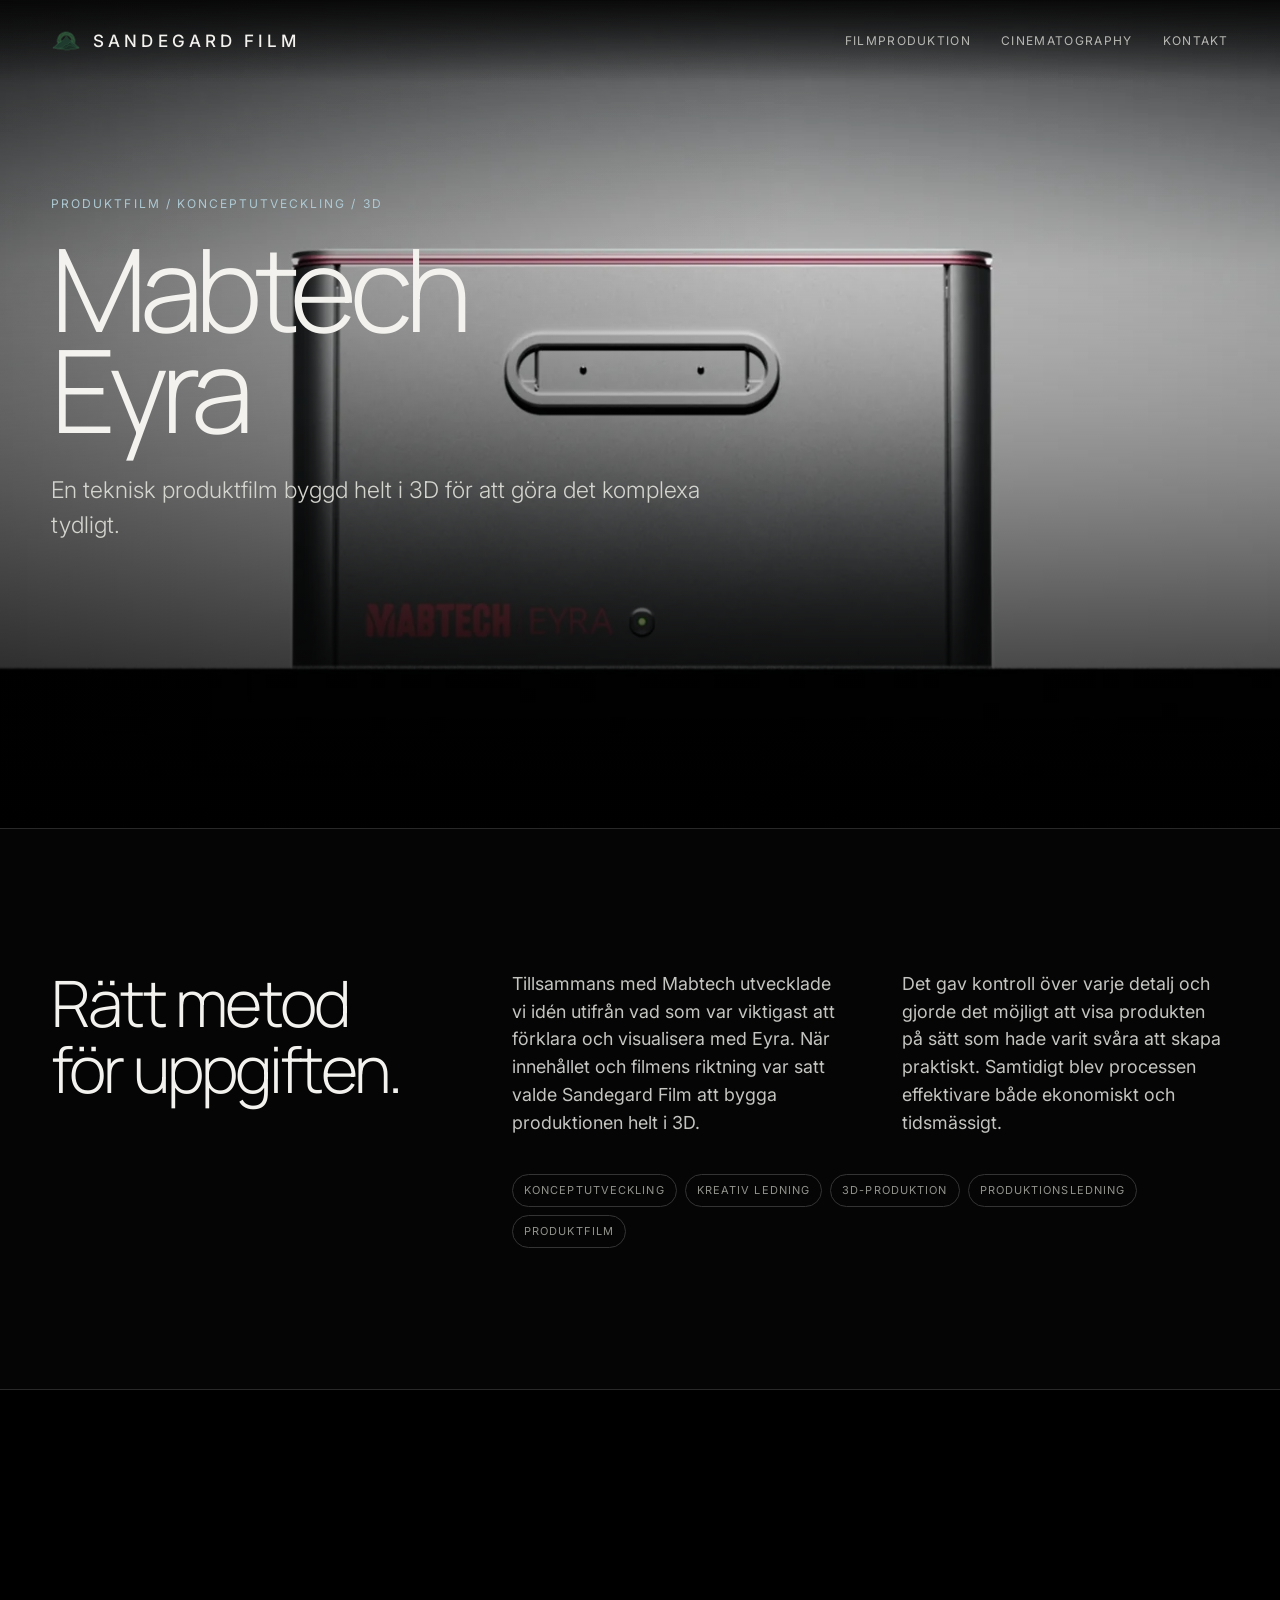
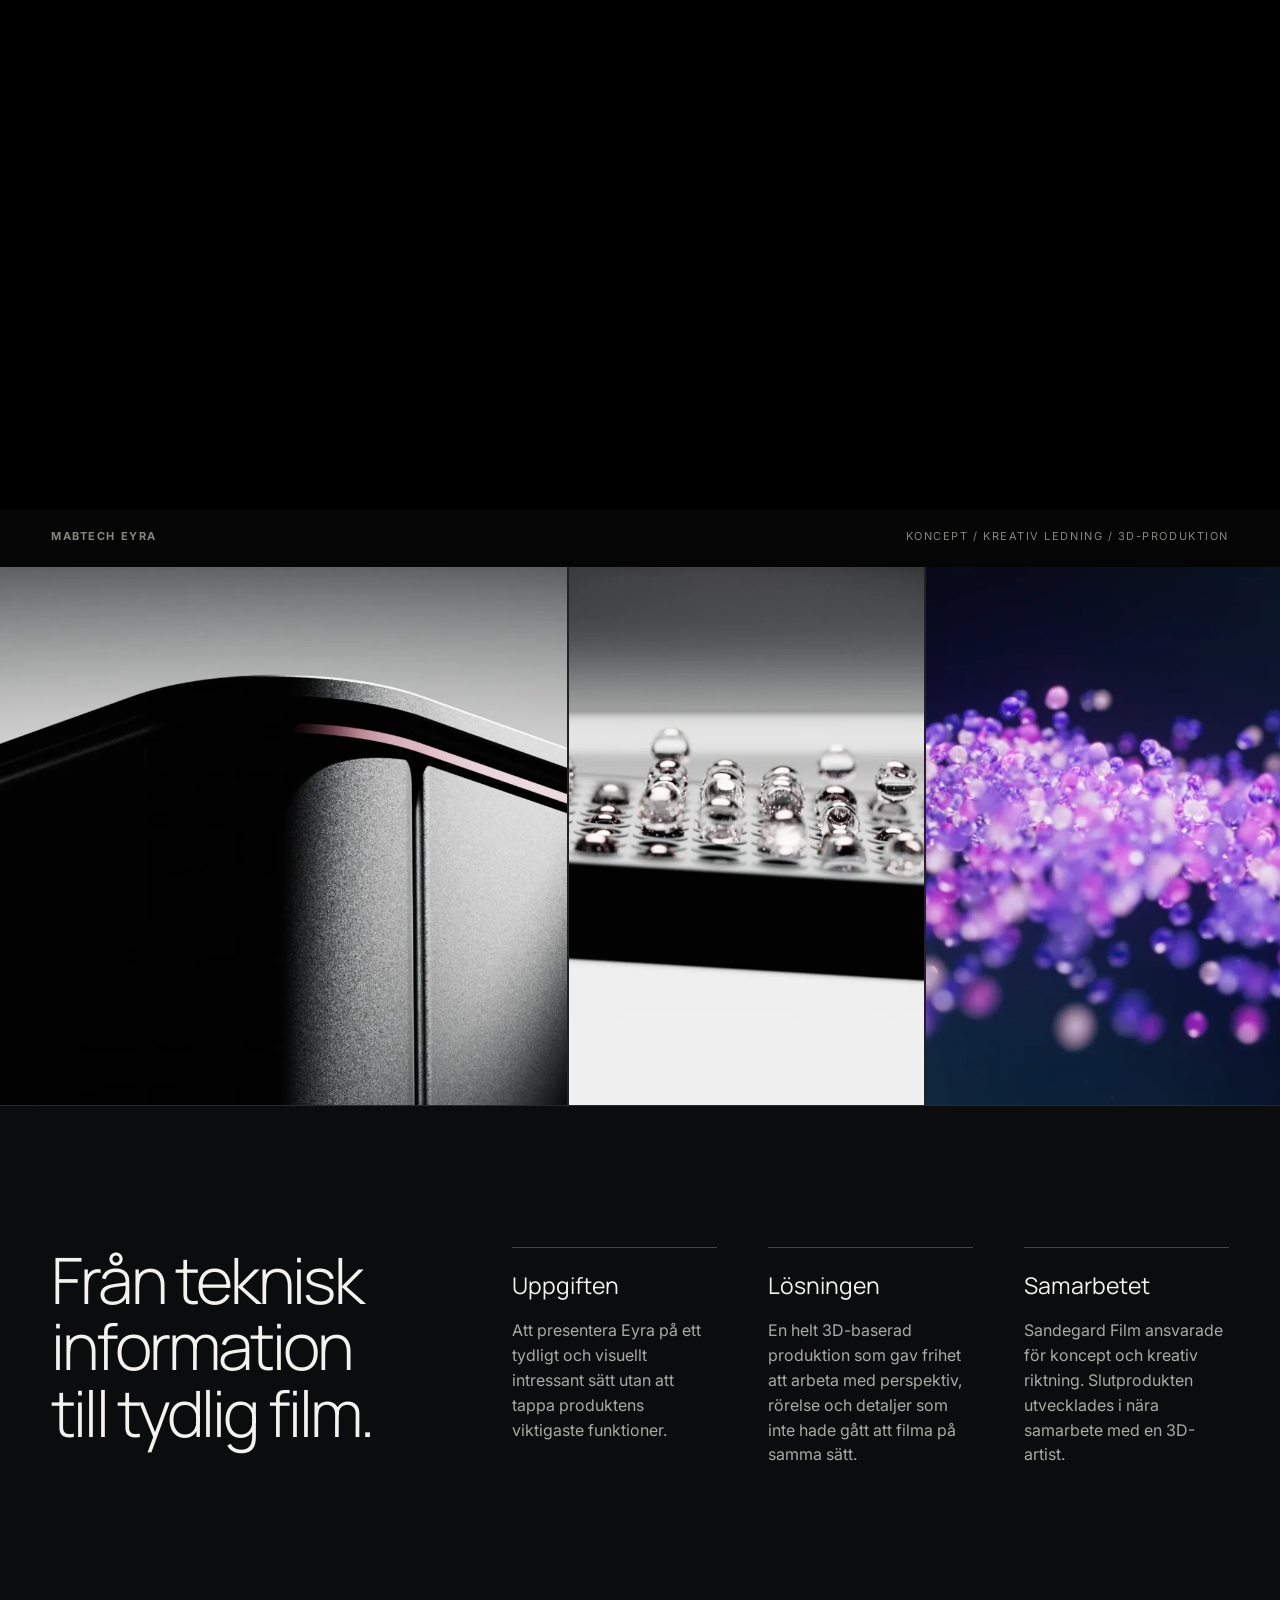
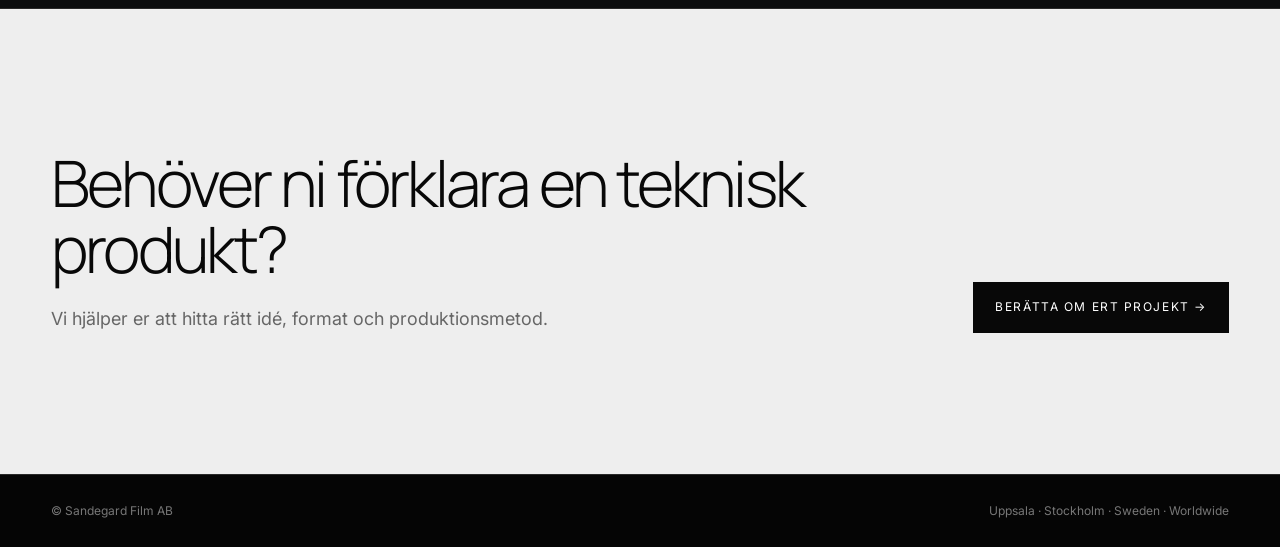
<file: projekt/mabtech-eyra.html>
<!doctype html>
<html lang="sv">
<head>
  <meta charset="utf-8">
  <meta name="viewport" content="width=device-width, initial-scale=1">
  <title>Produktfilm och 3D-produktion för Mabtech Eyra | Sandegard Film</title>
  <meta name="description" content="Konceptutveckling och 3D-produktion av produktfilm för Mabtech Eyra. Ett effektivt sätt att förklara och visualisera en avancerad teknisk produkt.">
  <meta name="robots" content="index, follow, max-image-preview:large, max-video-preview:-1">
  <link rel="canonical" href="https://sandegardfilm.com/projekt/mabtech-eyra">
  <meta name="theme-color" content="#050505">
  <link rel="preconnect" href="https://fonts.googleapis.com">
  <link rel="preconnect" href="https://fonts.gstatic.com" crossorigin>
  <link href="https://fonts.googleapis.com/css2?family=Inter:wght@300;400;500;600&family=Manrope:wght@300;400;500&display=swap" rel="stylesheet">
  <link rel="icon" type="image/png" sizes="64x64" href="/assets/favicon-64.png">
  <link rel="apple-touch-icon" sizes="180x180" href="/assets/apple-touch-icon.png">
  <script type="application/ld+json">
  {
    "@context": "https://schema.org",
    "@graph": [
      {
        "@type": "Organization",
        "@id": "https://sandegardfilm.com/#organization",
        "name": "Sandegard Film AB",
        "url": "https://sandegardfilm.com/",
        "logo": "https://sandegardfilm.com/assets/sandegard-mark.png",
        "email": "me@sandegardfilm.com",
        "telephone": "+46705318901",
        "areaServed": ["Uppsala", "Knivsta", "Stockholm", "Sweden"]
      },
      {
        "@type": "VideoObject",
        "@id": "https://sandegardfilm.com/projekt/mabtech-eyra#video",
        "name": "Mabtech Eyra produktfilm",
        "uploadDate": "2025-12-16",
        "description": "Produktfilm för Mabtech Eyra, utvecklad och producerad helt i 3D av Sandegard Film tillsammans med en 3D-artist.",
        "thumbnailUrl": "https://sandegardfilm.com/assets/mabtech-eyra-product.webp",
        "embedUrl": "https://player.vimeo.com/video/1146854287",
        "contentUrl": "https://vimeo.com/1146854287",
        "creator": {"@id": "https://sandegardfilm.com/#organization"}
      },
      {
        "@type": "CreativeWork",
        "@id": "https://sandegardfilm.com/projekt/mabtech-eyra#project",
        "name": "Produktfilm och 3D-produktion för Mabtech Eyra",
        "url": "https://sandegardfilm.com/projekt/mabtech-eyra",
        "inLanguage": "sv-SE",
        "creator": {"@id": "https://sandegardfilm.com/#organization"},
        "subjectOf": {"@id": "https://sandegardfilm.com/projekt/mabtech-eyra#video"},
        "keywords": ["produktfilm", "3D-produktion", "3D-animation", "film för teknikföretag", "filmproduktion"]
      }
    ]
  }
  </script>
  <style>
    :root{--black:#050505;--panel:#0b0c0d;--line:#292929;--white:#f3f2ee;--muted:#a5a5a1;--blue:#aec9d3;--pad:clamp(22px,4vw,70px);--max:1440px}
    *{box-sizing:border-box}html{scroll-behavior:smooth;background:var(--black)}body{margin:0;background:var(--black);color:var(--white);font-family:Inter,Arial,sans-serif;font-size:16px;line-height:1.55}a{color:inherit;text-decoration:none}img{display:block;width:100%;height:100%;object-fit:cover}.wrap{width:min(100%,var(--max));margin:auto;padding-inline:var(--pad)}
    .nav{position:fixed;z-index:20;top:0;left:0;right:0;height:82px;display:flex;align-items:center;background:linear-gradient(180deg,rgba(5,5,5,.9),rgba(5,5,5,0))}.nav-inner{display:flex;align-items:center;justify-content:space-between;width:100%}.brand{display:inline-flex;align-items:center;gap:12px;font-size:17px;line-height:1;letter-spacing:.24em;font-weight:500;text-transform:uppercase}.brand img{width:30px;height:30px;object-fit:contain}.nav-links{display:flex;align-items:center;gap:30px;font-size:12px;text-transform:uppercase;letter-spacing:.11em}.nav-links a{color:#b7b7b3}.nav-links a:hover{color:#fff}
    .hero{position:relative;min-height:92svh;display:flex;align-items:flex-end;overflow:hidden;background:#08090a}.hero-image{position:absolute;inset:0}.hero-image:after{content:"";position:absolute;inset:0;background:linear-gradient(0deg,rgba(0,0,0,.92),rgba(0,0,0,.04) 68%),linear-gradient(90deg,rgba(0,0,0,.34),transparent 62%)}.hero-image img{object-position:center}.hero-content{position:relative;z-index:1;padding-bottom:clamp(48px,7vw,96px);width:100%}.kicker{text-transform:uppercase;letter-spacing:.17em;color:var(--blue);font-size:12px;margin:0 0 24px}.hero h1{font-family:Manrope,sans-serif;font-size:clamp(58px,9vw,136px);font-weight:300;line-height:.88;letter-spacing:-.065em;margin:0;max-width:1050px}.hero-lead{font-size:clamp(17px,1.8vw,25px);font-weight:300;color:#d4d4cf;max-width:720px;margin:32px 0 0}
    section{padding-block:clamp(84px,11vw,160px);border-top:1px solid var(--line)}.intro-grid{display:grid;grid-template-columns:1fr 2fr;gap:clamp(35px,8vw,130px)}.intro h2,.process h2,.contact h2{font-family:Manrope,sans-serif;font-size:clamp(38px,5vw,72px);font-weight:300;line-height:1.04;letter-spacing:-.045em;margin:0}.intro-copy{display:grid;grid-template-columns:1fr 1fr;gap:clamp(28px,5vw,75px)}.intro-copy p{font-size:clamp(17px,1.4vw,20px);color:#c4c4c0;margin:0}.tags{display:flex;flex-wrap:wrap;gap:8px;margin-top:38px}.tags span{border:1px solid #343434;border-radius:999px;padding:7px 11px;color:#92928d;font-size:11px;text-transform:uppercase;letter-spacing:.1em}
    .film{padding:0}.film-frame{position:relative;aspect-ratio:16/9;background:#000}.film-frame iframe{position:absolute;inset:0;width:100%;height:100%;border:0}.film-caption{display:flex;justify-content:space-between;gap:25px;padding:18px var(--pad) 20px;color:#858581;font-size:11px;text-transform:uppercase;letter-spacing:.14em}
    .gallery{padding:2px 0 0;border:0}.gallery-grid{display:grid;grid-template-columns:1.6fr 1fr 1fr;gap:2px;background:#222;min-height:clamp(430px,42vw,650px)}.gallery figure{margin:0;overflow:hidden;background:#090a0b}.gallery img{transition:transform 1.2s ease}.gallery figure:hover img{transform:scale(1.012)}
    .process{background:var(--panel)}.process-grid{display:grid;grid-template-columns:1fr 2fr;gap:clamp(35px,8vw,130px)}.process-copy{display:grid;grid-template-columns:repeat(3,1fr);gap:clamp(24px,4vw,60px)}.process-copy article{border-top:1px solid #444;padding-top:20px}.process-copy h3{font-family:Manrope,sans-serif;font-size:23px;font-weight:400;margin:0 0 15px}.process-copy p{color:#aaa9a4;margin:0}
    .contact{background:#eee;color:#080808}.contact-grid{display:flex;justify-content:space-between;align-items:end;gap:50px}.contact h2{max-width:800px}.contact p{color:#666;margin:22px 0 0;font-size:18px}.button{display:inline-block;background:#080808;color:#fff;padding:16px 22px;text-transform:uppercase;letter-spacing:.13em;font-size:12px;white-space:nowrap}.footer{padding:27px 0;border-top:1px solid var(--line);color:#777;font-size:12px}.footer-inner{display:flex;justify-content:space-between;gap:20px}
    @media(max-width:820px){.nav{height:68px}.brand{gap:9px;font-size:13px}.brand img{width:24px;height:24px}.nav-links a:not(:last-child){display:none}.hero{min-height:76svh}.intro-grid,.process-grid{display:block}.intro h2,.process h2{margin-bottom:42px}.intro-copy,.process-copy{grid-template-columns:1fr}.process-copy{gap:34px}.film-caption{display:block}.film-caption span{display:block;margin-top:5px}.gallery-grid{grid-template-columns:1fr;min-height:0}.gallery figure{aspect-ratio:16/10}.contact-grid{display:block}.contact .button{margin-top:38px}.footer-inner{display:block}.footer-inner span:last-child{display:block;margin-top:8px}}
    @media(prefers-reduced-motion:reduce){html{scroll-behavior:auto}*{transition:none!important}}
  </style>
  <link rel="stylesheet" href="/assets/reveal.css?v=1">
</head>
<body>
  <header class="nav"><div class="wrap nav-inner">
    <a class="brand" href="/"><img src="/assets/sandegard-mark.png" alt="" aria-hidden="true"><span>Sandegard Film</span></a>
    <nav class="nav-links" aria-label="Huvudmeny"><a href="/production">Filmproduktion</a><a href="/cinematography">Cinematography</a><a href="/production#contact">Kontakt</a></nav>
  </div></header>

  <main>
    <section class="hero">
      <div class="hero-image"><img src="/assets/mabtech-eyra-product.webp" alt="3D-visualisering av Mabtech Eyra"></div>
      <div class="wrap hero-content">
        <p class="kicker">Produktfilm / Konceptutveckling / 3D</p>
        <h1>Mabtech<br>Eyra</h1>
        <p class="hero-lead">En teknisk produktfilm byggd helt i 3D för att göra det komplexa tydligt.</p>
      </div>
    </section>

    <section class="intro"><div class="wrap intro-grid">
      <h2>Rätt metod för uppgiften.</h2>
      <div>
        <div class="intro-copy">
          <p>Tillsammans med Mabtech utvecklade vi idén utifrån vad som var viktigast att förklara och visualisera med Eyra. När innehållet och filmens riktning var satt valde Sandegard Film att bygga produktionen helt i 3D.</p>
          <p>Det gav kontroll över varje detalj och gjorde det möjligt att visa produkten på sätt som hade varit svåra att skapa praktiskt. Samtidigt blev processen effektivare både ekonomiskt och tidsmässigt.</p>
        </div>
        <div class="tags"><span>Konceptutveckling</span><span>Kreativ ledning</span><span>3D-produktion</span><span>Produktionsledning</span><span>Produktfilm</span></div>
      </div>
    </div></section>

    <section class="film" aria-label="Produktfilm för Mabtech Eyra">
      <div class="film-frame"><iframe src="https://player.vimeo.com/video/1146854287?title=0&amp;byline=0&amp;portrait=0&amp;dnt=1" title="Mabtech Eyra produktfilm" allow="autoplay; fullscreen; picture-in-picture" allowfullscreen loading="lazy"></iframe></div>
      <div class="film-caption"><strong>Mabtech Eyra</strong><span>Koncept / Kreativ ledning / 3D-produktion</span></div>
    </section>

    <section class="gallery" aria-label="Bilder ur Mabtech Eyra-filmen"><div class="gallery-grid">
      <figure><img src="/assets/mabtech-eyra-detail.webp" alt="Detaljbild av Mabtech Eyra i 3D" loading="lazy"></figure>
      <figure><img src="/assets/mabtech-eyra-sample.webp" alt="3D-visualisering av provhantering i Mabtech Eyra" loading="lazy"></figure>
      <figure><img src="/assets/mabtech-eyra-particles.webp" alt="Visualisering av partiklar i Mabtech Eyra-filmen" loading="lazy"></figure>
    </div></section>

    <section class="process"><div class="wrap process-grid">
      <h2>Från teknisk information till tydlig film.</h2>
      <div class="process-copy">
        <article><h3>Uppgiften</h3><p>Att presentera Eyra på ett tydligt och visuellt intressant sätt utan att tappa produktens viktigaste funktioner.</p></article>
        <article><h3>Lösningen</h3><p>En helt 3D-baserad produktion som gav frihet att arbeta med perspektiv, rörelse och detaljer som inte hade gått att filma på samma sätt.</p></article>
        <article><h3>Samarbetet</h3><p>Sandegard Film ansvarade för koncept och kreativ riktning. Slutprodukten utvecklades i nära samarbete med en 3D-artist.</p></article>
      </div>
    </div></section>

    <section class="contact"><div class="wrap contact-grid">
      <div><h2>Behöver ni förklara en teknisk produkt?</h2><p>Vi hjälper er att hitta rätt idé, format och produktionsmetod.</p></div>
      <a class="button" href="/production#contact">Berätta om ert projekt →</a>
    </div></section>
  </main>

  <footer class="footer"><div class="wrap footer-inner"><span>© Sandegard Film AB</span><span>Uppsala · Stockholm · Sweden · Worldwide</span></div></footer>
  <script src="/assets/reveal.js?v=1"></script>
</body>
</html>
</file>
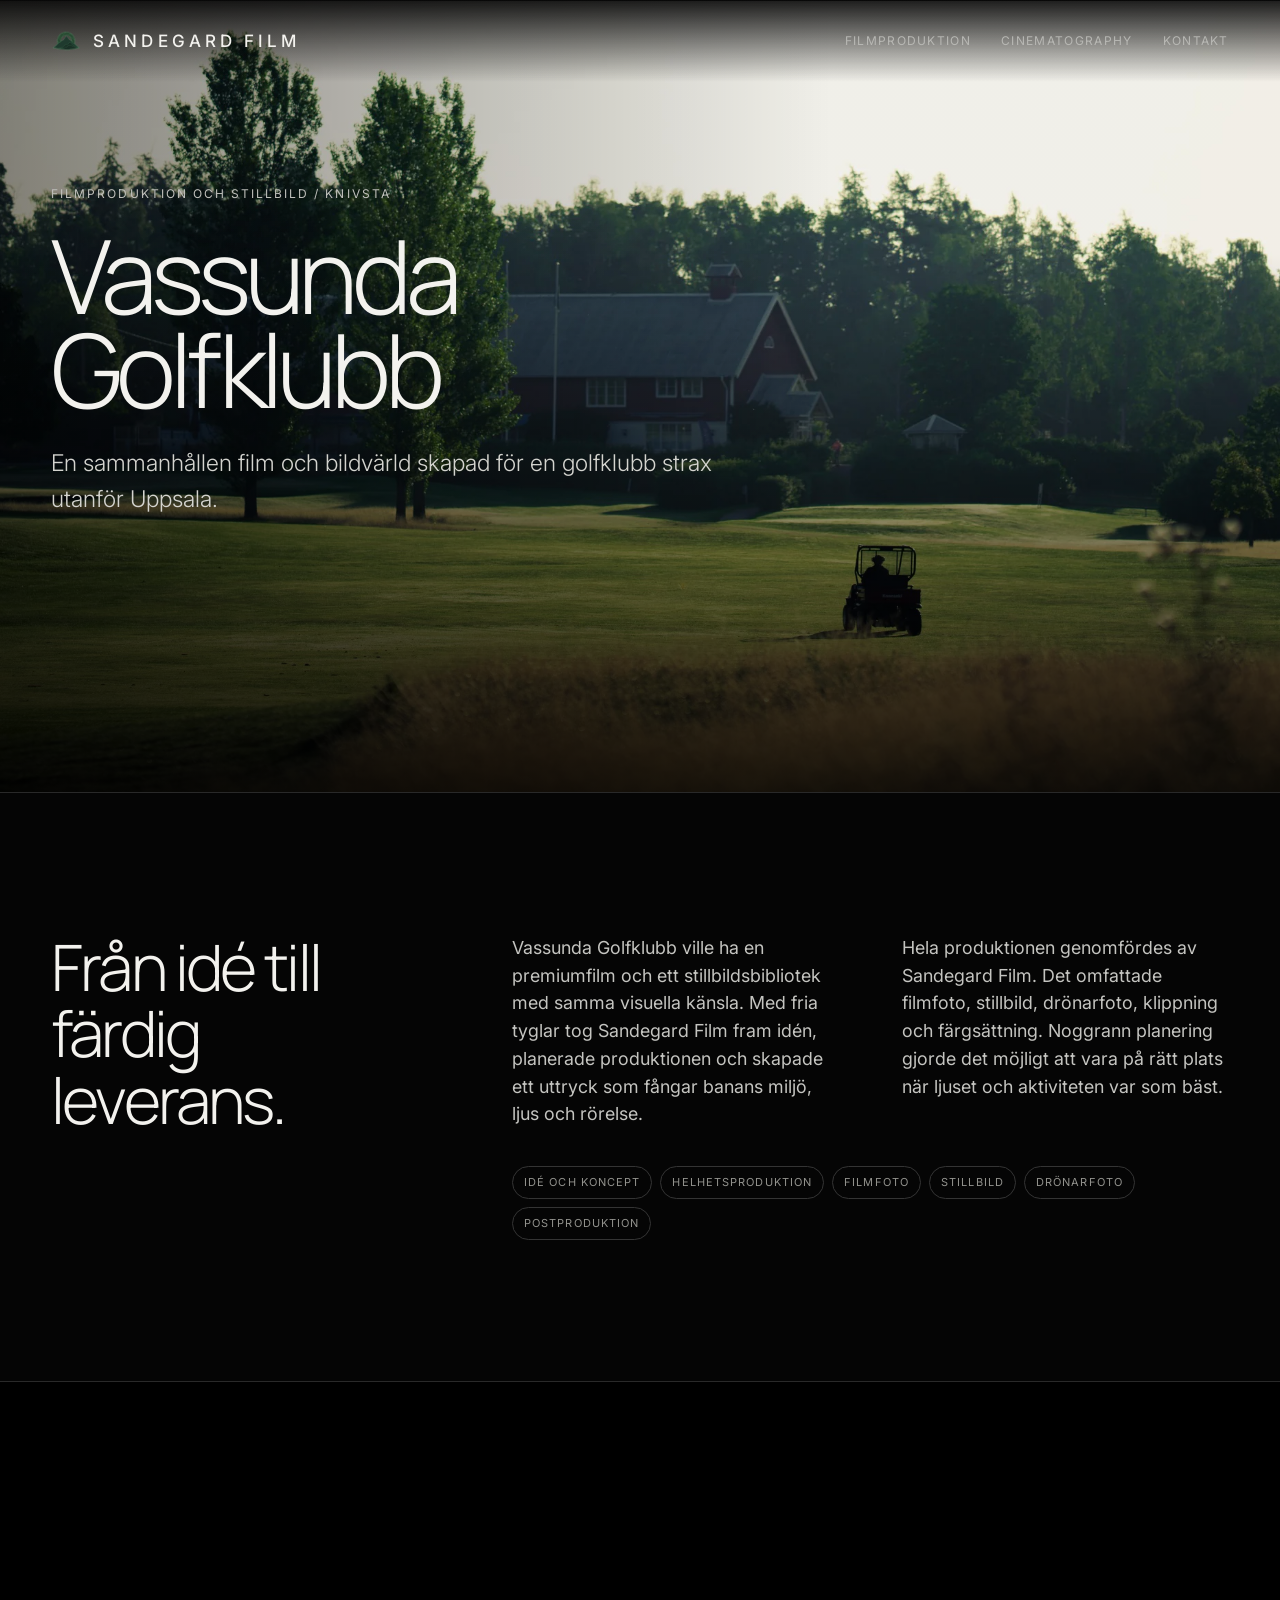
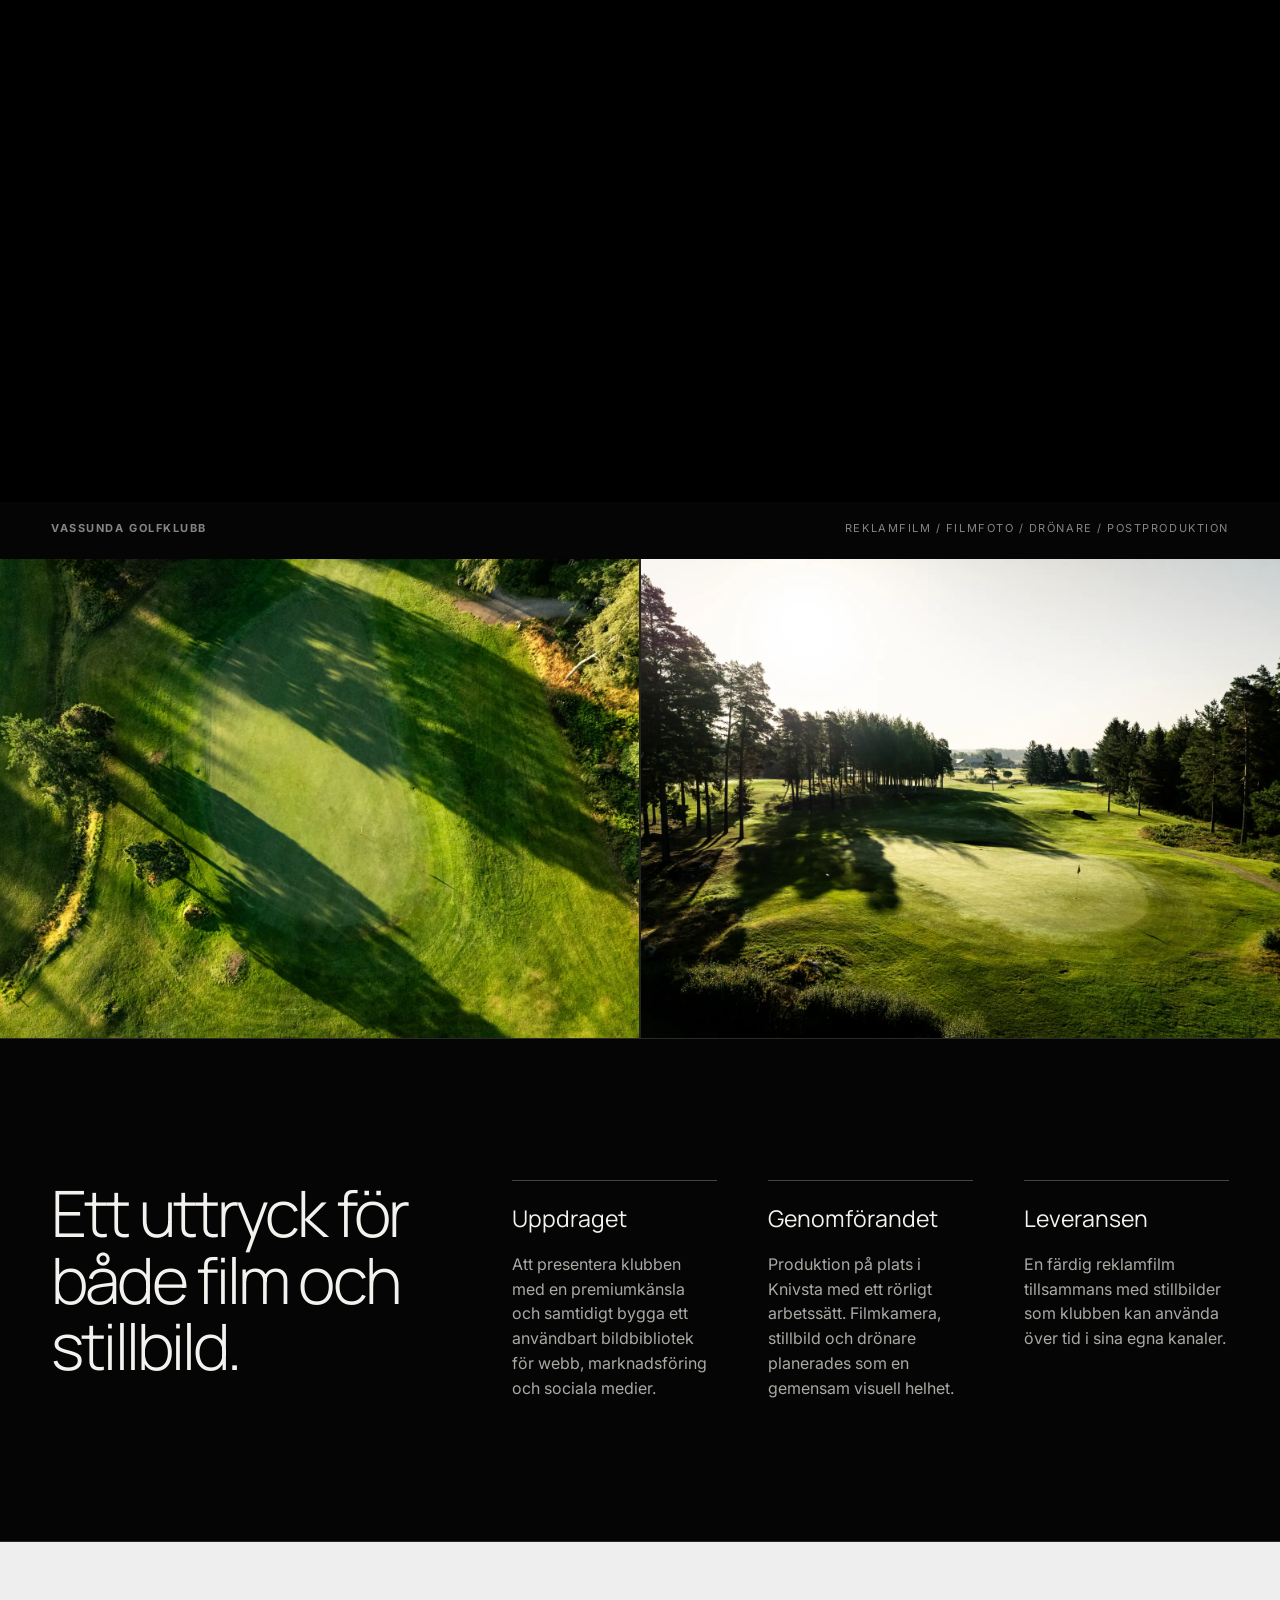
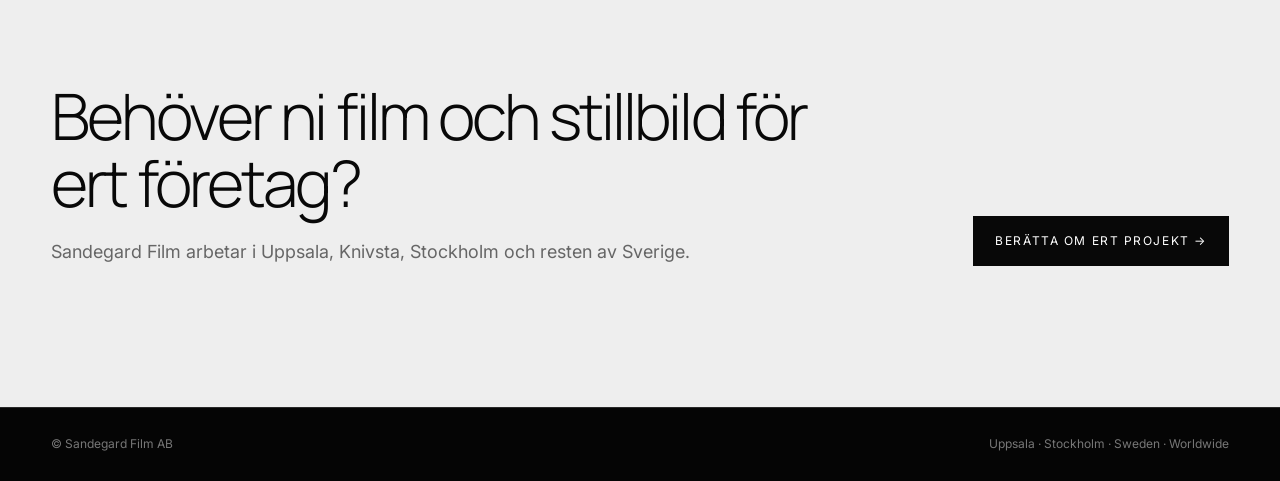
<file: projekt/vassunda-golfklubb.html>
<!doctype html>
<html lang="sv">
<head>
  <meta charset="utf-8">
  <meta name="viewport" content="width=device-width, initial-scale=1">
  <title>Filmproduktion för Vassunda Golfklubb | Sandegard Film</title>
  <meta name="description" content="Reklamfilm, drönarfoto och stillbildsbibliotek för Vassunda Golfklubb i Knivsta nära Uppsala. Se projektet från idé till färdig leverans.">
  <meta name="robots" content="index, follow, max-image-preview:large, max-video-preview:-1">
  <link rel="canonical" href="https://sandegardfilm.com/projekt/vassunda-golfklubb">
  <meta name="theme-color" content="#050505">
  <link rel="preconnect" href="https://fonts.googleapis.com">
  <link rel="preconnect" href="https://fonts.gstatic.com" crossorigin>
  <link href="https://fonts.googleapis.com/css2?family=Inter:wght@300;400;500;600&family=Manrope:wght@300;400;500&display=swap" rel="stylesheet">
  <link rel="icon" type="image/png" sizes="64x64" href="/assets/favicon-64.png">
  <link rel="apple-touch-icon" sizes="180x180" href="/assets/apple-touch-icon.png">
  <script type="application/ld+json">
  {
    "@context": "https://schema.org",
    "@graph": [
      {
        "@type": "Organization",
        "@id": "https://sandegardfilm.com/#organization",
        "name": "Sandegard Film AB",
        "url": "https://sandegardfilm.com/",
        "logo": "https://sandegardfilm.com/assets/sandegard-mark.png",
        "email": "me@sandegardfilm.com",
        "telephone": "+46705318901",
        "areaServed": ["Uppsala", "Knivsta", "Stockholm", "Sweden"]
      },
      {
        "@type": "VideoObject",
        "uploadDate": "2025-08-28",
        "@id": "https://sandegardfilm.com/projekt/vassunda-golfklubb#video",
        "name": "Vassunda Golfklubb",
        "description": "Reklamfilm för Vassunda Golfklubb, producerad av Sandegard Film i Knivsta nära Uppsala.",
        "thumbnailUrl": "https://sandegardfilm.com/assets/vassunda-still.webp",
        "embedUrl": "https://player.vimeo.com/video/1114040351",
        "contentUrl": "https://vimeo.com/1114040351",
        "creator": {"@id": "https://sandegardfilm.com/#organization"}
      },
      {
        "@type": "CreativeWork",
        "@id": "https://sandegardfilm.com/projekt/vassunda-golfklubb#project",
        "name": "Filmproduktion och stillbild för Vassunda Golfklubb",
        "url": "https://sandegardfilm.com/projekt/vassunda-golfklubb",
        "inLanguage": "sv-SE",
        "creator": {"@id": "https://sandegardfilm.com/#organization"},
        "subjectOf": {"@id": "https://sandegardfilm.com/projekt/vassunda-golfklubb#video"},
        "keywords": ["filmproduktion Uppsala", "filmproduktion Knivsta", "reklamfilm", "stillbild", "drönarfoto"]
      }
    ]
  }
  </script>
  <style>
    :root{--black:#050505;--line:#292929;--white:#f3f2ee;--muted:#a5a5a1;--pad:clamp(22px,4vw,70px);--max:1440px}
    *{box-sizing:border-box}html{scroll-behavior:smooth;background:var(--black)}body{margin:0;background:var(--black);color:var(--white);font-family:Inter,Arial,sans-serif;font-size:16px;line-height:1.55}a{color:inherit;text-decoration:none}img{display:block;width:100%;height:100%;object-fit:cover}.wrap{width:min(100%,var(--max));margin:auto;padding-inline:var(--pad)}
    .nav{position:fixed;z-index:20;top:0;left:0;right:0;height:82px;display:flex;align-items:center;background:linear-gradient(180deg,rgba(5,5,5,.9),rgba(5,5,5,0))}.nav-inner{display:flex;align-items:center;justify-content:space-between;width:100%}.brand{display:inline-flex;align-items:center;gap:12px;font-size:17px;line-height:1;letter-spacing:.24em;font-weight:500;text-transform:uppercase}.brand img{width:30px;height:30px;object-fit:contain}.nav-links{display:flex;align-items:center;gap:30px;font-size:12px;text-transform:uppercase;letter-spacing:.11em}.nav-links a{color:#b7b7b3}.nav-links a:hover{color:#fff}
    .hero{position:relative;min-height:88svh;display:flex;align-items:flex-end;overflow:hidden}.hero-image{position:absolute;inset:0}.hero-image:after{content:"";position:absolute;inset:0;background:linear-gradient(0deg,rgba(0,0,0,.88),rgba(0,0,0,.05) 68%),linear-gradient(90deg,rgba(0,0,0,.45),transparent 65%)}.hero-image img{object-position:center 53%}.hero-content{position:relative;z-index:1;padding-bottom:clamp(48px,7vw,96px);width:100%}.kicker{text-transform:uppercase;letter-spacing:.17em;color:#c0c0bc;font-size:12px;margin:0 0 24px}.hero h1{font-family:Manrope,sans-serif;font-size:clamp(52px,8vw,122px);font-weight:300;line-height:.92;letter-spacing:-.06em;margin:0;max-width:1050px}.hero-lead{font-size:clamp(17px,1.8vw,25px);font-weight:300;color:#d4d4cf;max-width:690px;margin:30px 0 0}
    section{padding-block:clamp(84px,11vw,160px);border-top:1px solid var(--line)}.intro-grid{display:grid;grid-template-columns:1fr 2fr;gap:clamp(35px,8vw,130px)}.intro h2,.story h2,.contact h2{font-family:Manrope,sans-serif;font-size:clamp(38px,5vw,72px);font-weight:300;line-height:1.04;letter-spacing:-.045em;margin:0}.intro-copy{display:grid;grid-template-columns:1fr 1fr;gap:clamp(28px,5vw,75px)}.intro-copy p{font-size:clamp(17px,1.4vw,20px);color:#c4c4c0;margin:0}.tags{display:flex;flex-wrap:wrap;gap:8px;margin-top:38px}.tags span{border:1px solid #343434;border-radius:999px;padding:7px 11px;color:#92928d;font-size:11px;text-transform:uppercase;letter-spacing:.1em}
    .film{padding:0}.film-frame{position:relative;aspect-ratio:16/9;background:#000}.film-frame iframe{position:absolute;inset:0;width:100%;height:100%;border:0}.film-caption{display:flex;justify-content:space-between;gap:25px;padding:18px var(--pad) 20px;color:#858581;font-size:11px;text-transform:uppercase;letter-spacing:.14em}
    .gallery{padding:2px 0 0;border:0}.gallery-grid{display:grid;grid-template-columns:1fr 1fr;gap:2px;background:#222}.gallery figure{margin:0;aspect-ratio:4/3;overflow:hidden}.gallery img{transition:transform 1.2s ease}.gallery figure:hover img{transform:scale(1.012)}
    .story-grid{display:grid;grid-template-columns:1fr 2fr;gap:clamp(35px,8vw,130px)}.story-copy{display:grid;grid-template-columns:repeat(3,1fr);gap:clamp(24px,4vw,60px)}.story-copy article{border-top:1px solid #444;padding-top:20px}.story-copy h3{font-family:Manrope,sans-serif;font-size:23px;font-weight:400;margin:0 0 15px}.story-copy p{color:#aaa9a4;margin:0}
    .contact{background:#eee;color:#080808}.contact-grid{display:flex;justify-content:space-between;align-items:end;gap:50px}.contact h2{max-width:780px}.contact p{color:#666;margin:22px 0 0;font-size:18px}.button{display:inline-block;background:#080808;color:#fff;padding:16px 22px;text-transform:uppercase;letter-spacing:.13em;font-size:12px;white-space:nowrap}.footer{padding:27px 0;border-top:1px solid var(--line);color:#777;font-size:12px}.footer-inner{display:flex;justify-content:space-between;gap:20px}
    @media(max-width:820px){.nav{height:68px}.brand{gap:9px;font-size:13px}.brand img{width:24px;height:24px}.nav-links a:not(:last-child){display:none}.hero{min-height:76svh}.intro-grid,.story-grid{display:block}.intro h2,.story h2{margin-bottom:42px}.intro-copy,.story-copy{grid-template-columns:1fr}.story-copy{gap:34px}.film-caption{display:block}.film-caption span{display:block;margin-top:5px}.gallery-grid{grid-template-columns:1fr}.contact-grid{display:block}.contact .button{margin-top:38px}.footer-inner{display:block}.footer-inner span:last-child{display:block;margin-top:8px}}
    @media(prefers-reduced-motion:reduce){html{scroll-behavior:auto}*{transition:none!important}}
  </style>
  <link rel="stylesheet" href="/assets/reveal.css?v=1">
</head>
<body>
  <header class="nav"><div class="wrap nav-inner">
    <a class="brand" href="/"><img src="/assets/sandegard-mark.png" alt="" aria-hidden="true"><span>Sandegard Film</span></a>
    <nav class="nav-links" aria-label="Huvudmeny"><a href="/production">Filmproduktion</a><a href="/cinematography">Cinematography</a><a href="/production#contact">Kontakt</a></nav>
  </div></header>

  <main>
    <section class="hero">
      <div class="hero-image"><img src="/assets/vassunda-still.webp" alt="Vassunda Golfklubb i varmt morgonljus"></div>
      <div class="wrap hero-content">
        <p class="kicker">Filmproduktion och stillbild / Knivsta</p>
        <h1>Vassunda<br>Golfklubb</h1>
        <p class="hero-lead">En sammanhållen film och bildvärld skapad för en golfklubb strax utanför Uppsala.</p>
      </div>
    </section>

    <section class="intro"><div class="wrap intro-grid">
      <h2>Från idé till färdig leverans.</h2>
      <div>
        <div class="intro-copy">
          <p>Vassunda Golfklubb ville ha en premiumfilm och ett stillbildsbibliotek med samma visuella känsla. Med fria tyglar tog Sandegard Film fram idén, planerade produktionen och skapade ett uttryck som fångar banans miljö, ljus och rörelse.</p>
          <p>Hela produktionen genomfördes av Sandegard Film. Det omfattade filmfoto, stillbild, drönarfoto, klippning och färgsättning. Noggrann planering gjorde det möjligt att vara på rätt plats när ljuset och aktiviteten var som bäst.</p>
        </div>
        <div class="tags"><span>Idé och koncept</span><span>Helhetsproduktion</span><span>Filmfoto</span><span>Stillbild</span><span>Drönarfoto</span><span>Postproduktion</span></div>
      </div>
    </div></section>

    <section class="film" aria-label="Reklamfilm för Vassunda Golfklubb">
      <div class="film-frame"><iframe src="https://player.vimeo.com/video/1114040351?title=0&amp;byline=0&amp;portrait=0&amp;dnt=1" title="Vassunda Golfklubb reklamfilm" allow="autoplay; fullscreen; picture-in-picture" allowfullscreen loading="lazy"></iframe></div>
      <div class="film-caption"><strong>Vassunda Golfklubb</strong><span>Reklamfilm / Filmfoto / Drönare / Postproduktion</span></div>
    </section>

    <section class="gallery" aria-label="Stillbilder från Vassunda Golfklubb"><div class="gallery-grid">
      <figure><img src="/assets/vassunda-aerial-green.webp" alt="Drönarbild rakt ovanför en green på Vassunda Golfklubb" loading="lazy"></figure>
      <figure><img src="/assets/vassunda-aerial-course.webp" alt="Drönarvy över Vassunda Golfklubb i Knivsta" loading="lazy"></figure>
    </div></section>

    <section class="story"><div class="wrap story-grid">
      <h2>Ett uttryck för både film och stillbild.</h2>
      <div class="story-copy">
        <article><h3>Uppdraget</h3><p>Att presentera klubben med en premiumkänsla och samtidigt bygga ett användbart bildbibliotek för webb, marknadsföring och sociala medier.</p></article>
        <article><h3>Genomförandet</h3><p>Produktion på plats i Knivsta med ett rörligt arbetssätt. Filmkamera, stillbild och drönare planerades som en gemensam visuell helhet.</p></article>
        <article><h3>Leveransen</h3><p>En färdig reklamfilm tillsammans med stillbilder som klubben kan använda över tid i sina egna kanaler.</p></article>
      </div>
    </div></section>

    <section class="contact"><div class="wrap contact-grid">
      <div><h2>Behöver ni film och stillbild för ert företag?</h2><p>Sandegard Film arbetar i Uppsala, Knivsta, Stockholm och resten av Sverige.</p></div>
      <a class="button" href="/production#contact">Berätta om ert projekt →</a>
    </div></section>
  </main>

  <footer class="footer"><div class="wrap footer-inner"><span>© Sandegard Film AB</span><span>Uppsala · Stockholm · Sweden · Worldwide</span></div></footer>
  <script src="/assets/reveal.js?v=1"></script>
</body>
</html>
</file>
<file: assets/reveal.css>
/* Shared, restrained scroll reveals for the Sandegard Film site. */
.reveal-js .reveal-item {
  opacity: 0;
  translate: 0 24px;
  transition:
    opacity 780ms cubic-bezier(.22, 1, .36, 1),
    translate 780ms cubic-bezier(.22, 1, .36, 1),
    scale 900ms cubic-bezier(.22, 1, .36, 1);
  transition-delay: var(--reveal-delay, 0ms);
  will-change: opacity, translate, scale;
}

.reveal-js .reveal-item.reveal-media {
  scale: .985;
}

.reveal-js .reveal-item.reveal-visible {
  opacity: 1;
  translate: none;
  scale: 1;
  will-change: auto;
}

@media (max-width: 700px) {
  .reveal-js .reveal-item {
    translate: 0 16px;
    transition-duration: 650ms;
  }
}

@media (prefers-reduced-motion: reduce) {
  .reveal-js .reveal-item,
  .reveal-js .reveal-item.reveal-media {
    opacity: 1;
    translate: none;
    scale: 1;
    transition: none;
  }
}
</file>
<file: golf-assets/style.css>
@import url('https://fonts.googleapis.com/css2?family=DM+Sans:wght@400;500;600;700&family=Manrope:wght@400;500;600;700&display=swap');
:root{--green:#142f28;--paper:#f7f6f0;--ink:#20392f;--muted:#617067;--line:#d7ddd5;--gold:#e8d7a6}*{box-sizing:border-box}html{scroll-behavior:smooth;scroll-padding-top:92px}body{margin:0;background:var(--paper);color:var(--ink);font-family:'DM Sans',Arial,sans-serif;font-size:16px;line-height:1.65}a{color:inherit;text-decoration:none}button,input,select,textarea{font:inherit}button,a,input,select,textarea{-webkit-tap-highlight-color:transparent}button{cursor:pointer}a:focus-visible,button:focus-visible,input:focus-visible,select:focus-visible,textarea:focus-visible{outline:3px solid #c59548;outline-offset:5px}img{display:block;width:100%;object-fit:cover}button{color:inherit}h1,h2,h3,p{margin-top:0}h1,h2{font-family:Georgia,'Times New Roman',serif;font-weight:400;letter-spacing:-.045em;line-height:1.04}h1 em,h2 em{font-weight:400}h2{font-size:clamp(2.6rem,5.2vw,5.6rem);margin-bottom:28px}h3{line-height:1.25}p{margin-bottom:24px}.eyebrow{font-size:12px;font-weight:600;letter-spacing:.18em;line-height:1.5;margin-bottom:28px}.section{padding:110px max(5.5vw,24px)}.header{position:absolute;top:0;left:0;right:0;z-index:10;display:flex;justify-content:space-between;align-items:center;padding:28px 5.5vw;color:white;border-bottom:1px solid #ffffff30}.brand{font-family:'Manrope',Arial,sans-serif;letter-spacing:.12em;font-size:20px;font-weight:700;line-height:1.2}.brand span{display:block;font-size:10px;letter-spacing:.28em;margin-top:7px;font-weight:500}nav{display:flex;align-items:center;gap:30px;font-size:14px}nav a{padding:8px 0}.nav-contact{border:1px solid #ffffff70;padding:11px 20px}.menu-toggle{display:none}.hero{min-height:780px;height:100svh;max-height:1150px;position:relative;color:#fff;background:#203d2c;display:flex;align-items:center}.hero video,.hero-shade{position:absolute;inset:0;width:100%;height:100%;object-fit:cover}.hero-shade{background:linear-gradient(90deg,rgba(5,23,14,.65),rgba(5,23,14,.08) 90%),linear-gradient(0deg,#06190d80,transparent 25%,transparent 75%,#06190d60)}.hero-copy{position:relative;padding:150px 5.5vw 115px;max-width:1050px}.hero h1{font-size:clamp(3.4rem,6.8vw,7.3rem);margin:0 0 26px}.hero h1 em{color:var(--gold)}.hero-description{font-size:18px;line-height:1.6;color:#ffffffe0}.hero-actions{display:flex;align-items:center;gap:28px;margin-top:32px}.button{border:1px solid var(--green);background:var(--green);color:white;display:inline-flex;align-items:center;justify-content:center;padding:15px 24px;font-size:14px;font-weight:500;transition:background .2s,transform .2s}.button:hover{transform:translateY(-2px);background:#254c3f}.button.light{background:var(--paper);border-color:var(--paper);color:var(--green)}.button.light:hover{background:white}.text-link{font-size:14px;border-bottom:1px solid #ffffff70;padding:8px 0}.hero-bottom{position:absolute;bottom:25px;left:5.5vw;right:5.5vw;display:flex;align-items:center;justify-content:space-between;font-size:11px;letter-spacing:.12em}.hero-bottom button{border:1px solid #ffffff50;background:#ffffff10;color:white;border-radius:30px;padding:8px 16px;font-size:12px;letter-spacing:0}.hero-bottom button span{margin-left:12px}.intro-grid{display:grid;grid-template-columns:1fr 1fr;gap:10vw}.intro-grid>div{max-width:520px}.large{font-size:23px;line-height:1.5}.intro-grid p:not(.large){color:var(--muted)}.underlined{display:inline-block;border-bottom:1px solid currentColor;padding-bottom:6px;font-size:14px}.films{border-top:1px solid var(--line);padding-top:90px}.section-heading{display:flex;align-items:end;justify-content:space-between;gap:60px;margin-bottom:48px}.section-heading h2{margin-bottom:0}.section-heading>p{max-width:360px;color:var(--muted);margin-bottom:6px}.hole-grid{display:grid;grid-template-columns:repeat(3,1fr);gap:24px}.skip{position:fixed;left:10px;top:-100px;z-index:100;background:white;padding:12px}.skip:focus{top:10px}@media(min-width:1700px){.section{padding-left:max(5.5vw,calc((100vw - 1500px)/2));padding-right:max(5.5vw,calc((100vw - 1500px)/2))}}@media(max-width:760px){.header{padding:22px 24px}.brand{font-size:17px}.menu-toggle{display:block;border:1px solid #ffffff70;background:none;color:white;padding:7px 13px;font-size:14px}.header nav{display:none;position:absolute;top:86px;left:0;right:0;background:var(--green);padding:24px;align-items:stretch;gap:12px}.header nav.open{display:flex;flex-direction:column}.hero{height:94svh;min-height:710px}.hero-copy{padding:135px 24px 130px}.hero h1{font-size:clamp(3.15rem,10vw,5rem)}.hero-description{font-size:16px}.hero .eyebrow{font-size:10px;letter-spacing:.12em}.hero-actions{gap:20px;flex-wrap:wrap}.hero-bottom{left:24px;right:24px;font-size:9px;gap:15px}.hero-index{display:none}.section{padding:72px 24px}.intro-grid{grid-template-columns:1fr;gap:14px}.large{font-size:21px}.section-heading{display:block;margin-bottom:32px}.section-heading>p{margin-top:24px}.hole-grid{grid-template-columns:1fr;gap:28px}}@media(prefers-reduced-motion:reduce){html{scroll-behavior:auto}*{transition:none!important}}
.wide-photo{margin:0;position:relative;height:min(60vw,660px);min-height:320px;overflow:hidden}.wide-photo img{height:100%;object-position:center 53%}.wide-photo figcaption{position:absolute;bottom:25px;left:5.5vw;color:#fff;font-size:11px;letter-spacing:.16em;text-shadow:0 1px 6px #000}.film-thumb{position:relative;display:block;width:100%;padding:0;border:0;background:#193d27;overflow:hidden;aspect-ratio:16/10;color:white}.film-thumb:after{content:'';position:absolute;inset:0;background:linear-gradient(transparent 45%,#071e1bb0)}.film-thumb img{height:100%;transition:transform .6s}.film-thumb:hover img{transform:scale(1.04)}.play-icon{position:absolute;left:50%;top:50%;transform:translate(-50%,-50%);border:1px solid #fff9;border-radius:50%;width:62px;height:62px;display:grid;place-items:center;font-size:31px;background:#152d2533;backdrop-filter:blur(4px);z-index:1}.film-label{position:absolute;left:22px;bottom:18px;font-size:11px;letter-spacing:.15em;z-index:1}.hole-caption{display:flex;align-items:center;justify-content:space-between;padding-top:18px;gap:10px}.hole-caption h3{font-family:Georgia,serif;font-size:25px;font-weight:400;margin:0}.hole-caption>span{font-size:12px;color:var(--muted)}.section-footnote{display:flex;justify-content:space-between;align-items:center;margin-top:40px;gap:20px}.section-footnote>span{font-size:11px;letter-spacing:.12em;color:var(--muted)}.process{background:var(--green);color:var(--paper)}.process-top>p:last-child{color:#c0cfc5;max-width:540px}.process-top h2{font-size:clamp(2.5rem,4.7vw,5rem)}.process-top h2 em{color:#c9d3b4}.process-grid{display:grid;grid-template-columns: .85fr 1fr;gap:9vw;margin-top:70px}.process-image{margin:0;position:relative;align-self:start}.process-image img{height:720px;max-height:75vw;object-position:center}.process-image figcaption{font-size:10px;letter-spacing:.13em;padding-top:18px;color:#c0cfc5}.steps{list-style:none;padding:0;margin:0}.steps li{display:grid;grid-template-columns:44px 1fr;gap:24px;padding:25px 0;border-top:1px solid #ffffff25}.steps li:first-child{padding-top:0;border-top:0}.steps li:last-child{padding-bottom:0}.step-number{color:#bbc7a1;font-size:13px;padding-top:3px}.steps h3{font-size:22px;font-weight:500;margin-bottom:12px;letter-spacing:-.02em}.steps p{font-size:15px;color:#c0cfc5;margin:0;line-height:1.7;max-width:450px}.gallery{display:grid;grid-template-columns:1fr 1fr 1fr;gap:20px}.gallery-item{border:0;padding:0;position:relative;overflow:hidden;background:#25442e;min-height:290px}.gallery-item img{height:100%;transition:transform .6s}.gallery-item:hover img{transform:scale(1.035)}.gallery-item span{position:absolute;left:22px;bottom:18px;color:#fff;z-index:1;font-size:14px}.gallery-item:after{content:'';position:absolute;inset:50% 0 0;background:linear-gradient(transparent,#091f1c88)}.gallery-wide{grid-column:span 2;height:440px}.gallery-tall{grid-row:span 2}.gallery-tall img{object-position:50%}.gallery-credit{text-align:right;font-size:12px;color:var(--muted);margin:20px 0 0}.packages{background:#e9ede5}.package-grid{display:grid;grid-template-columns:repeat(3,1fr);gap:20px}.package{border:1px solid #c7d0c6;padding:32px;display:flex;flex-direction:column}.package-number{font-size:10px;letter-spacing:.12em;margin-bottom:36px;display:block;color:#526756}.package h3{font-family:Georgia,serif;font-weight:400;font-size:37px;letter-spacing:-.03em;margin-bottom:17px}.package>p{color:var(--muted);font-size:15px;min-height:50px}.package ul{list-style:none;margin:10px 0 35px;padding:0;font-size:14px;flex:1}.package li{padding:13px 0;border-bottom:1px solid #ccd5c8}.package li:before{content:'✓';margin-right:12px;color:#50674b}.package .button{width:100%;font-size:14px}.button.outline{background:transparent;color:var(--ink);border-color:#849782}.button.outline:hover{background:#d8e0d3}.package.featured{background:var(--green);color:white;border-color:var(--green)}.featured .package-number,.featured>p{color:#c0cfc5}.featured li{border-color:#ffffff25}.featured li:before{color:#ccd7b6}.package-note{font-size:13px;color:var(--muted);max-width:720px;margin:28px 0 0}.contact{display:grid;grid-template-columns:1fr 1fr;gap:10vw;background:var(--green);color:var(--paper);border-bottom:1px solid #ffffff25}.contact h2 em{color:#c9d3b4}.contact-copy>p:not(.eyebrow){max-width:380px;color:#c0cfc5}.contact-email{font-size:clamp(1.1rem,2vw,1.5rem);border-bottom:1px solid #ffffff70;padding-bottom:5px;overflow-wrap:anywhere}.contact form{max-width:540px;width:100%;padding-top:5px}.contact label{display:block;font-size:14px;margin-bottom:9px}.contact label span{color:#adbeb2;font-size:12px}.contact input,.contact select,.contact textarea{border:1px solid #ffffff45;background:#ffffff05;color:var(--paper);padding:13px 15px;width:100%;border-radius:0;margin-bottom:24px;min-height:50px;font-size:16px}.contact input::placeholder,.contact textarea::placeholder{color:#adbbb0}.contact select option{background:var(--green);color:white}.contact textarea{resize:vertical}.form-note{font-size:12px;color:#adbbb0;margin:15px 0 0}.contact #form-status{font-size:14px;margin-top:12px}.contact .button{width:100%}footer{background:var(--green);color:var(--paper);padding:36px 5.5vw;display:flex;align-items:center;gap:36px;flex-wrap:wrap}footer p{color:#adbbb0;margin:0 auto;font-size:13px}footer>a:not(.brand){font-size:13px}dialog{border:0;padding:18px;background:#10241e;color:white;max-width:1200px;width:90vw;max-height:93svh;box-shadow:0 20px 100px #0008}dialog::backdrop{background:#07100dec;backdrop-filter:blur(6px)}.dialog-head{display:flex;justify-content:space-between;align-items:center;gap:20px;margin-bottom:15px}.dialog-head h2{font-family:'DM Sans',Arial,sans-serif;font-size:16px;line-height:1.4;letter-spacing:0;margin:0}.dialog-head button{color:white;background:none;border:1px solid #ffffff50;padding:8px 14px;font-size:14px}dialog video{width:100%;max-height:78svh;display:block;background:#000}dialog img{width:100%;height:auto;max-height:78svh;object-fit:contain}[hidden]{display:none!important}@media(min-width:1700px){.process-image img{height:800px;max-height:none}}@media(max-width:1000px){.package{padding:24px}.package h3{font-size:31px}.process-grid{gap:5vw}.gallery-wide{height:340px}.gallery-item{min-height:240px}.contact{gap:6vw}}@media(max-width:760px){.wide-photo{height:430px}.wide-photo img{object-position:65% center}.wide-photo figcaption{left:24px;right:24px;font-size:10px}.section-footnote{align-items:start;flex-direction:column}.process-grid{grid-template-columns:1fr;gap:44px;margin-top:38px}.process-image img{height:420px;max-height:none;object-position:center 55%}.steps li{gap:12px;grid-template-columns:32px 1fr;padding:23px 0}.steps h3{font-size:21px}.steps p{font-size:16px}.gallery{grid-template-columns:1fr 1fr;gap:12px}.gallery-wide{grid-column:span 2;height:300px}.gallery-tall{grid-row:span 2}.gallery-item{min-height:200px}.gallery-item span{font-size:12px;left:14px;bottom:14px}.gallery-credit{text-align:left}.package-grid{grid-template-columns:1fr}.package{padding:30px}.package-number{margin-bottom:24px}.package h3{font-size:36px}.package>p{min-height:0}.package li{font-size:16px}.package ul{margin-bottom:28px}.contact{grid-template-columns:1fr;gap:40px}footer{padding:30px 24px;gap:24px;justify-content:space-between}footer p{width:100%;order:3;margin:0}dialog{width:96vw;padding:12px}.hero-bottom>span:first-child{max-width:160px}.gallery-section .section-heading>p{max-width:100%}}@media(max-width:390px){.hero h1{font-size:2.9rem}.hero-actions{gap:12px}.hero .button{padding:13px 18px}.gallery{display:block}.gallery-item{display:block;width:100%;height:290px;margin-bottom:14px}}
.film-thumb{aspect-ratio:9/16;max-height:590px}.film-thumb img{object-fit:contain}.film-thumb .film-label{top:20px;bottom:auto}.hole-grid{max-width:1080px;margin-left:auto;margin-right:auto;gap:34px}.film-thumb .play-icon{top:44%}@media(max-width:760px){.hole-grid{grid-template-columns:repeat(3,minmax(230px,1fr));overflow-x:auto;scroll-snap-type:x mandatory;padding:0 0 20px;gap:18px}.hole{scroll-snap-align:start}.film-thumb{max-height:470px}.hole-caption{display:block}.hole-caption>span{display:block;margin-top:5px}}
.course-example{padding-top:0;display:grid;grid-template-columns:.75fr 1.25fr;gap:6vw;align-items:center}.course-example h2{font-size:clamp(2.5rem,4.1vw,4.6rem)}.course-example-copy>p:not(.eyebrow){color:var(--muted);max-width:410px}.course-example .example-note{font-size:14px}.course-thumb{aspect-ratio:16/9;max-height:none}.course-thumb img{object-fit:cover}.course-thumb .play-icon{top:50%}.package-price{font-family:Georgia,serif;font-size:clamp(1.65rem,2.4vw,2.5rem);line-height:1.3;letter-spacing:-.035em;margin-bottom:24px;white-space:nowrap}.package-price span{display:block;font-family:'DM Sans',Arial,sans-serif;font-size:12px;letter-spacing:0;font-weight:400;margin-top:7px;color:var(--muted)}.featured .package-price span{color:#c0cfc5}.weather-note{margin-top:44px;padding-top:32px;border-top:1px solid #c7d0c6;display:grid;grid-template-columns:1fr 2fr;gap:48px}.weather-note h3{font-family:Georgia,serif;font-size:28px;font-weight:400;line-height:1.2}.weather-note p{font-size:14px;color:var(--muted);max-width:680px}.weather-note p:last-child{margin-bottom:0}@media(max-width:760px){.course-example{grid-template-columns:1fr;gap:30px;padding-top:0}.course-example-copy>p:not(.eyebrow){max-width:none}.weather-note{grid-template-columns:1fr;gap:4px}.package-price{font-size:32px}.weather-note p{font-size:16px}}
/* Full-frame photographic collage */
.collage-heading{display:flex;justify-content:space-between;gap:20px;border-top:1px solid var(--line);padding:22px 0;font-size:11px;letter-spacing:.13em;color:var(--muted)}.photo-collage{columns:3;column-gap:18px}.collage-photo{display:block;width:100%;position:relative;border:0;padding:0;margin:0 0 18px;break-inside:avoid;background:transparent;cursor:zoom-in;overflow:hidden}.collage-photo img{width:100%;height:auto;object-fit:contain;transition:filter .25s}.collage-photo:hover img{filter:brightness(.92)}.photo-enlarge{position:absolute;right:14px;bottom:14px;background:#102b23da;color:white;padding:7px 12px;font-size:12px;letter-spacing:.04em;opacity:0;transform:translateY(4px);transition:opacity .2s,transform .2s;pointer-events:none}.collage-photo:hover .photo-enlarge,.collage-photo:focus-visible .photo-enlarge{opacity:1;transform:none}dialog.photo-mode{width:min(96vw,1500px);max-width:1500px;max-height:96svh;padding:20px 24px 16px;background:#10231f;border:1px solid #ffffff20;border-radius:6px}dialog.photo-mode .dialog-head{padding:0 0 14px;margin:0;border-bottom:1px solid #ffffff20}dialog.photo-mode .dialog-head h2{font-size:16px}dialog.photo-mode #modal-image{height:calc(94svh - 150px);max-height:calc(94svh - 150px);width:100%;object-fit:contain;padding:16px 0;touch-action:pan-y;user-select:none}.photo-navigation{display:flex;justify-content:space-between;align-items:center;gap:20px;border-top:1px solid #ffffff20;padding-top:14px}.photo-navigation button{font-size:14px;border:1px solid #ffffff35;color:white;background:transparent;padding:8px 18px;min-height:44px}.photo-navigation button:hover{background:#ffffff12}#photo-counter{font-size:13px;color:#ced8cd;font-variant-numeric:tabular-nums;letter-spacing:.12em}.gallery-section .gallery-credit{margin-top:12px}@media(max-width:1050px){.photo-collage{columns:2}}@media(max-width:600px){.photo-collage{columns:1}.collage-heading{font-size:10px;flex-wrap:wrap;gap:8px}.collage-photo{margin-bottom:16px}.photo-enlarge{opacity:1;transform:none;font-size:11px;padding:5px 9px}dialog.photo-mode{width:96vw;padding:14px 12px 12px}dialog.photo-mode .dialog-head h2{font-size:14px;max-width:70%}dialog.photo-mode #modal-image{height:calc(90svh - 155px);max-height:calc(90svh - 155px)}.photo-navigation button{padding:8px 14px}.photo-navigation{gap:10px}}
.compact-collage{display:grid;grid-template-columns:2fr 1fr 1fr;grid-template-rows:1fr 1fr;gap:14px;columns:unset;height:clamp(300px,36vw,520px)}.compact-collage .collage-photo{margin:0;min-width:0;min-height:0;background:#ebece4}.compact-collage .collage-photo:first-child{grid-row:span 2}.compact-collage .collage-photo img{width:100%;height:100%;object-fit:contain}.gallery-actions{display:flex;justify-content:center;margin:26px 0}.gallery-actions .button{min-height:48px}@media(max-width:650px){.compact-collage{grid-template-columns:repeat(4,1fr);grid-template-rows:minmax(0,1fr) minmax(0,.38fr);height:clamp(240px,80vw,420px);gap:8px}.compact-collage .collage-photo:first-child{grid-column:1/-1;grid-row:1}.compact-collage .photo-enlarge{display:none}.compact-collage .collage-photo:first-child .photo-enlarge{display:block}.gallery-actions{margin:22px 0}}
</file>
